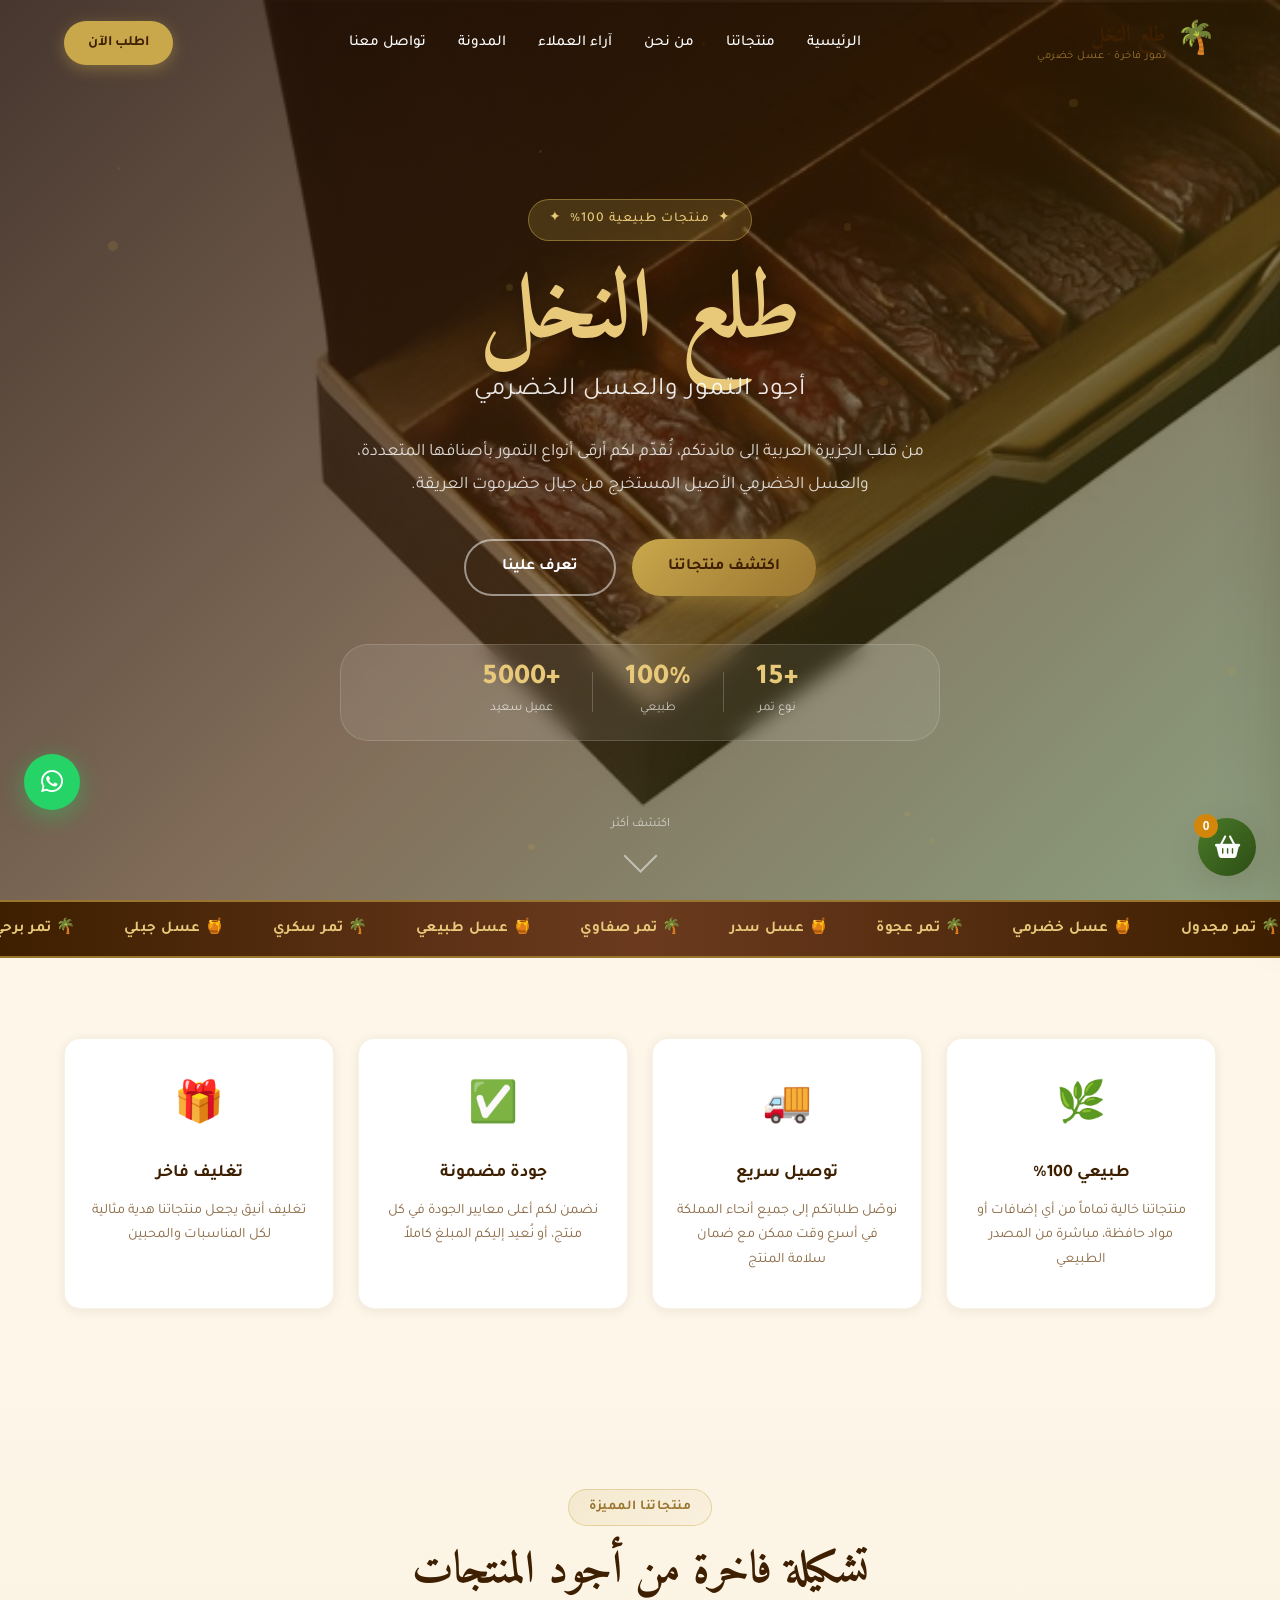
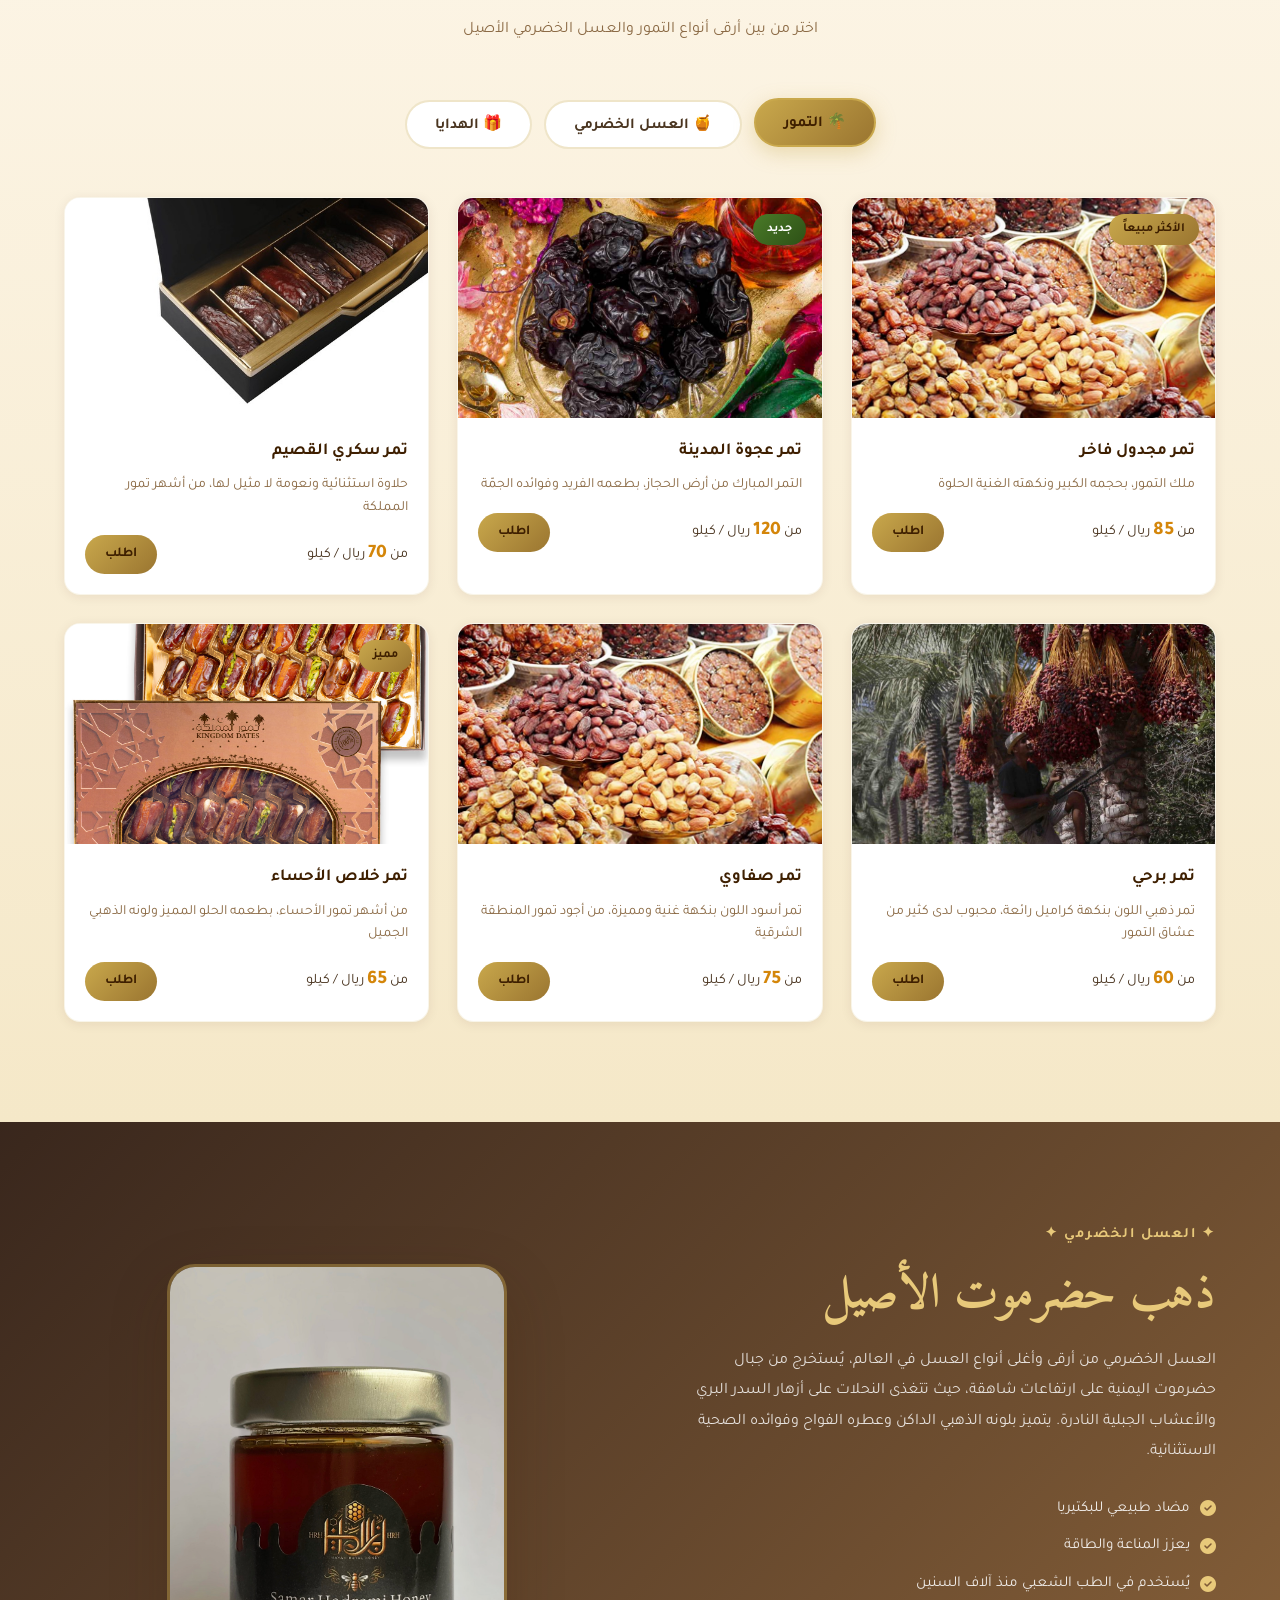
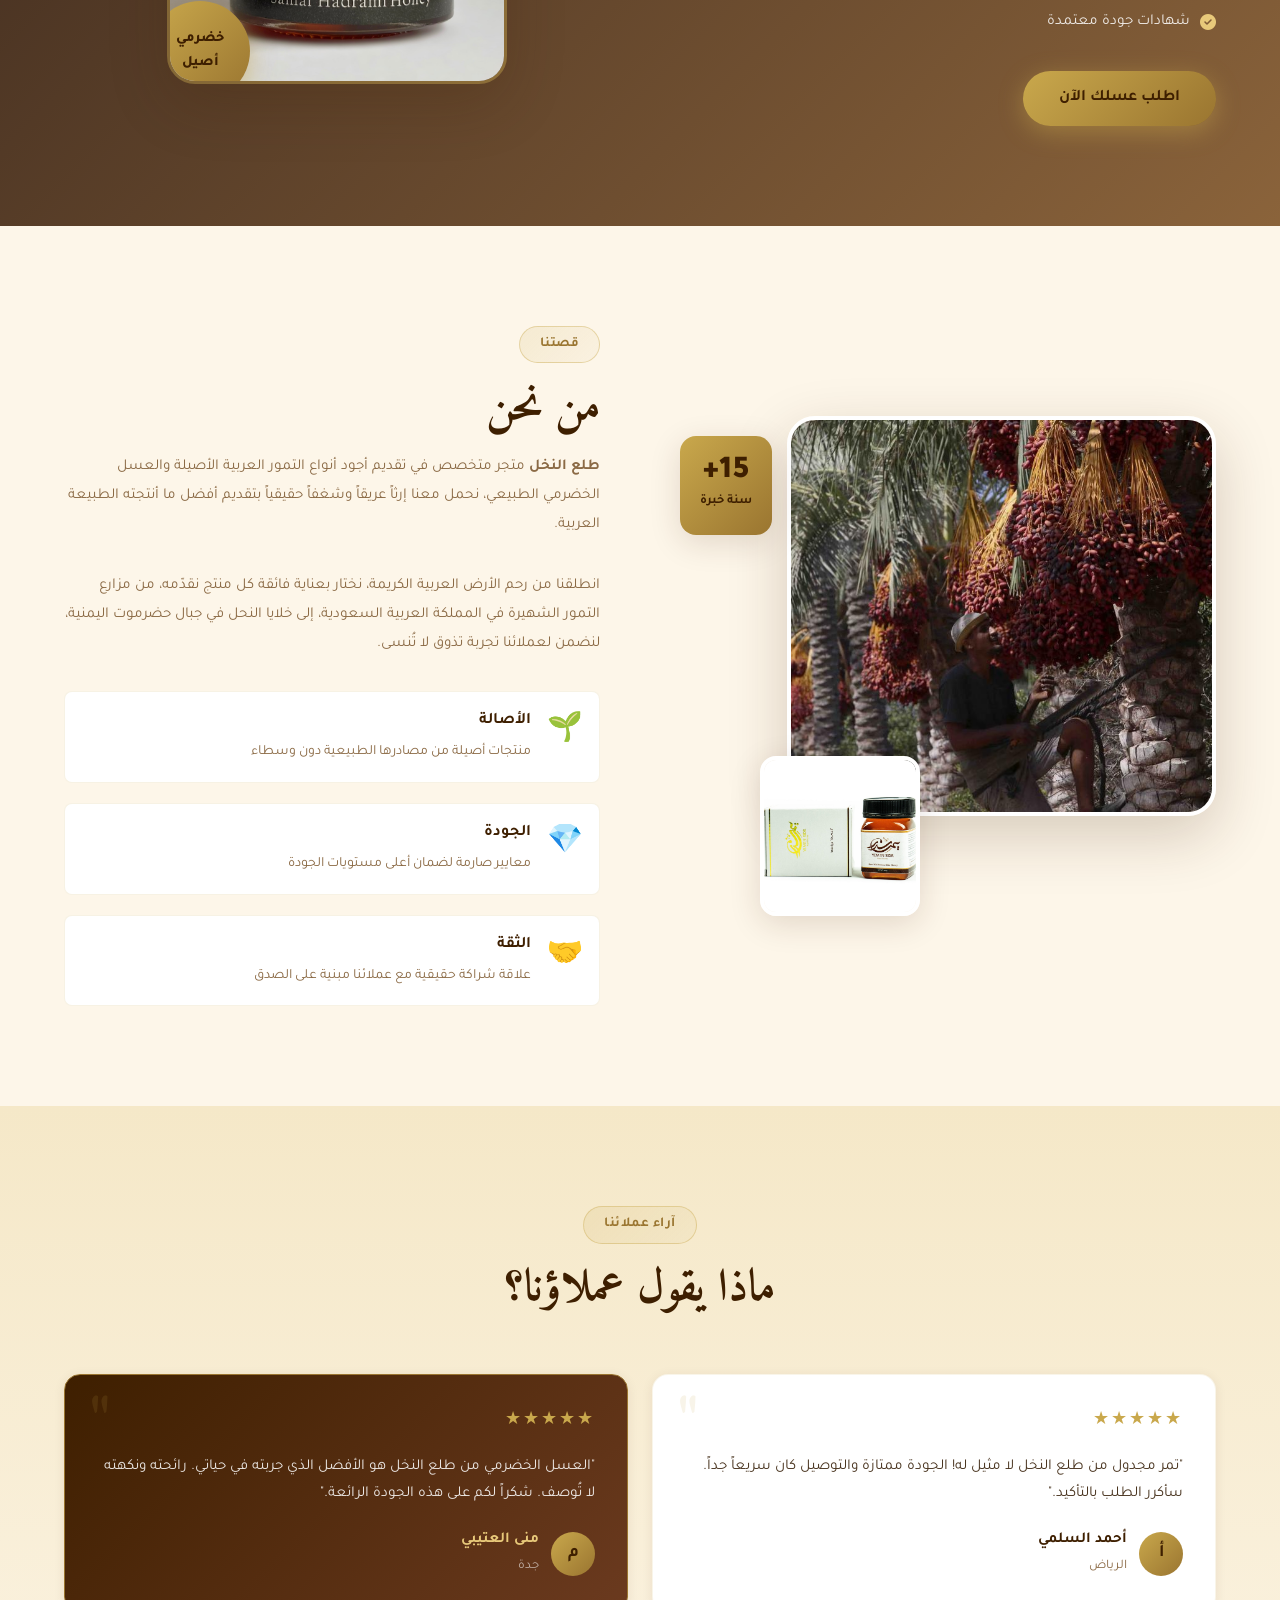
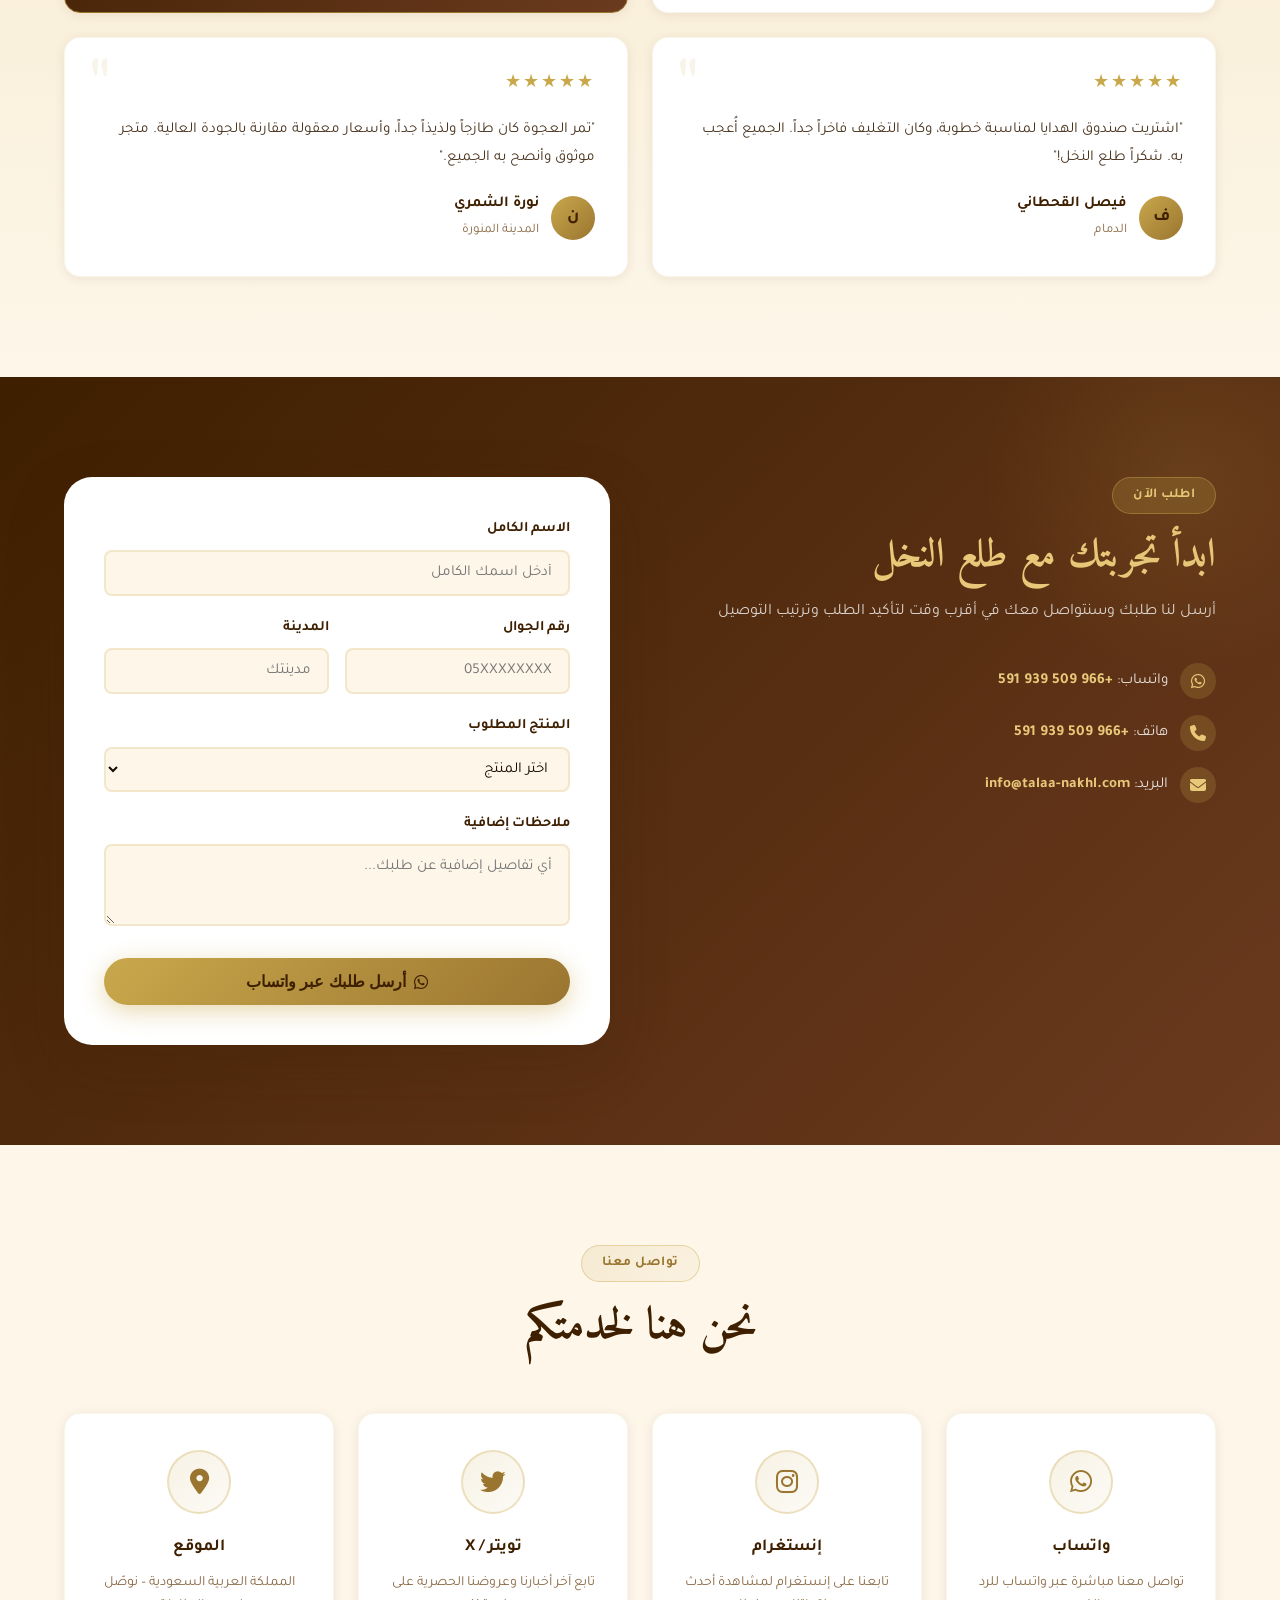
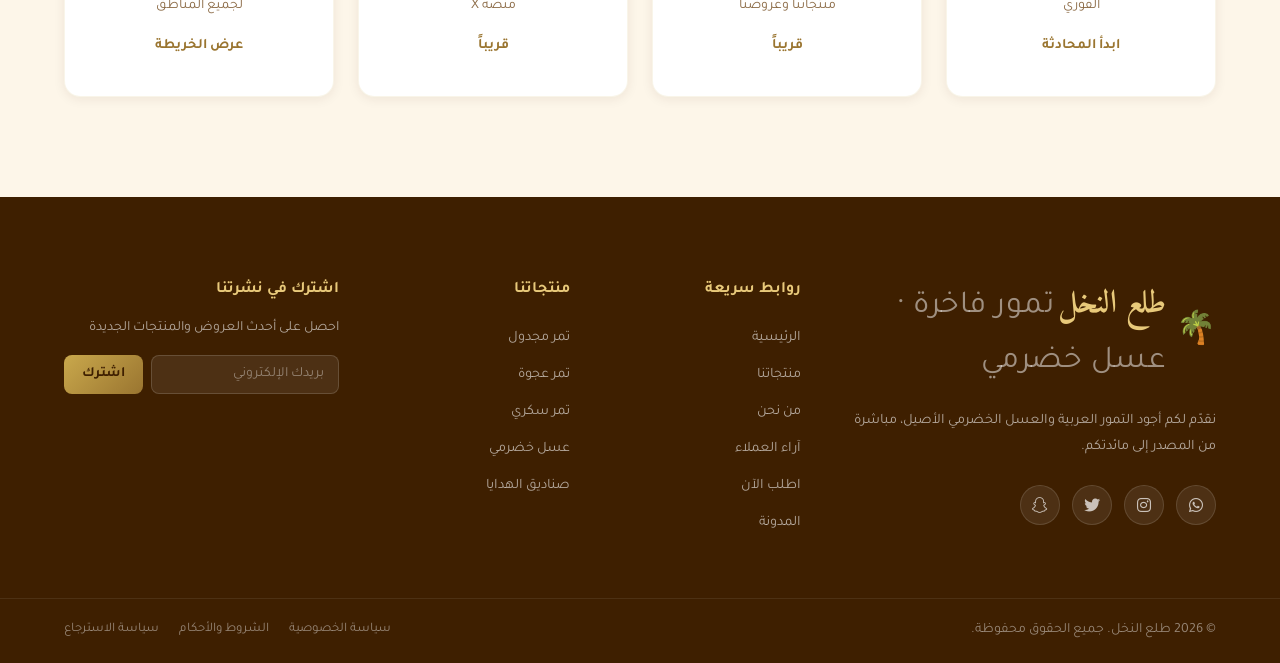
<file: index.html>
<!DOCTYPE html>
<html lang="ar" dir="rtl">
<head>
  <meta charset="UTF-8" />
  <meta name="viewport" content="width=device-width, initial-scale=1.0" />
  <title>طلع النخل | تمور فاخرة وعسل خضرمي أصيل</title>
  <meta name="description" content="متجر طلع النخل لبيع أجود التمور العربية الفاخرة (مجدول، عجوة، سكري، برحي، صفاوي، خلاص) والعسل الخضرمي الأصيل من جبال حضرموت. توصيل لجميع مناطق المملكة العربية السعودية." />
  <meta name="keywords" content="تمور، عسل خضرمي، تمر مجدول، تمر عجوة، تمر سكري، عسل سدر، تمور فاخرة، هدايا تمور، طلع النخل" />
  <meta name="robots" content="index, follow" />
  <link rel="canonical" href="https://zbawjeeh35-bot.github.io/talaa-nakhl/" />

  <!-- Open Graph -->
  <meta property="og:type" content="website" />
  <meta property="og:site_name" content="طلع النخل" />
  <meta property="og:title" content="طلع النخل | تمور فاخرة وعسل خضرمي أصيل" />
  <meta property="og:description" content="أجود التمور العربية والعسل الخضرمي الأصيل من قلب الجزيرة العربية إلى مائدتكم. توصيل لجميع مناطق المملكة." />
  <meta property="og:url" content="https://zbawjeeh35-bot.github.io/talaa-nakhl/" />
  <meta property="og:image" content="https://zbawjeeh35-bot.github.io/talaa-nakhl/images/dates-box.jpg" />
  <meta property="og:locale" content="ar_SA" />

  <!-- Twitter -->
  <meta name="twitter:card" content="summary_large_image" />
  <meta name="twitter:title" content="طلع النخل | تمور فاخرة وعسل خضرمي أصيل" />
  <meta name="twitter:description" content="أجود التمور العربية والعسل الخضرمي الأصيل. توصيل لجميع مناطق المملكة." />
  <meta name="twitter:image" content="https://zbawjeeh35-bot.github.io/talaa-nakhl/images/dates-box.jpg" />

  <!-- Favicon -->
  <link rel="icon" type="image/svg+xml" href="favicon.svg" />

  <link rel="preconnect" href="https://fonts.googleapis.com" />
  <link rel="preconnect" href="https://fonts.gstatic.com" crossorigin />
  <link href="https://fonts.googleapis.com/css2?family=Tajawal:wght@300;400;500;700;800;900&family=Amiri:ital,wght@0,400;0,700;1,400&display=swap" rel="stylesheet" />
  <link rel="stylesheet" href="https://cdnjs.cloudflare.com/ajax/libs/font-awesome/6.5.0/css/all.min.css" />
  <link rel="stylesheet" href="style.css" />

  <!-- JSON-LD: Store -->
  <script type="application/ld+json">
  {
    "@context": "https://schema.org",
    "@type": "Store",
    "name": "طلع النخل",
    "description": "متجر متخصص في بيع أجود التمور العربية الفاخرة والعسل الخضرمي الأصيل من جبال حضرموت.",
    "url": "https://zbawjeeh35-bot.github.io/talaa-nakhl/",
    "telephone": "+966531579987",
    "email": "info@talaa-nakhl.com",
    "address": { "@type": "PostalAddress", "addressCountry": "SA" },
    "priceRange": "60 - 500 SAR"
  }
  </script>

  <!-- JSON-LD: Product List -->
  <script type="application/ld+json">
  {
    "@context": "https://schema.org",
    "@type": "ItemList",
    "name": "منتجات طلع النخل",
    "itemListElement": [
      { "@type": "ListItem", "position": 1, "item": { "@type": "Product", "name": "تمر مجدول فاخر", "offers": { "@type": "Offer", "price": "85", "priceCurrency": "SAR" } } },
      { "@type": "ListItem", "position": 2, "item": { "@type": "Product", "name": "تمر عجوة المدينة", "offers": { "@type": "Offer", "price": "120", "priceCurrency": "SAR" } } },
      { "@type": "ListItem", "position": 3, "item": { "@type": "Product", "name": "تمر سكري القصيم", "offers": { "@type": "Offer", "price": "70", "priceCurrency": "SAR" } } },
      { "@type": "ListItem", "position": 4, "item": { "@type": "Product", "name": "تمر برحي", "offers": { "@type": "Offer", "price": "60", "priceCurrency": "SAR" } } },
      { "@type": "ListItem", "position": 5, "item": { "@type": "Product", "name": "تمر صفاوي", "offers": { "@type": "Offer", "price": "75", "priceCurrency": "SAR" } } },
      { "@type": "ListItem", "position": 6, "item": { "@type": "Product", "name": "تمر خلاص الأحساء", "offers": { "@type": "Offer", "price": "65", "priceCurrency": "SAR" } } },
      { "@type": "ListItem", "position": 7, "item": { "@type": "Product", "name": "عسل خضرمي أصيل", "offers": { "@type": "Offer", "price": "350", "priceCurrency": "SAR" } } },
      { "@type": "ListItem", "position": 8, "item": { "@type": "Product", "name": "عسل سدر خضرمي", "offers": { "@type": "Offer", "price": "500", "priceCurrency": "SAR" } } },
      { "@type": "ListItem", "position": 9, "item": { "@type": "Product", "name": "عسل جبلي طبيعي", "offers": { "@type": "Offer", "price": "280", "priceCurrency": "SAR" } } },
      { "@type": "ListItem", "position": 10, "item": { "@type": "Product", "name": "صندوق هدايا فاخر", "offers": { "@type": "Offer", "price": "250", "priceCurrency": "SAR" } } },
      { "@type": "ListItem", "position": 11, "item": { "@type": "Product", "name": "طقم رمضاني مميز", "offers": { "@type": "Offer", "price": "180", "priceCurrency": "SAR" } } },
      { "@type": "ListItem", "position": 12, "item": { "@type": "Product", "name": "طقم الأعراس الفاخر", "offers": { "@type": "Offer", "price": "400", "priceCurrency": "SAR" } } }
    ]
  }
  </script>
</head>
<body>

  <!-- ===== NAVBAR ===== -->
  <nav class="navbar" id="navbar">
    <div class="nav-container">
      <div class="nav-logo">
        <span class="logo-icon">🌴</span>
        <div class="logo-text">
          <span class="logo-main">طلع النخل</span>
          <span class="logo-sub">تمور فاخرة · عسل خضرمي</span>
        </div>
      </div>
      <ul class="nav-links">
        <li><a href="#hero">الرئيسية</a></li>
        <li><a href="#products">منتجاتنا</a></li>
        <li><a href="#about">من نحن</a></li>
        <li><a href="#testimonials">آراء العملاء</a></li>
        <li><a href="articles.html">المدونة</a></li>
        <li><a href="#contact">تواصل معنا</a></li>
      </ul>
      <a href="#order" class="nav-cta">اطلب الآن</a>
      <button class="hamburger" id="hamburger">
        <span></span><span></span><span></span>
      </button>
    </div>
  </nav>

  <!-- ===== HERO SECTION ===== -->
  <section class="hero" id="hero">
    <div class="hero-bg-overlay"></div>
    <div class="hero-particles" id="particles"></div>
    <div class="hero-content">
      <div class="hero-badge">
        <span>✦</span> منتجات طبيعية 100% <span>✦</span>
      </div>
      <h1 class="hero-title">
        <span class="title-line-1">طلع النخل</span>
        <span class="title-line-2">أجود التمور والعسل الخضرمي</span>
      </h1>
      <p class="hero-desc">
        من قلب الجزيرة العربية إلى مائدتكم، نُقدّم لكم أرقى أنواع التمور
        بأصنافها المتعددة، والعسل الخضرمي الأصيل المستخرج من جبال حضرموت العريقة.
      </p>
      <div class="hero-btns">
        <a href="#products" class="btn-primary">اكتشف منتجاتنا</a>
        <a href="#about" class="btn-secondary">تعرف علينا</a>
      </div>
      <div class="hero-stats">
        <div class="stat">
          <span class="stat-num">+15</span>
          <span class="stat-label">نوع تمر</span>
        </div>
        <div class="stat-divider"></div>
        <div class="stat">
          <span class="stat-num">100%</span>
          <span class="stat-label">طبيعي</span>
        </div>
        <div class="stat-divider"></div>
        <div class="stat">
          <span class="stat-num">+5000</span>
          <span class="stat-label">عميل سعيد</span>
        </div>
      </div>
    </div>
    <div class="hero-scroll">
      <span>اكتشف أكثر</span>
      <div class="scroll-arrow"></div>
    </div>
  </section>

  <!-- ===== MARQUEE STRIP ===== -->
  <div class="marquee-strip">
    <div class="marquee-track">
      <span>🌴 تمر مجدول</span>
      <span>🍯 عسل خضرمي</span>
      <span>🌴 تمر عجوة</span>
      <span>🍯 عسل سدر</span>
      <span>🌴 تمر صفاوي</span>
      <span>🍯 عسل طبيعي</span>
      <span>🌴 تمر سكري</span>
      <span>🍯 عسل جبلي</span>
      <span>🌴 تمر برحي</span>
      <span>🍯 عسل ملكي</span>
      <span>🌴 تمر مجدول</span>
      <span>🍯 عسل خضرمي</span>
      <span>🌴 تمر عجوة</span>
      <span>🍯 عسل سدر</span>
      <span>🌴 تمر صفاوي</span>
      <span>🍯 عسل طبيعي</span>
    </div>
  </div>

  <!-- ===== FEATURES SECTION ===== -->
  <section class="features">
    <div class="container">
      <div class="features-grid">
        <div class="feature-card" data-aos="fade-up">
          <div class="feature-icon">🌿</div>
          <h3>طبيعي 100%</h3>
          <p>منتجاتنا خالية تماماً من أي إضافات أو مواد حافظة، مباشرة من المصدر الطبيعي</p>
        </div>
        <div class="feature-card" data-aos="fade-up" data-aos-delay="100">
          <div class="feature-icon">🚚</div>
          <h3>توصيل سريع</h3>
          <p>نوصّل طلباتكم إلى جميع أنحاء المملكة في أسرع وقت ممكن مع ضمان سلامة المنتج</p>
        </div>
        <div class="feature-card" data-aos="fade-up" data-aos-delay="200">
          <div class="feature-icon">✅</div>
          <h3>جودة مضمونة</h3>
          <p>نضمن لكم أعلى معايير الجودة في كل منتج، أو نُعيد إليكم المبلغ كاملاً</p>
        </div>
        <div class="feature-card" data-aos="fade-up" data-aos-delay="300">
          <div class="feature-icon">🎁</div>
          <h3>تغليف فاخر</h3>
          <p>تغليف أنيق يجعل منتجاتنا هدية مثالية لكل المناسبات والمحبين</p>
        </div>
      </div>
    </div>
  </section>

  <!-- ===== PRODUCTS SECTION ===== -->
  <section class="products" id="products">
    <div class="container">
      <div class="section-header">
        <span class="section-tag">منتجاتنا المميزة</span>
        <h2 class="section-title">تشكيلة فاخرة من أجود المنتجات</h2>
        <p class="section-desc">اختر من بين أرقى أنواع التمور والعسل الخضرمي الأصيل</p>
      </div>

      <!-- Products Tabs -->
      <div class="products-tabs">
        <button class="tab-btn active" data-tab="dates">🌴 التمور</button>
        <button class="tab-btn" data-tab="honey">🍯 العسل الخضرمي</button>
        <button class="tab-btn" data-tab="gifts">🎁 الهدايا</button>
      </div>

      <!-- Dates Tab -->
      <div class="tab-content active" id="tab-dates">
        <div class="products-grid">

          <div class="product-card">
            <div class="product-badge">الأكثر مبيعاً</div>
            <div class="product-img-wrap">
              <img src="images/dates-variety.jpg" alt="تمر مجدول" loading="lazy" />
              <div class="product-overlay">
                <a href="#order" class="overlay-btn">اطلب الآن</a>
              </div>
            </div>
            <div class="product-info">
              <h3>تمر مجدول فاخر</h3>
              <p>ملك التمور، بحجمه الكبير ونكهته الغنية الحلوة</p>
              <div class="product-footer">
                <span class="product-price">من <strong>85</strong> ريال / كيلو</span>
                <a href="#order" class="product-btn">اطلب</a>
              </div>
            </div>
          </div>

          <div class="product-card">
            <div class="product-badge new">جديد</div>
            <div class="product-img-wrap">
              <img src="images/ajwa-dates.jpg" alt="تمر عجوة" loading="lazy" />
              <div class="product-overlay">
                <a href="#order" class="overlay-btn">اطلب الآن</a>
              </div>
            </div>
            <div class="product-info">
              <h3>تمر عجوة المدينة</h3>
              <p>التمر المبارك من أرض الحجاز، بطعمه الفريد وفوائده الجمّة</p>
              <div class="product-footer">
                <span class="product-price">من <strong>120</strong> ريال / كيلو</span>
                <a href="#order" class="product-btn">اطلب</a>
              </div>
            </div>
          </div>

          <div class="product-card">
            <div class="product-img-wrap">
              <img src="images/dates-hero.jpg" alt="تمر سكري" loading="lazy" />
              <div class="product-overlay">
                <a href="#order" class="overlay-btn">اطلب الآن</a>
              </div>
            </div>
            <div class="product-info">
              <h3>تمر سكري القصيم</h3>
              <p>حلاوة استثنائية ونعومة لا مثيل لها، من أشهر تمور المملكة</p>
              <div class="product-footer">
                <span class="product-price">من <strong>70</strong> ريال / كيلو</span>
                <a href="#order" class="product-btn">اطلب</a>
              </div>
            </div>
          </div>

          <div class="product-card">
            <div class="product-img-wrap">
              <img src="images/palm-tree.jpg" alt="تمر برحي" loading="lazy" />
              <div class="product-overlay">
                <a href="#order" class="overlay-btn">اطلب الآن</a>
              </div>
            </div>
            <div class="product-info">
              <h3>تمر برحي</h3>
              <p>تمر ذهبي اللون بنكهة كراميل رائعة، محبوب لدى كثير من عشاق التمور</p>
              <div class="product-footer">
                <span class="product-price">من <strong>60</strong> ريال / كيلو</span>
                <a href="#order" class="product-btn">اطلب</a>
              </div>
            </div>
          </div>

          <div class="product-card">
            <div class="product-img-wrap">
              <img src="images/dates-variety.jpg" alt="تمر صفاوي" loading="lazy" />
              <div class="product-overlay">
                <a href="#order" class="overlay-btn">اطلب الآن</a>
              </div>
            </div>
            <div class="product-info">
              <h3>تمر صفاوي</h3>
              <p>تمر أسود اللون بنكهة غنية ومميزة، من أجود تمور المنطقة الشرقية</p>
              <div class="product-footer">
                <span class="product-price">من <strong>75</strong> ريال / كيلو</span>
                <a href="#order" class="product-btn">اطلب</a>
              </div>
            </div>
          </div>

          <div class="product-card">
            <div class="product-badge">مميز</div>
            <div class="product-img-wrap">
              <img src="images/dates-box.jpg" alt="تمر خلاص" loading="lazy" />
              <div class="product-overlay">
                <a href="#order" class="overlay-btn">اطلب الآن</a>
              </div>
            </div>
            <div class="product-info">
              <h3>تمر خلاص الأحساء</h3>
              <p>من أشهر تمور الأحساء، بطعمه الحلو المميز ولونه الذهبي الجميل</p>
              <div class="product-footer">
                <span class="product-price">من <strong>65</strong> ريال / كيلو</span>
                <a href="#order" class="product-btn">اطلب</a>
              </div>
            </div>
          </div>

        </div>
      </div>

      <!-- Honey Tab -->
      <div class="tab-content" id="tab-honey">
        <div class="products-grid">

          <div class="product-card">
            <div class="product-badge">الأفضل</div>
            <div class="product-img-wrap">
              <img src="images/hadrami-honey.jpg" alt="عسل خضرمي" loading="lazy" />
              <div class="product-overlay">
                <a href="#order" class="overlay-btn">اطلب الآن</a>
              </div>
            </div>
            <div class="product-info">
              <h3>عسل خضرمي أصيل</h3>
              <p>من جبال حضرموت اليمنية العريقة، عسل طبيعي بنكهة لا تُنسى</p>
              <div class="product-footer">
                <span class="product-price">من <strong>350</strong> ريال / كيلو</span>
                <a href="#order" class="product-btn">اطلب</a>
              </div>
            </div>
          </div>

          <div class="product-card">
            <div class="product-badge new">نادر</div>
            <div class="product-img-wrap">
              <img src="images/honey.jpg" alt="عسل سدر" loading="lazy" />
              <div class="product-overlay">
                <a href="#order" class="overlay-btn">اطلب الآن</a>
              </div>
            </div>
            <div class="product-info">
              <h3>عسل سدر خضرمي</h3>
              <p>عسل السدر الخضرمي، من أغلى وأجود أنواع العسل في العالم</p>
              <div class="product-footer">
                <span class="product-price">من <strong>500</strong> ريال / كيلو</span>
                <a href="#order" class="product-btn">اطلب</a>
              </div>
            </div>
          </div>

          <div class="product-card">
            <div class="product-img-wrap">
              <img src="images/honey-bg.jpg" alt="عسل جبلي" loading="lazy" />
              <div class="product-overlay">
                <a href="#order" class="overlay-btn">اطلب الآن</a>
              </div>
            </div>
            <div class="product-info">
              <h3>عسل جبلي طبيعي</h3>
              <p>مجموع من أعالي الجبال، بنكهة زهور برية فريدة وفوائد صحية عديدة</p>
              <div class="product-footer">
                <span class="product-price">من <strong>280</strong> ريال / كيلو</span>
                <a href="#order" class="product-btn">اطلب</a>
              </div>
            </div>
          </div>

        </div>
      </div>

      <!-- Gifts Tab -->
      <div class="tab-content" id="tab-gifts">
        <div class="products-grid">

          <div class="product-card">
            <div class="product-badge">هدية مثالية</div>
            <div class="product-img-wrap">
              <img src="images/dates-box.jpg" alt="صندوق هدايا" loading="lazy" />
              <div class="product-overlay">
                <a href="#order" class="overlay-btn">اطلب الآن</a>
              </div>
            </div>
            <div class="product-info">
              <h3>صندوق هدايا فاخر</h3>
              <p>تشكيلة من أجود التمور مع عسل خضرمي في تغليف فاخر مناسب لكل المناسبات</p>
              <div class="product-footer">
                <span class="product-price">من <strong>250</strong> ريال</span>
                <a href="#order" class="product-btn">اطلب</a>
              </div>
            </div>
          </div>

          <div class="product-card">
            <div class="product-img-wrap">
              <img src="images/dates-variety.jpg" alt="طقم رمضاني" loading="lazy" />
              <div class="product-overlay">
                <a href="#order" class="overlay-btn">اطلب الآن</a>
              </div>
            </div>
            <div class="product-info">
              <h3>طقم رمضاني مميز</h3>
              <p>أجمل هدية في شهر رمضان المبارك، تمور متنوعة وعسل خضرمي أصيل</p>
              <div class="product-footer">
                <span class="product-price">من <strong>180</strong> ريال</span>
                <a href="#order" class="product-btn">اطلب</a>
              </div>
            </div>
          </div>

          <div class="product-card">
            <div class="product-badge new">جديد</div>
            <div class="product-img-wrap">
              <img src="images/hadrami-honey.jpg" alt="طقم العروس" loading="lazy" />
              <div class="product-overlay">
                <a href="#order" class="overlay-btn">اطلب الآن</a>
              </div>
            </div>
            <div class="product-info">
              <h3>طقم الأعراس الفاخر</h3>
              <p>هدية مميزة لمناسبات الأعراس والخطوبة، بتغليف ذهبي أنيق</p>
              <div class="product-footer">
                <span class="product-price">من <strong>400</strong> ريال</span>
                <a href="#order" class="product-btn">اطلب</a>
              </div>
            </div>
          </div>

        </div>
      </div>

    </div>
  </section>

  <!-- ===== HONEY BANNER ===== -->
  <section class="honey-banner">
    <div class="honey-banner-overlay"></div>
    <div class="container">
      <div class="honey-banner-content">
        <div class="honey-banner-text">
          <span class="honey-tag">✦ العسل الخضرمي ✦</span>
          <h2>ذهب حضرموت الأصيل</h2>
          <p>
            العسل الخضرمي من أرقى وأغلى أنواع العسل في العالم، يُستخرج من جبال
            حضرموت اليمنية على ارتفاعات شاهقة، حيث تتغذى النحلات على أزهار
            السدر البري والأعشاب الجبلية النادرة. يتميز بلونه الذهبي الداكن
            وعطره الفواح وفوائده الصحية الاستثنائية.
          </p>
          <ul class="honey-features">
            <li><i class="fas fa-check-circle"></i> مضاد طبيعي للبكتيريا</li>
            <li><i class="fas fa-check-circle"></i> يعزز المناعة والطاقة</li>
            <li><i class="fas fa-check-circle"></i> يُستخدم في الطب الشعبي منذ آلاف السنين</li>
            <li><i class="fas fa-check-circle"></i> شهادات جودة معتمدة</li>
          </ul>
          <a href="#order" class="btn-primary">اطلب عسلك الآن</a>
        </div>
        <div class="honey-banner-img">
          <div class="honey-img-frame">
            <img src="images/hadrami-honey.jpg" alt="عسل خضرمي" />
            <div class="honey-badge-circle">
              <span>خضرمي</span>
              <span>أصيل</span>
            </div>
          </div>
        </div>
      </div>
    </div>
  </section>

  <!-- ===== ABOUT SECTION ===== -->
  <section class="about" id="about">
    <div class="container">
      <div class="about-grid">
        <div class="about-img-side">
          <div class="about-img-main">
            <img src="images/palm-tree.jpg" alt="نخيل طلع النخل" />
          </div>
          <div class="about-img-badge">
            <span class="badge-num">15+</span>
            <span class="badge-text">سنة خبرة</span>
          </div>
          <div class="about-img-float">
            <img src="images/honey.jpg" alt="عسل طبيعي" />
          </div>
        </div>
        <div class="about-text-side">
          <span class="section-tag">قصتنا</span>
          <h2 class="section-title">من نحن</h2>
          <p class="about-lead">
            <strong>طلع النخل</strong> متجر متخصص في تقديم أجود أنواع التمور
            العربية الأصيلة والعسل الخضرمي الطبيعي، نحمل معنا إرثاً عريقاً
            وشغفاً حقيقياً بتقديم أفضل ما أنتجته الطبيعة العربية.
          </p>
          <p>
            انطلقنا من رحم الأرض العربية الكريمة، نختار بعناية فائقة كل منتج
            نقدّمه، من مزارع التمور الشهيرة في المملكة العربية السعودية، إلى
            خلايا النحل في جبال حضرموت اليمنية، لنضمن لعملائنا تجربة تذوق
            لا تُنسى.
          </p>
          <div class="about-values">
            <div class="value-item">
              <div class="value-icon">🌱</div>
              <div>
                <h4>الأصالة</h4>
                <p>منتجات أصيلة من مصادرها الطبيعية دون وسطاء</p>
              </div>
            </div>
            <div class="value-item">
              <div class="value-icon">💎</div>
              <div>
                <h4>الجودة</h4>
                <p>معايير صارمة لضمان أعلى مستويات الجودة</p>
              </div>
            </div>
            <div class="value-item">
              <div class="value-icon">🤝</div>
              <div>
                <h4>الثقة</h4>
                <p>علاقة شراكة حقيقية مع عملائنا مبنية على الصدق</p>
              </div>
            </div>
          </div>
        </div>
      </div>
    </div>
  </section>

  <!-- ===== TESTIMONIALS ===== -->
  <section class="testimonials" id="testimonials">
    <div class="container">
      <div class="section-header">
        <span class="section-tag">آراء عملائنا</span>
        <h2 class="section-title">ماذا يقول عملاؤنا؟</h2>
      </div>
      <div class="testimonials-grid">
        <div class="testimonial-card">
          <div class="stars">★★★★★</div>
          <p>"تمر مجدول من طلع النخل لا مثيل له! الجودة ممتازة والتوصيل كان سريعاً جداً. سأكرر الطلب بالتأكيد."</p>
          <div class="testimonial-author">
            <div class="author-avatar">أ</div>
            <div>
              <strong>أحمد السلمي</strong>
              <span>الرياض</span>
            </div>
          </div>
        </div>
        <div class="testimonial-card featured">
          <div class="stars">★★★★★</div>
          <p>"العسل الخضرمي من طلع النخل هو الأفضل الذي جربته في حياتي. رائحته ونكهته لا تُوصف. شكراً لكم على هذه الجودة الرائعة."</p>
          <div class="testimonial-author">
            <div class="author-avatar">م</div>
            <div>
              <strong>منى العتيبي</strong>
              <span>جدة</span>
            </div>
          </div>
        </div>
        <div class="testimonial-card">
          <div class="stars">★★★★★</div>
          <p>"اشتريت صندوق الهدايا لمناسبة خطوبة، وكان التغليف فاخراً جداً. الجميع أُعجب به. شكراً طلع النخل!"</p>
          <div class="testimonial-author">
            <div class="author-avatar">ف</div>
            <div>
              <strong>فيصل القحطاني</strong>
              <span>الدمام</span>
            </div>
          </div>
        </div>
        <div class="testimonial-card">
          <div class="stars">★★★★★</div>
          <p>"تمر العجوة كان طازجاً ولذيذاً جداً، وأسعار معقولة مقارنة بالجودة العالية. متجر موثوق وأنصح به الجميع."</p>
          <div class="testimonial-author">
            <div class="author-avatar">ن</div>
            <div>
              <strong>نورة الشمري</strong>
              <span>المدينة المنورة</span>
            </div>
          </div>
        </div>
      </div>
    </div>
  </section>

  <!-- ===== ORDER SECTION ===== -->
  <section class="order-section" id="order">
    <div class="container">
      <div class="order-wrapper">
        <div class="order-text">
          <span class="section-tag">اطلب الآن</span>
          <h2>ابدأ تجربتك مع طلع النخل</h2>
          <p>أرسل لنا طلبك وسنتواصل معك في أقرب وقت لتأكيد الطلب وترتيب التوصيل</p>
          <div class="order-contact-info">
            <div class="contact-item">
              <i class="fab fa-whatsapp"></i>
              <span>واتساب: <strong>+966 509 939 591</strong></span>
            </div>
            <div class="contact-item">
              <i class="fas fa-phone"></i>
              <span>هاتف: <strong>+966 509 939 591</strong></span>
            </div>
            <div class="contact-item">
              <i class="fas fa-envelope"></i>
              <span>البريد: <strong>info@talaa-nakhl.com</strong></span>
            </div>
          </div>
        </div>
        <form class="order-form" id="orderForm">
          <div class="form-group">
            <label>الاسم الكامل</label>
            <input type="text" placeholder="أدخل اسمك الكامل" required />
          </div>
          <div class="form-row">
            <div class="form-group">
              <label>رقم الجوال</label>
              <input type="tel" placeholder="05XXXXXXXX" required />
            </div>
            <div class="form-group">
              <label>المدينة</label>
              <input type="text" placeholder="مدينتك" required />
            </div>
          </div>
          <div class="form-group">
            <label>المنتج المطلوب</label>
            <select required>
              <option value="">اختر المنتج</option>
              <optgroup label="التمور">
                <option>تمر مجدول فاخر</option>
                <option>تمر عجوة المدينة</option>
                <option>تمر سكري القصيم</option>
                <option>تمر برحي</option>
                <option>تمر صفاوي</option>
                <option>تمر خلاص الأحساء</option>
              </optgroup>
              <optgroup label="العسل الخضرمي">
                <option>عسل خضرمي أصيل</option>
                <option>عسل سدر خضرمي</option>
                <option>عسل جبلي طبيعي</option>
              </optgroup>
              <optgroup label="الهدايا">
                <option>صندوق هدايا فاخر</option>
                <option>طقم رمضاني مميز</option>
                <option>طقم الأعراس الفاخر</option>
              </optgroup>
            </select>
          </div>
          <div class="form-group">
            <label>ملاحظات إضافية</label>
            <textarea placeholder="أي تفاصيل إضافية عن طلبك..." rows="3"></textarea>
          </div>
          <button type="submit" class="btn-primary full-width">
            <i class="fab fa-whatsapp"></i> أرسل طلبك عبر واتساب
          </button>
        </form>
      </div>
    </div>
  </section>

  <!-- ===== CONTACT SECTION ===== -->
  <section class="contact" id="contact">
    <div class="container">
      <div class="section-header">
        <span class="section-tag">تواصل معنا</span>
        <h2 class="section-title">نحن هنا لخدمتكم</h2>
      </div>
      <div class="contact-grid">
        <div class="contact-card">
          <div class="contact-icon"><i class="fab fa-whatsapp"></i></div>
          <h3>واتساب</h3>
          <p>تواصل معنا مباشرة عبر واتساب للرد الفوري</p>
          <a href="https://wa.me/966531579987" class="contact-link">ابدأ المحادثة</a>
        </div>
        <div class="contact-card">
          <div class="contact-icon"><i class="fab fa-instagram"></i></div>
          <h3>إنستغرام</h3>
          <p>تابعنا على إنستغرام لمشاهدة أحدث منتجاتنا وعروضنا</p>
          <a href="#" class="contact-link">قريباً</a>
        </div>
        <div class="contact-card">
          <div class="contact-icon"><i class="fab fa-twitter"></i></div>
          <h3>تويتر / X</h3>
          <p>تابع آخر أخبارنا وعروضنا الحصرية على منصة X</p>
          <a href="#" class="contact-link">قريباً</a>
        </div>
        <div class="contact-card">
          <div class="contact-icon"><i class="fas fa-map-marker-alt"></i></div>
          <h3>الموقع</h3>
          <p>المملكة العربية السعودية – نوصّل لجميع المناطق</p>
          <a href="https://share.google/MZjRqeio7hYA7Zbxk" target="_blank" class="contact-link">عرض الخريطة</a>
        </div>
      </div>
    </div>
  </section>

  <!-- ===== FOOTER ===== -->
  <footer class="footer">
    <div class="footer-top">
      <div class="container">
        <div class="footer-grid">
          <div class="footer-brand">
            <div class="footer-logo">
              <span>🌴</span>
              <div>
                <span class="logo-main">طلع النخل</span>
                <span class="logo-sub">تمور فاخرة · عسل خضرمي</span>
              </div>
            </div>
            <p>نقدّم لكم أجود التمور العربية والعسل الخضرمي الأصيل، مباشرة من المصدر إلى مائدتكم.</p>
            <div class="footer-social">
              <a href="https://wa.me/966531579987" target="_blank"><i class="fab fa-whatsapp"></i></a>
              <a href="#"><i class="fab fa-instagram"></i></a>
              <a href="#"><i class="fab fa-twitter"></i></a>
              <a href="#"><i class="fab fa-snapchat"></i></a>
            </div>
          </div>
          <div class="footer-links">
            <h4>روابط سريعة</h4>
            <ul>
              <li><a href="#hero">الرئيسية</a></li>
              <li><a href="#products">منتجاتنا</a></li>
              <li><a href="#about">من نحن</a></li>
              <li><a href="#testimonials">آراء العملاء</a></li>
              <li><a href="#order">اطلب الآن</a></li>
              <li><a href="articles.html">المدونة</a></li>
            </ul>
          </div>
          <div class="footer-links">
            <h4>منتجاتنا</h4>
            <ul>
              <li><a href="#products">تمر مجدول</a></li>
              <li><a href="#products">تمر عجوة</a></li>
              <li><a href="#products">تمر سكري</a></li>
              <li><a href="#products">عسل خضرمي</a></li>
              <li><a href="#products">صناديق الهدايا</a></li>
            </ul>
          </div>
          <div class="footer-newsletter">
            <h4>اشترك في نشرتنا</h4>
            <p>احصل على أحدث العروض والمنتجات الجديدة</p>
            <div class="newsletter-form">
              <input type="email" placeholder="بريدك الإلكتروني" />
              <button>اشترك</button>
            </div>
          </div>
        </div>
      </div>
    </div>
    <div class="footer-bottom">
      <div class="container">
        <p>© 2026 طلع النخل. جميع الحقوق محفوظة.</p>
        <div class="footer-bottom-links">
          <a href="privacy.html">سياسة الخصوصية</a>
          <a href="terms.html">الشروط والأحكام</a>
          <a href="return.html">سياسة الاسترجاع</a>
        </div>
      </div>
    </div>
  </footer>

  <!-- ===== WHATSAPP FLOAT ===== -->
  <a href="https://wa.me/966531579987" class="whatsapp-float" target="_blank">
    <i class="fab fa-whatsapp"></i>
    <span class="whatsapp-tooltip">تواصل معنا</span>
  </a>

  <!-- ===== BACK TO TOP ===== -->
  <button class="back-to-top" id="backToTop">
    <i class="fas fa-chevron-up"></i>
  </button>

  <!-- ===== CART FLOAT ===== -->
  <button class="cart-float" id="cartFloat" aria-label="سلة المشتريات">
    <i class="fas fa-shopping-basket"></i>
    <span class="cart-count" id="cartCount">0</span>
  </button>

  <!-- ===== CART DRAWER ===== -->
  <div class="cart-overlay" id="cartOverlay"></div>
  <aside class="cart-drawer" id="cartDrawer" aria-label="سلة المشتريات">
    <div class="cart-header">
      <h3><i class="fas fa-shopping-basket"></i> سلة المشتريات</h3>
      <button class="cart-close" id="cartClose" aria-label="إغلاق"><i class="fas fa-times"></i></button>
    </div>
    <div class="cart-body">
      <div class="cart-empty" id="cartEmpty">
        <span>🛒</span>
        <p>سلتك فارغة</p>
        <small>أضف منتجاتك المفضلة من قسم المنتجات</small>
      </div>
      <div class="cart-items" id="cartItems"></div>
      <div class="cart-checkout" id="cartCheckout">
        <div class="cart-form">
          <input type="text" id="cartName" placeholder="الاسم الكامل" />
          <input type="tel" id="cartPhone" placeholder="رقم الجوال (05XXXXXXXX)" />
          <input type="text" id="cartCity" placeholder="المدينة" />
        </div>
        <div class="cart-total">
          <span>الإجمالي التقريبي</span>
          <strong id="cartTotal">0 ريال</strong>
        </div>
        <button class="btn-primary full-width" id="checkoutBtn">
          <i class="fab fa-whatsapp"></i> إتمام الطلب عبر واتساب
        </button>
        <p class="cart-note">* الأسعار «تبدأ من»، ويتم تأكيد السعر النهائي عند التواصل.</p>
      </div>
    </div>
  </aside>

  <!-- ===== TOAST ===== -->
  <div class="toast" id="toast"></div>

  <script src="script.js"></script>
</body>
</html>
</file>
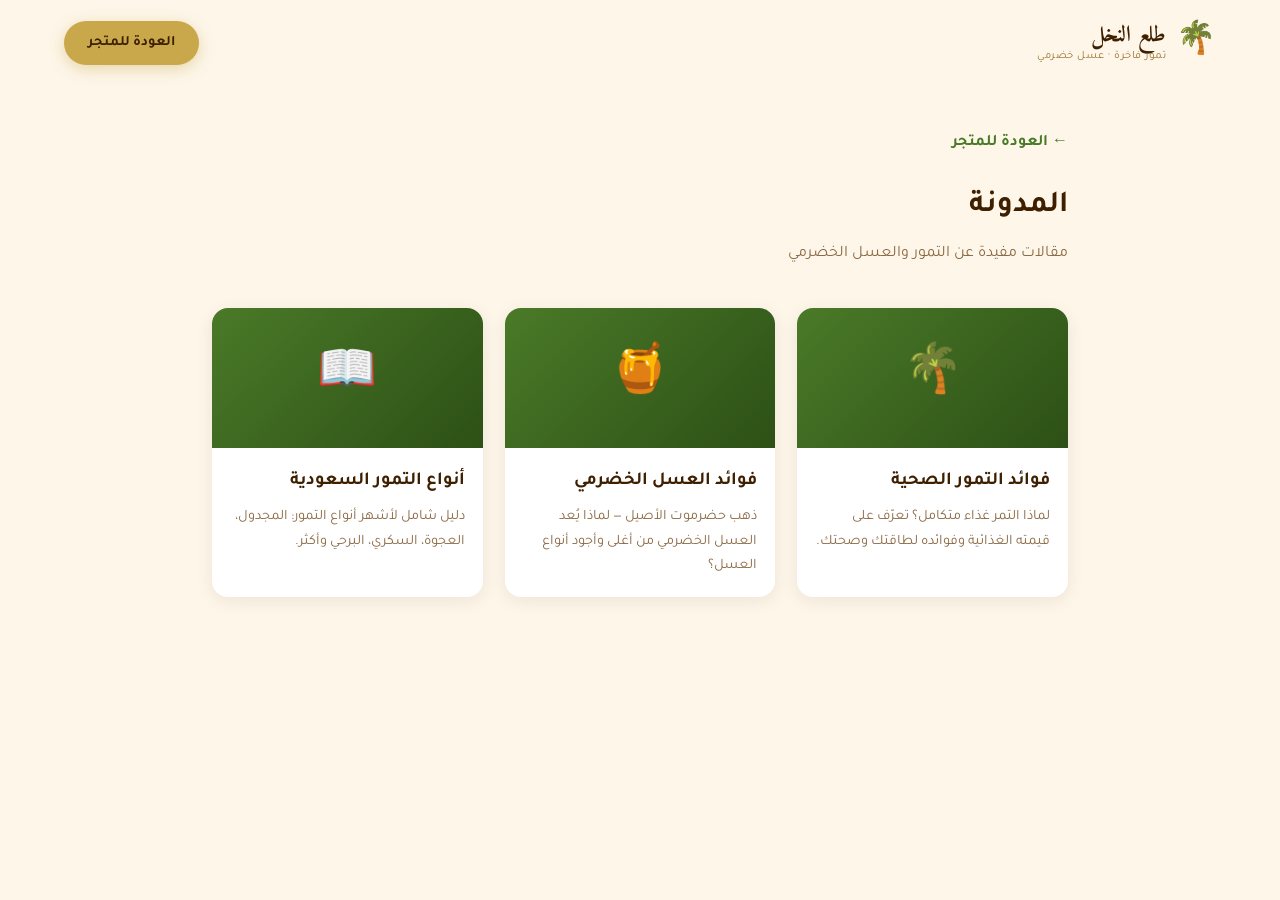
<file: articles.html>
<!DOCTYPE html>
<html lang="ar" dir="rtl">
<head>
  <meta charset="UTF-8" />
  <meta name="viewport" content="width=device-width, initial-scale=1.0" />
  <title>المدونة | طلع النخل — مقالات عن التمور والعسل</title>
  <meta name="description" content="مقالات عن فوائد التمور، أنواع التمور السعودية، وفوائد العسل الخضرمي الأصيل من متجر طلع النخل." />
  <meta name="robots" content="index, follow" />
  <link rel="canonical" href="https://zbawjeeh35-bot.github.io/talaa-nakhl/articles.html" />
  <link rel="icon" type="image/svg+xml" href="favicon.svg" />
  <link rel="preconnect" href="https://fonts.googleapis.com" />
  <link rel="preconnect" href="https://fonts.gstatic.com" crossorigin />
  <link href="https://fonts.googleapis.com/css2?family=Tajawal:wght@300;400;500;700;800;900&family=Amiri:ital,wght@0,400;0,700;1,400&display=swap" rel="stylesheet" />
  <link rel="stylesheet" href="https://cdnjs.cloudflare.com/ajax/libs/font-awesome/6.5.0/css/all.min.css" />
  <link rel="stylesheet" href="style.css" />
  <style>
    .page { max-width: 900px; margin: 0 auto; padding: 130px 22px 60px; }
    .page h1 { color: #3E1F00; font-size: 1.9rem; margin-bottom: 0.5rem; }
    .page .sub { color: #8B6A45; margin-bottom: 2.5rem; }
    .back-link { display: inline-block; margin-bottom: 1.5rem; color: #4A7A28; text-decoration: none; font-weight: 700; }
    .blog-grid { display: grid; grid-template-columns: repeat(auto-fit, minmax(260px, 1fr)); gap: 22px; }
    .blog-card { background: #fff; border-radius: 16px; overflow: hidden; box-shadow: 0 4px 18px rgba(62,31,0,0.08); transition: all .3s; text-decoration: none; display: block; }
    .blog-card:hover { transform: translateY(-4px); box-shadow: 0 12px 32px rgba(62,31,0,0.14); }
    .blog-card .thumb { height: 140px; background: linear-gradient(135deg, #4A7A28, #2D5016); display: flex; align-items: center; justify-content: center; font-size: 3rem; }
    .blog-card .body { padding: 18px; }
    .blog-card h3 { color: #3E1F00; font-size: 1.15rem; margin: 0 0 8px; }
    .blog-card p { color: #8B6A45; font-size: 0.9rem; line-height: 1.7; margin: 0; }
  </style>
</head>
<body>
  <nav class="navbar" id="navbar">
    <div class="nav-container">
      <div class="nav-logo">
        <span class="logo-icon">🌴</span>
        <div class="logo-text"><span class="logo-main">طلع النخل</span><span class="logo-sub">تمور فاخرة · عسل خضرمي</span></div>
      </div>
      <a href="index.html" class="nav-cta">العودة للمتجر</a>
    </div>
  </nav>

  <div class="page">
    <a href="index.html" class="back-link">← العودة للمتجر</a>
    <h1>المدونة</h1>
    <p class="sub">مقالات مفيدة عن التمور والعسل الخضرمي</p>

    <div class="blog-grid">
      <a href="articles/dates-benefits.html" class="blog-card">
        <div class="thumb">🌴</div>
        <div class="body">
          <h3>فوائد التمور الصحية</h3>
          <p>لماذا التمر غذاء متكامل؟ تعرّف على قيمته الغذائية وفوائده لطاقتك وصحتك.</p>
        </div>
      </a>
      <a href="articles/honey-benefits.html" class="blog-card">
        <div class="thumb">🍯</div>
        <div class="body">
          <h3>فوائد العسل الخضرمي</h3>
          <p>ذهب حضرموت الأصيل — لماذا يُعد العسل الخضرمي من أغلى وأجود أنواع العسل؟</p>
        </div>
      </a>
      <a href="articles/dates-types.html" class="blog-card">
        <div class="thumb">📖</div>
        <div class="body">
          <h3>أنواع التمور السعودية</h3>
          <p>دليل شامل لأشهر أنواع التمور: المجدول، العجوة، السكري، البرحي وأكثر.</p>
        </div>
      </a>
    </div>
  </div>
</body>
</html>
</file>
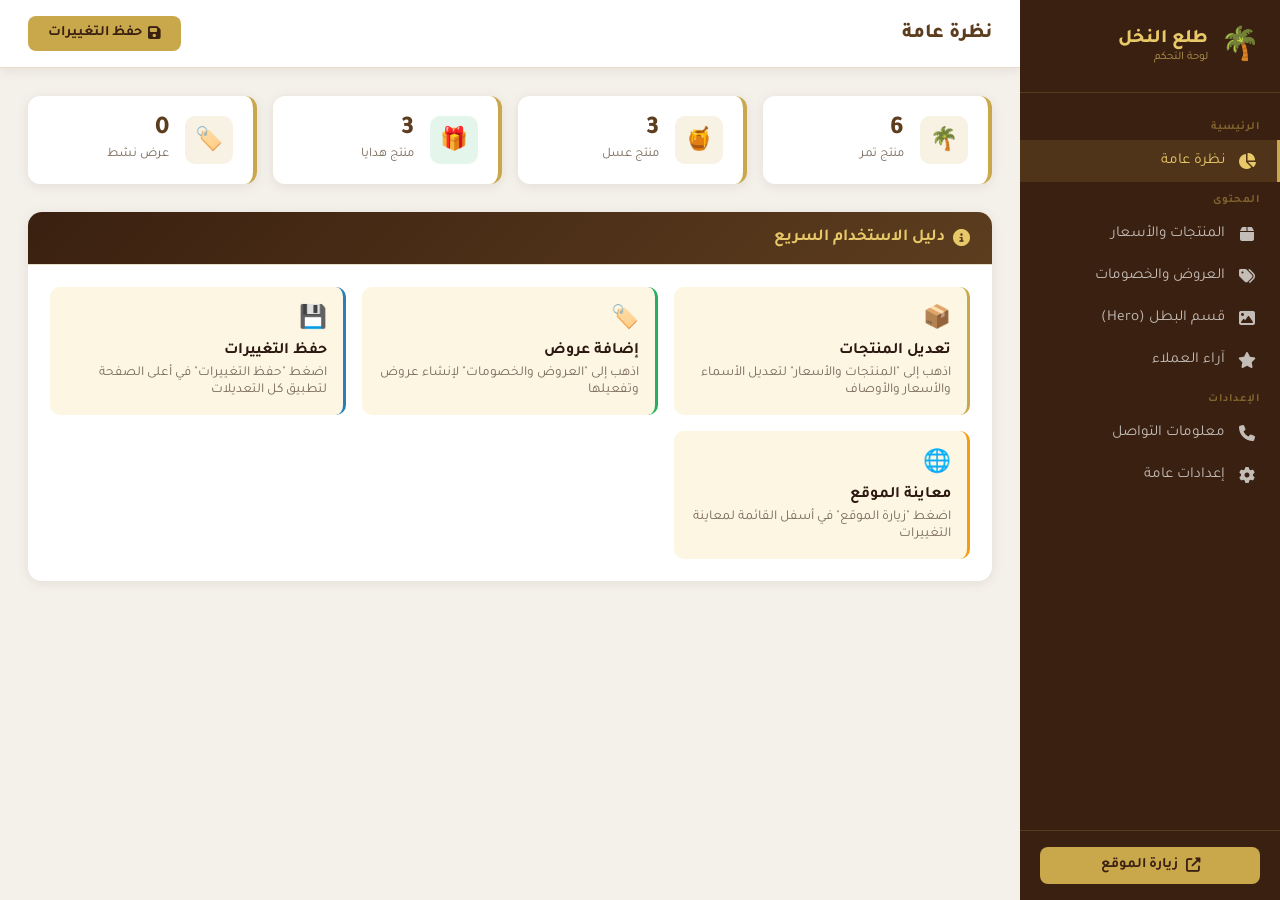
<file: dashboard.html>
<!DOCTYPE html>
<html lang="ar" dir="rtl">
<head>
  <meta charset="UTF-8" />
  <meta name="viewport" content="width=device-width, initial-scale=1.0" />
  <title>لوحة التحكم | طلع النخل</title>
  <link rel="preconnect" href="https://fonts.googleapis.com" />
  <link href="https://fonts.googleapis.com/css2?family=Tajawal:wght@300;400;500;700;800&display=swap" rel="stylesheet" />
  <link rel="stylesheet" href="https://cdnjs.cloudflare.com/ajax/libs/font-awesome/6.5.0/css/all.min.css" />
  <style>
    :root {
      --gold: #c9a84c;
      --gold-light: #e8c96a;
      --gold-dark: #a07830;
      --brown: #5c3d1e;
      --brown-dark: #3a2010;
      --cream: #fdf6e3;
      --white: #ffffff;
      --sidebar-w: 260px;
      --danger: #e74c3c;
      --success: #27ae60;
      --info: #2980b9;
      --warning: #f39c12;
      --bg: #f4f1eb;
      --card-bg: #ffffff;
      --text: #2c1810;
      --text-muted: #7a6a5a;
      --border: #e8dcc8;
      --shadow: 0 2px 12px rgba(92,61,30,0.10);
    }
    * { margin: 0; padding: 0; box-sizing: border-box; }
    body { font-family: 'Tajawal', sans-serif; background: var(--bg); color: var(--text); min-height: 100vh; display: flex; }

    /* ===== SIDEBAR ===== */
    .sidebar {
      width: var(--sidebar-w);
      background: var(--brown-dark);
      min-height: 100vh;
      position: fixed;
      top: 0; right: 0;
      display: flex; flex-direction: column;
      z-index: 100;
      transition: transform 0.3s;
    }
    .sidebar-logo {
      padding: 24px 20px;
      border-bottom: 1px solid rgba(201,168,76,0.2);
      display: flex; align-items: center; gap: 12px;
    }
    .sidebar-logo .logo-icon { font-size: 2rem; }
    .sidebar-logo .logo-text { color: var(--gold-light); }
    .sidebar-logo .logo-main { display: block; font-size: 1.2rem; font-weight: 800; }
    .sidebar-logo .logo-sub { display: block; font-size: 0.72rem; opacity: 0.7; }
    .sidebar-nav { flex: 1; padding: 16px 0; overflow-y: auto; }
    .nav-section-title {
      color: rgba(201,168,76,0.5);
      font-size: 0.7rem;
      font-weight: 700;
      letter-spacing: 1px;
      padding: 12px 20px 6px;
      text-transform: uppercase;
    }
    .nav-item {
      display: flex; align-items: center; gap: 12px;
      padding: 12px 20px;
      color: rgba(255,255,255,0.7);
      cursor: pointer;
      transition: all 0.2s;
      border-right: 3px solid transparent;
      font-size: 0.95rem;
    }
    .nav-item:hover { background: rgba(201,168,76,0.1); color: var(--gold-light); }
    .nav-item.active { background: rgba(201,168,76,0.15); color: var(--gold-light); border-right-color: var(--gold); }
    .nav-item i { width: 20px; text-align: center; font-size: 1rem; }
    .sidebar-footer {
      padding: 16px 20px;
      border-top: 1px solid rgba(201,168,76,0.2);
    }
    .visit-site-btn {
      display: flex; align-items: center; gap: 8px;
      background: var(--gold);
      color: var(--brown-dark);
      padding: 10px 16px;
      border-radius: 8px;
      text-decoration: none;
      font-weight: 700;
      font-size: 0.9rem;
      transition: background 0.2s;
      justify-content: center;
    }
    .visit-site-btn:hover { background: var(--gold-light); }

    /* ===== MAIN ===== */
    .main {
      margin-right: var(--sidebar-w);
      flex: 1;
      display: flex; flex-direction: column;
      min-height: 100vh;
    }
    .topbar {
      background: var(--white);
      padding: 16px 28px;
      display: flex; align-items: center; justify-content: space-between;
      border-bottom: 1px solid var(--border);
      box-shadow: var(--shadow);
      position: sticky; top: 0; z-index: 50;
    }
    .topbar-title { font-size: 1.25rem; font-weight: 800; color: var(--brown); }
    .topbar-actions { display: flex; align-items: center; gap: 12px; }
    .save-all-btn {
      background: var(--gold);
      color: var(--brown-dark);
      border: none;
      padding: 9px 20px;
      border-radius: 8px;
      font-family: 'Tajawal', sans-serif;
      font-weight: 700;
      font-size: 0.9rem;
      cursor: pointer;
      display: flex; align-items: center; gap: 6px;
      transition: background 0.2s;
    }
    .save-all-btn:hover { background: var(--gold-light); }
    .hamburger-btn {
      display: none;
      background: none; border: none;
      font-size: 1.4rem; cursor: pointer; color: var(--brown);
    }

    /* ===== CONTENT ===== */
    .content { padding: 28px; flex: 1; }
    .page { display: none; }
    .page.active { display: block; }

    /* ===== CARDS ===== */
    .stats-grid {
      display: grid;
      grid-template-columns: repeat(auto-fit, minmax(180px, 1fr));
      gap: 16px; margin-bottom: 28px;
    }
    .stat-card {
      background: var(--white);
      border-radius: 12px;
      padding: 20px;
      box-shadow: var(--shadow);
      display: flex; align-items: center; gap: 16px;
      border-right: 4px solid var(--gold);
    }
    .stat-icon {
      width: 48px; height: 48px;
      border-radius: 10px;
      display: flex; align-items: center; justify-content: center;
      font-size: 1.4rem;
    }
    .stat-icon.gold { background: rgba(201,168,76,0.15); }
    .stat-icon.brown { background: rgba(92,61,30,0.12); }
    .stat-icon.green { background: rgba(39,174,96,0.12); }
    .stat-icon.blue { background: rgba(41,128,185,0.12); }
    .stat-info .stat-val { font-size: 1.6rem; font-weight: 800; color: var(--brown); line-height: 1; }
    .stat-info .stat-lbl { font-size: 0.82rem; color: var(--text-muted); margin-top: 4px; }

    /* ===== SECTION CARD ===== */
    .section-card {
      background: var(--white);
      border-radius: 14px;
      box-shadow: var(--shadow);
      margin-bottom: 24px;
      overflow: hidden;
    }
    .section-card-header {
      padding: 16px 22px;
      border-bottom: 1px solid var(--border);
      display: flex; align-items: center; justify-content: space-between;
      background: linear-gradient(135deg, var(--brown-dark), var(--brown));
      color: var(--gold-light);
    }
    .section-card-header h3 { font-size: 1.05rem; font-weight: 700; display: flex; align-items: center; gap: 8px; }
    .section-card-body { padding: 22px; }

    /* ===== FORM ELEMENTS ===== */
    .form-row { display: grid; grid-template-columns: 1fr 1fr; gap: 16px; margin-bottom: 16px; }
    .form-row.three { grid-template-columns: 1fr 1fr 1fr; }
    .form-row.full { grid-template-columns: 1fr; }
    .form-group { display: flex; flex-direction: column; gap: 6px; }
    .form-group label { font-size: 0.85rem; font-weight: 600; color: var(--text-muted); }
    .form-group input, .form-group textarea, .form-group select {
      padding: 10px 14px;
      border: 1.5px solid var(--border);
      border-radius: 8px;
      font-family: 'Tajawal', sans-serif;
      font-size: 0.95rem;
      color: var(--text);
      background: var(--cream);
      transition: border-color 0.2s;
      outline: none;
    }
    .form-group input:focus, .form-group textarea:focus, .form-group select:focus {
      border-color: var(--gold);
      background: #fff;
    }
    .form-group textarea { resize: vertical; min-height: 80px; }

    /* ===== PRODUCTS TABLE ===== */
    .products-table { width: 100%; border-collapse: collapse; }
    .products-table th {
      background: var(--cream);
      padding: 12px 14px;
      text-align: right;
      font-size: 0.85rem;
      font-weight: 700;
      color: var(--text-muted);
      border-bottom: 2px solid var(--border);
    }
    .products-table td {
      padding: 12px 14px;
      border-bottom: 1px solid var(--border);
      font-size: 0.92rem;
      vertical-align: middle;
    }
    .products-table tr:hover td { background: rgba(201,168,76,0.05); }
    .badge {
      display: inline-block;
      padding: 3px 10px;
      border-radius: 20px;
      font-size: 0.75rem;
      font-weight: 700;
    }
    .badge-dates { background: rgba(92,61,30,0.12); color: var(--brown); }
    .badge-honey { background: rgba(201,168,76,0.2); color: var(--gold-dark); }
    .badge-gifts { background: rgba(39,174,96,0.12); color: var(--success); }
    .badge-offer { background: rgba(231,76,60,0.12); color: var(--danger); }
    .price-input {
      width: 90px;
      padding: 6px 10px;
      border: 1.5px solid var(--border);
      border-radius: 6px;
      font-family: 'Tajawal', sans-serif;
      font-size: 0.9rem;
      text-align: center;
      background: var(--cream);
    }
    .price-input:focus { border-color: var(--gold); outline: none; background: #fff; }
    .name-input {
      width: 100%;
      min-width: 140px;
      padding: 6px 10px;
      border: 1.5px solid var(--border);
      border-radius: 6px;
      font-family: 'Tajawal', sans-serif;
      font-size: 0.9rem;
      background: var(--cream);
    }
    .name-input:focus { border-color: var(--gold); outline: none; background: #fff; }
    .desc-input {
      width: 100%;
      min-width: 180px;
      padding: 6px 10px;
      border: 1.5px solid var(--border);
      border-radius: 6px;
      font-family: 'Tajawal', sans-serif;
      font-size: 0.85rem;
      background: var(--cream);
    }
    .desc-input:focus { border-color: var(--gold); outline: none; background: #fff; }

    /* ===== BUTTONS ===== */
    .btn { padding: 8px 16px; border-radius: 8px; border: none; font-family: 'Tajawal', sans-serif; font-weight: 600; font-size: 0.88rem; cursor: pointer; display: inline-flex; align-items: center; gap: 6px; transition: all 0.2s; }
    .btn-primary { background: var(--gold); color: var(--brown-dark); }
    .btn-primary:hover { background: var(--gold-light); }
    .btn-success { background: var(--success); color: #fff; }
    .btn-success:hover { background: #219a52; }
    .btn-danger { background: var(--danger); color: #fff; }
    .btn-danger:hover { background: #c0392b; }
    .btn-info { background: var(--info); color: #fff; }
    .btn-info:hover { background: #2471a3; }
    .btn-outline { background: transparent; border: 1.5px solid var(--gold); color: var(--gold-dark); }
    .btn-outline:hover { background: var(--gold); color: var(--brown-dark); }
    .btn-sm { padding: 5px 10px; font-size: 0.8rem; }

    /* ===== OFFERS ===== */
    .offers-grid { display: grid; grid-template-columns: repeat(auto-fill, minmax(280px, 1fr)); gap: 16px; }
    .offer-card {
      border: 1.5px solid var(--border);
      border-radius: 12px;
      padding: 18px;
      background: var(--cream);
      position: relative;
    }
    .offer-card.active-offer { border-color: var(--gold); background: rgba(201,168,76,0.07); }
    .offer-badge-status {
      position: absolute;
      top: 12px; left: 12px;
      padding: 3px 10px;
      border-radius: 20px;
      font-size: 0.72rem;
      font-weight: 700;
    }
    .offer-badge-status.on { background: rgba(39,174,96,0.15); color: var(--success); }
    .offer-badge-status.off { background: rgba(231,76,60,0.12); color: var(--danger); }
    .offer-title { font-size: 1.05rem; font-weight: 700; margin-bottom: 6px; color: var(--brown); }
    .offer-desc { font-size: 0.85rem; color: var(--text-muted); margin-bottom: 12px; }
    .offer-discount { font-size: 1.5rem; font-weight: 900; color: var(--gold-dark); }
    .offer-actions { display: flex; gap: 8px; margin-top: 12px; }
    .toggle-switch { position: relative; display: inline-block; width: 44px; height: 24px; }
    .toggle-switch input { opacity: 0; width: 0; height: 0; }
    .toggle-slider {
      position: absolute; cursor: pointer;
      top: 0; left: 0; right: 0; bottom: 0;
      background: #ccc; border-radius: 24px;
      transition: 0.3s;
    }
    .toggle-slider:before {
      position: absolute; content: "";
      height: 18px; width: 18px;
      left: 3px; bottom: 3px;
      background: white; border-radius: 50%;
      transition: 0.3s;
    }
    .toggle-switch input:checked + .toggle-slider { background: var(--success); }
    .toggle-switch input:checked + .toggle-slider:before { transform: translateX(20px); }

    /* ===== TESTIMONIALS ===== */
    .testimonials-list { display: flex; flex-direction: column; gap: 12px; }
    .testimonial-item {
      border: 1.5px solid var(--border);
      border-radius: 10px;
      padding: 16px;
      background: var(--cream);
      display: flex; gap: 14px; align-items: flex-start;
    }
    .testimonial-avatar {
      width: 42px; height: 42px; min-width: 42px;
      border-radius: 50%;
      background: var(--gold);
      color: var(--brown-dark);
      display: flex; align-items: center; justify-content: center;
      font-weight: 800; font-size: 1.1rem;
    }
    .testimonial-content { flex: 1; }
    .testimonial-meta { display: flex; gap: 10px; align-items: center; margin-bottom: 6px; }
    .testimonial-name { font-weight: 700; font-size: 0.95rem; }
    .testimonial-city { font-size: 0.8rem; color: var(--text-muted); }
    .testimonial-text { font-size: 0.88rem; color: var(--text); line-height: 1.6; }
    .stars-display { color: var(--gold); font-size: 0.9rem; }

    /* ===== SETTINGS ===== */
    .settings-grid { display: grid; grid-template-columns: 1fr 1fr; gap: 20px; }
    .color-picker-wrap { display: flex; align-items: center; gap: 10px; }
    .color-picker-wrap input[type="color"] { width: 40px; height: 36px; border: none; border-radius: 6px; cursor: pointer; padding: 2px; }

    /* ===== TOAST ===== */
    .toast-container { position: fixed; bottom: 24px; left: 24px; z-index: 9999; display: flex; flex-direction: column; gap: 8px; }
    .toast {
      background: var(--brown-dark);
      color: var(--gold-light);
      padding: 12px 20px;
      border-radius: 10px;
      font-size: 0.9rem;
      font-weight: 600;
      box-shadow: 0 4px 20px rgba(0,0,0,0.3);
      display: flex; align-items: center; gap: 10px;
      animation: slideIn 0.3s ease;
      min-width: 240px;
    }
    .toast.success { border-right: 4px solid var(--success); }
    .toast.error { border-right: 4px solid var(--danger); }
    @keyframes slideIn { from { transform: translateX(-100%); opacity: 0; } to { transform: translateX(0); opacity: 1; } }
    @keyframes slideOut { from { transform: translateX(0); opacity: 1; } to { transform: translateX(-100%); opacity: 0; } }

    /* ===== MODAL ===== */
    .modal-overlay {
      display: none; position: fixed; inset: 0;
      background: rgba(0,0,0,0.5); z-index: 500;
      align-items: center; justify-content: center;
    }
    .modal-overlay.open { display: flex; }
    .modal {
      background: var(--white);
      border-radius: 16px;
      padding: 28px;
      width: 90%; max-width: 520px;
      box-shadow: 0 20px 60px rgba(0,0,0,0.3);
      position: relative;
    }
    .modal-title { font-size: 1.2rem; font-weight: 800; color: var(--brown); margin-bottom: 20px; display: flex; align-items: center; gap: 8px; }
    .modal-close { position: absolute; top: 16px; left: 16px; background: none; border: none; font-size: 1.3rem; cursor: pointer; color: var(--text-muted); }

    /* ===== RESPONSIVE ===== */
    @media (max-width: 768px) {
      .sidebar { transform: translateX(100%); }
      .sidebar.open { transform: translateX(0); }
      .main { margin-right: 0; }
      .hamburger-btn { display: block; }
      .form-row { grid-template-columns: 1fr; }
      .form-row.three { grid-template-columns: 1fr; }
      .settings-grid { grid-template-columns: 1fr; }
      .stats-grid { grid-template-columns: 1fr 1fr; }
    }

    /* ===== OVERLAY ===== */
    .sidebar-overlay {
      display: none; position: fixed; inset: 0;
      background: rgba(0,0,0,0.5); z-index: 99;
    }
    .sidebar-overlay.open { display: block; }

    /* ===== TABLE WRAPPER ===== */
    .table-wrapper { overflow-x: auto; }

    /* ===== HERO EDIT ===== */
    .hero-preview {
      background: linear-gradient(135deg, var(--brown-dark), var(--brown));
      border-radius: 12px;
      padding: 24px;
      color: var(--gold-light);
      margin-bottom: 16px;
      text-align: center;
    }
    .hero-preview h2 { font-size: 1.5rem; font-weight: 900; margin-bottom: 8px; }
    .hero-preview p { font-size: 0.9rem; opacity: 0.8; }

    /* ===== ADD PRODUCT FORM ===== */
    .add-product-section { margin-top: 20px; border-top: 1px solid var(--border); padding-top: 20px; }
    .section-subtitle { font-size: 1rem; font-weight: 700; color: var(--brown); margin-bottom: 14px; display: flex; align-items: center; gap: 8px; }
  </style>
</head>
<body>

<!-- Sidebar Overlay -->
<div class="sidebar-overlay" id="sidebarOverlay" onclick="closeSidebar()"></div>

<!-- ===== SIDEBAR ===== -->
<aside class="sidebar" id="sidebar">
  <div class="sidebar-logo">
    <span class="logo-icon">🌴</span>
    <div class="logo-text">
      <span class="logo-main">طلع النخل</span>
      <span class="logo-sub">لوحة التحكم</span>
    </div>
  </div>
  <nav class="sidebar-nav">
    <div class="nav-section-title">الرئيسية</div>
    <div class="nav-item active" onclick="showPage('dashboard')">
      <i class="fas fa-chart-pie"></i> نظرة عامة
    </div>
    <div class="nav-section-title">المحتوى</div>
    <div class="nav-item" onclick="showPage('products')">
      <i class="fas fa-box"></i> المنتجات والأسعار
    </div>
    <div class="nav-item" onclick="showPage('offers')">
      <i class="fas fa-tags"></i> العروض والخصومات
    </div>
    <div class="nav-item" onclick="showPage('hero')">
      <i class="fas fa-image"></i> قسم البطل (Hero)
    </div>
    <div class="nav-item" onclick="showPage('testimonials')">
      <i class="fas fa-star"></i> آراء العملاء
    </div>
    <div class="nav-section-title">الإعدادات</div>
    <div class="nav-item" onclick="showPage('contact')">
      <i class="fas fa-phone"></i> معلومات التواصل
    </div>
    <div class="nav-item" onclick="showPage('settings')">
      <i class="fas fa-cog"></i> إعدادات عامة
    </div>
  </nav>
  <div class="sidebar-footer">
    <a href="index.html" target="_blank" class="visit-site-btn">
      <i class="fas fa-external-link-alt"></i> زيارة الموقع
    </a>
  </div>
</aside>

<!-- ===== MAIN ===== -->
<div class="main">
  <!-- Topbar -->
  <div class="topbar">
    <div style="display:flex;align-items:center;gap:12px;">
      <button class="hamburger-btn" onclick="toggleSidebar()"><i class="fas fa-bars"></i></button>
      <span class="topbar-title" id="pageTitle">نظرة عامة</span>
    </div>
    <div class="topbar-actions">
      <button class="save-all-btn" onclick="saveAllData()">
        <i class="fas fa-save"></i> حفظ التغييرات
      </button>
    </div>
  </div>

  <!-- Content -->
  <div class="content">

    <!-- ===== PAGE: DASHBOARD ===== -->
    <div class="page active" id="page-dashboard">
      <div class="stats-grid">
        <div class="stat-card">
          <div class="stat-icon gold">🌴</div>
          <div class="stat-info">
            <div class="stat-val" id="stat-dates">6</div>
            <div class="stat-lbl">منتج تمر</div>
          </div>
        </div>
        <div class="stat-card">
          <div class="stat-icon gold">🍯</div>
          <div class="stat-info">
            <div class="stat-val" id="stat-honey">3</div>
            <div class="stat-lbl">منتج عسل</div>
          </div>
        </div>
        <div class="stat-card">
          <div class="stat-icon green">🎁</div>
          <div class="stat-info">
            <div class="stat-val" id="stat-gifts">3</div>
            <div class="stat-lbl">منتج هدايا</div>
          </div>
        </div>
        <div class="stat-card">
          <div class="stat-icon gold">🏷️</div>
          <div class="stat-info">
            <div class="stat-val" id="stat-offers">0</div>
            <div class="stat-lbl">عرض نشط</div>
          </div>
        </div>
      </div>

      <div class="section-card">
        <div class="section-card-header">
          <h3><i class="fas fa-info-circle"></i> دليل الاستخدام السريع</h3>
        </div>
        <div class="section-card-body">
          <div style="display:grid;grid-template-columns:repeat(auto-fit,minmax(220px,1fr));gap:16px;">
            <div style="padding:16px;background:var(--cream);border-radius:10px;border-right:3px solid var(--gold);">
              <div style="font-size:1.4rem;margin-bottom:8px;">📦</div>
              <div style="font-weight:700;margin-bottom:4px;">تعديل المنتجات</div>
              <div style="font-size:0.85rem;color:var(--text-muted);">اذهب إلى "المنتجات والأسعار" لتعديل الأسماء والأسعار والأوصاف</div>
            </div>
            <div style="padding:16px;background:var(--cream);border-radius:10px;border-right:3px solid var(--success);">
              <div style="font-size:1.4rem;margin-bottom:8px;">🏷️</div>
              <div style="font-weight:700;margin-bottom:4px;">إضافة عروض</div>
              <div style="font-size:0.85rem;color:var(--text-muted);">اذهب إلى "العروض والخصومات" لإنشاء عروض وتفعيلها</div>
            </div>
            <div style="padding:16px;background:var(--cream);border-radius:10px;border-right:3px solid var(--info);">
              <div style="font-size:1.4rem;margin-bottom:8px;">💾</div>
              <div style="font-weight:700;margin-bottom:4px;">حفظ التغييرات</div>
              <div style="font-size:0.85rem;color:var(--text-muted);">اضغط "حفظ التغييرات" في أعلى الصفحة لتطبيق كل التعديلات</div>
            </div>
            <div style="padding:16px;background:var(--cream);border-radius:10px;border-right:3px solid var(--warning);">
              <div style="font-size:1.4rem;margin-bottom:8px;">🌐</div>
              <div style="font-weight:700;margin-bottom:4px;">معاينة الموقع</div>
              <div style="font-size:0.85rem;color:var(--text-muted);">اضغط "زيارة الموقع" في أسفل القائمة لمعاينة التغييرات</div>
            </div>
          </div>
        </div>
      </div>
    </div>

    <!-- ===== PAGE: PRODUCTS ===== -->
    <div class="page" id="page-products">
      <div class="section-card">
        <div class="section-card-header">
          <h3><i class="fas fa-seedling"></i> تمور</h3>
          <button class="btn btn-primary btn-sm" onclick="addProduct('dates')"><i class="fas fa-plus"></i> إضافة منتج</button>
        </div>
        <div class="section-card-body">
          <div class="table-wrapper">
            <table class="products-table" id="dates-table">
              <thead>
                <tr>
                  <th>#</th>
                  <th>اسم المنتج</th>
                  <th>الوصف</th>
                  <th>السعر (ريال)</th>
                  <th>الوحدة</th>
                  <th>الشارة</th>
                  <th>إجراء</th>
                </tr>
              </thead>
              <tbody id="dates-tbody"></tbody>
            </table>
          </div>
        </div>
      </div>

      <div class="section-card">
        <div class="section-card-header">
          <h3><i class="fas fa-jar"></i> عسل خضرمي</h3>
          <button class="btn btn-primary btn-sm" onclick="addProduct('honey')"><i class="fas fa-plus"></i> إضافة منتج</button>
        </div>
        <div class="section-card-body">
          <div class="table-wrapper">
            <table class="products-table" id="honey-table">
              <thead>
                <tr>
                  <th>#</th>
                  <th>اسم المنتج</th>
                  <th>الوصف</th>
                  <th>السعر (ريال)</th>
                  <th>الوحدة</th>
                  <th>الشارة</th>
                  <th>إجراء</th>
                </tr>
              </thead>
              <tbody id="honey-tbody"></tbody>
            </table>
          </div>
        </div>
      </div>

      <div class="section-card">
        <div class="section-card-header">
          <h3><i class="fas fa-gift"></i> هدايا</h3>
          <button class="btn btn-primary btn-sm" onclick="addProduct('gifts')"><i class="fas fa-plus"></i> إضافة منتج</button>
        </div>
        <div class="section-card-body">
          <div class="table-wrapper">
            <table class="products-table" id="gifts-table">
              <thead>
                <tr>
                  <th>#</th>
                  <th>اسم المنتج</th>
                  <th>الوصف</th>
                  <th>السعر (ريال)</th>
                  <th>الوحدة</th>
                  <th>الشارة</th>
                  <th>إجراء</th>
                </tr>
              </thead>
              <tbody id="gifts-tbody"></tbody>
            </table>
          </div>
        </div>
      </div>
    </div>

    <!-- ===== PAGE: OFFERS ===== -->
    <div class="page" id="page-offers">
      <div class="section-card">
        <div class="section-card-header">
          <h3><i class="fas fa-tags"></i> العروض والخصومات</h3>
          <button class="btn btn-primary btn-sm" onclick="openAddOfferModal()"><i class="fas fa-plus"></i> عرض جديد</button>
        </div>
        <div class="section-card-body">
          <div class="offers-grid" id="offers-grid">
            <!-- Offers rendered by JS -->
          </div>
          <div id="no-offers" style="text-align:center;padding:40px;color:var(--text-muted);display:none;">
            <div style="font-size:3rem;margin-bottom:12px;">🏷️</div>
            <div style="font-size:1rem;">لا توجد عروض حالياً. اضغط "عرض جديد" لإضافة عرض.</div>
          </div>
        </div>
      </div>

      <!-- Banner Offer -->
      <div class="section-card">
        <div class="section-card-header">
          <h3><i class="fas fa-bullhorn"></i> بانر العرض الرئيسي</h3>
        </div>
        <div class="section-card-body">
          <div class="form-row">
            <div class="form-group">
              <label>عنوان البانر</label>
              <input type="text" id="banner-title" placeholder="مثال: عرض رمضان الكريم" />
            </div>
            <div class="form-group">
              <label>نص الخصم</label>
              <input type="text" id="banner-discount" placeholder="مثال: خصم 20%" />
            </div>
          </div>
          <div class="form-row full">
            <div class="form-group">
              <label>وصف البانر</label>
              <input type="text" id="banner-desc" placeholder="مثال: احتفالاً بشهر رمضان المبارك، خصم على جميع المنتجات" />
            </div>
          </div>
          <div class="form-row">
            <div class="form-group">
              <label>نص الزر</label>
              <input type="text" id="banner-btn" placeholder="مثال: اطلب الآن" />
            </div>
            <div class="form-group">
              <label>تفعيل البانر</label>
              <div style="display:flex;align-items:center;gap:10px;margin-top:8px;">
                <label class="toggle-switch">
                  <input type="checkbox" id="banner-active" />
                  <span class="toggle-slider"></span>
                </label>
                <span style="font-size:0.9rem;color:var(--text-muted);">تفعيل / إيقاف</span>
              </div>
            </div>
          </div>
        </div>
      </div>
    </div>

    <!-- ===== PAGE: HERO ===== -->
    <div class="page" id="page-hero">
      <div class="section-card">
        <div class="section-card-header">
          <h3><i class="fas fa-image"></i> تعديل قسم البطل (Hero)</h3>
        </div>
        <div class="section-card-body">
          <div class="hero-preview" id="hero-preview-box">
            <h2 id="hero-preview-title">طلع النخل</h2>
            <p id="hero-preview-subtitle">أجود التمور والعسل الخضرمي</p>
          </div>
          <div class="form-row">
            <div class="form-group">
              <label>العنوان الرئيسي</label>
              <input type="text" id="hero-main-title" value="طلع النخل" oninput="updateHeroPreview()" />
            </div>
            <div class="form-group">
              <label>العنوان الفرعي</label>
              <input type="text" id="hero-subtitle" value="أجود التمور والعسل الخضرمي" oninput="updateHeroPreview()" />
            </div>
          </div>
          <div class="form-row full">
            <div class="form-group">
              <label>وصف القسم</label>
              <textarea id="hero-desc" rows="3">من قلب الجزيرة العربية إلى مائدتكم، نُقدّم لكم أرقى أنواع التمور بأصنافها المتعددة، والعسل الخضرمي الأصيل المستخرج من جبال حضرموت العريقة.</textarea>
            </div>
          </div>
          <div class="form-row three">
            <div class="form-group">
              <label>إحصائية 1 (عدد الأنواع)</label>
              <input type="text" id="stat1" value="+15" />
            </div>
            <div class="form-group">
              <label>إحصائية 2 (النسبة)</label>
              <input type="text" id="stat2" value="100%" />
            </div>
            <div class="form-group">
              <label>إحصائية 3 (العملاء)</label>
              <input type="text" id="stat3" value="+5000" />
            </div>
          </div>
          <div class="form-row">
            <div class="form-group">
              <label>نص زر "اكتشف منتجاتنا"</label>
              <input type="text" id="hero-btn1" value="اكتشف منتجاتنا" />
            </div>
            <div class="form-group">
              <label>نص زر "تعرف علينا"</label>
              <input type="text" id="hero-btn2" value="تعرف علينا" />
            </div>
          </div>
        </div>
      </div>

      <!-- About Section -->
      <div class="section-card">
        <div class="section-card-header">
          <h3><i class="fas fa-store"></i> قسم "من نحن"</h3>
        </div>
        <div class="section-card-body">
          <div class="form-row">
            <div class="form-group">
              <label>عنوان القسم</label>
              <input type="text" id="about-title" value="قصتنا مع التمور والعسل" />
            </div>
            <div class="form-group">
              <label>الشعار الفرعي</label>
              <input type="text" id="about-tag" value="من نحن" />
            </div>
          </div>
          <div class="form-row full">
            <div class="form-group">
              <label>نص "من نحن"</label>
              <textarea id="about-desc" rows="4">بدأت رحلتنا من شغف حقيقي بالتمور الأصيلة والعسل الطبيعي. نحرص على اختيار أجود المنتجات مباشرة من المزارعين والمناحل الموثوقة، لنوصلها إليكم بأعلى معايير الجودة والنقاء.</textarea>
            </div>
          </div>
        </div>
      </div>
    </div>

    <!-- ===== PAGE: TESTIMONIALS ===== -->
    <div class="page" id="page-testimonials">
      <div class="section-card">
        <div class="section-card-header">
          <h3><i class="fas fa-star"></i> آراء العملاء</h3>
          <button class="btn btn-primary btn-sm" onclick="openAddTestimonialModal()"><i class="fas fa-plus"></i> إضافة رأي</button>
        </div>
        <div class="section-card-body">
          <div class="testimonials-list" id="testimonials-list"></div>
        </div>
      </div>
    </div>

    <!-- ===== PAGE: CONTACT ===== -->
    <div class="page" id="page-contact">
      <div class="section-card">
        <div class="section-card-header">
          <h3><i class="fas fa-phone"></i> معلومات التواصل</h3>
        </div>
        <div class="section-card-body">
          <div class="form-row">
            <div class="form-group">
              <label><i class="fab fa-whatsapp" style="color:#25d366"></i> رقم الواتساب</label>
              <input type="text" id="contact-whatsapp" value="966531579987" placeholder="966XXXXXXXXX" />
            </div>
            <div class="form-group">
              <label><i class="fab fa-instagram" style="color:#e1306c"></i> حساب إنستغرام</label>
              <input type="text" id="contact-instagram" placeholder="@username" />
            </div>
          </div>
          <div class="form-row">
            <div class="form-group">
              <label><i class="fab fa-twitter" style="color:#1da1f2"></i> حساب تويتر / X</label>
              <input type="text" id="contact-twitter" placeholder="@username" />
            </div>
            <div class="form-group">
              <label><i class="fab fa-snapchat" style="color:#fffc00"></i> حساب سناب شات</label>
              <input type="text" id="contact-snapchat" placeholder="username" />
            </div>
          </div>
          <div class="form-row">
            <div class="form-group">
              <label><i class="fas fa-map-marker-alt" style="color:#ea4335"></i> رابط قوقل ماب</label>
              <input type="text" id="contact-maps" value="https://share.google/MZjRqeio7hYA7Zbxk" placeholder="https://maps.google.com/..." />
            </div>
            <div class="form-group">
              <label><i class="fas fa-globe" style="color:var(--info)"></i> الموقع الإلكتروني</label>
              <input type="text" id="contact-website" placeholder="https://..." />
            </div>
          </div>
          <div class="form-row full">
            <div class="form-group">
              <label><i class="fas fa-map-marker-alt"></i> العنوان النصي</label>
              <input type="text" id="contact-address" placeholder="المملكة العربية السعودية" />
            </div>
          </div>
        </div>
      </div>
    </div>

    <!-- ===== PAGE: SETTINGS ===== -->
    <div class="page" id="page-settings">
      <div class="section-card">
        <div class="section-card-header">
          <h3><i class="fas fa-cog"></i> إعدادات الموقع العامة</h3>
        </div>
        <div class="section-card-body">
          <div class="form-row">
            <div class="form-group">
              <label>اسم المتجر</label>
              <input type="text" id="store-name" value="طلع النخل" />
            </div>
            <div class="form-group">
              <label>الشعار الفرعي للمتجر</label>
              <input type="text" id="store-tagline" value="تمور فاخرة · عسل خضرمي" />
            </div>
          </div>
          <div class="form-row">
            <div class="form-group">
              <label>عنوان تبويب المتصفح</label>
              <input type="text" id="page-title-input" value="طلع النخل | تمور فاخرة وعسل خضرمي أصيل" />
            </div>
            <div class="form-group">
              <label>نص زر "اطلب الآن" في الناف بار</label>
              <input type="text" id="nav-cta" value="اطلب الآن" />
            </div>
          </div>
          <div class="form-row">
            <div class="form-group">
              <label>نص الشريط المتحرك (مفصول بـ |)</label>
              <input type="text" id="marquee-text" value="🌴 تمر مجدول|🍯 عسل خضرمي|🌴 تمر عجوة|🍯 عسل سدر|🌴 تمر صفاوي|🍯 عسل طبيعي|🌴 تمر سكري|🍯 عسل جبلي" />
            </div>
          </div>
        </div>
      </div>

      <div class="section-card">
        <div class="section-card-header">
          <h3><i class="fas fa-trash-alt"></i> إعادة ضبط البيانات</h3>
        </div>
        <div class="section-card-body">
          <p style="color:var(--text-muted);margin-bottom:16px;font-size:0.9rem;">تحذير: سيؤدي هذا إلى حذف جميع التعديلات المحفوظة والعودة للبيانات الافتراضية.</p>
          <button class="btn btn-danger" onclick="resetAllData()"><i class="fas fa-undo"></i> إعادة ضبط كل البيانات</button>
        </div>
      </div>
    </div>

  </div><!-- /content -->
</div><!-- /main -->

<!-- Toast Container -->
<div class="toast-container" id="toastContainer"></div>

<!-- Add Offer Modal -->
<div class="modal-overlay" id="offerModal">
  <div class="modal">
    <button class="modal-close" onclick="closeModal('offerModal')"><i class="fas fa-times"></i></button>
    <div class="modal-title"><i class="fas fa-tags"></i> إضافة عرض جديد</div>
    <div class="form-group" style="margin-bottom:12px;">
      <label>عنوان العرض</label>
      <input type="text" id="offer-title-input" placeholder="مثال: عرض رمضان" />
    </div>
    <div class="form-group" style="margin-bottom:12px;">
      <label>وصف العرض</label>
      <input type="text" id="offer-desc-input" placeholder="مثال: خصم على جميع التمور" />
    </div>
    <div class="form-row">
      <div class="form-group">
        <label>نسبة الخصم</label>
        <input type="text" id="offer-discount-input" placeholder="مثال: 20%" />
      </div>
      <div class="form-group">
        <label>ينتهي في</label>
        <input type="date" id="offer-expiry-input" />
      </div>
    </div>
    <div style="display:flex;justify-content:flex-end;gap:10px;margin-top:16px;">
      <button class="btn btn-outline" onclick="closeModal('offerModal')">إلغاء</button>
      <button class="btn btn-primary" onclick="saveOffer()"><i class="fas fa-save"></i> حفظ العرض</button>
    </div>
  </div>
</div>

<!-- Add Testimonial Modal -->
<div class="modal-overlay" id="testimonialModal">
  <div class="modal">
    <button class="modal-close" onclick="closeModal('testimonialModal')"><i class="fas fa-times"></i></button>
    <div class="modal-title"><i class="fas fa-star"></i> إضافة رأي عميل</div>
    <div class="form-row">
      <div class="form-group">
        <label>اسم العميل</label>
        <input type="text" id="t-name" placeholder="أحمد السلمي" />
      </div>
      <div class="form-group">
        <label>المدينة</label>
        <input type="text" id="t-city" placeholder="الرياض" />
      </div>
    </div>
    <div class="form-group" style="margin-bottom:12px;">
      <label>نص التقييم</label>
      <textarea id="t-text" rows="3" placeholder="اكتب رأي العميل هنا..."></textarea>
    </div>
    <div class="form-group" style="margin-bottom:12px;">
      <label>التقييم (نجوم)</label>
      <select id="t-stars">
        <option value="5">★★★★★ (5 نجوم)</option>
        <option value="4">★★★★☆ (4 نجوم)</option>
        <option value="3">★★★☆☆ (3 نجوم)</option>
      </select>
    </div>
    <div style="display:flex;justify-content:flex-end;gap:10px;margin-top:16px;">
      <button class="btn btn-outline" onclick="closeModal('testimonialModal')">إلغاء</button>
      <button class="btn btn-primary" onclick="saveTestimonial()"><i class="fas fa-save"></i> حفظ الرأي</button>
    </div>
  </div>
</div>

<script>
// ===== DEFAULT DATA =====
const DEFAULT_DATA = {
  products: {
    dates: [
      { id: 1, name: "تمر مجدول فاخر", desc: "أجود أنواع التمر المجدول، حجم كبير وطعم استثنائي", price: "85", unit: "كيلو", badge: "الأفضل" },
      { id: 2, name: "تمر عجوة المدينة", desc: "تمر العجوة الأصيل من المدينة المنورة المباركة", price: "120", unit: "كيلو", badge: "مميز" },
      { id: 3, name: "تمر صفاوي", desc: "تمر صفاوي طازج بنكهة حلوة ومميزة", price: "70", unit: "كيلو", badge: "" },
      { id: 4, name: "تمر سكري", desc: "التمر السكري الذهبي اللون والحلو الطعم", price: "60", unit: "كيلو", badge: "" },
      { id: 5, name: "تمر برحي", desc: "تمر برحي طري وعسلي الطعم", price: "75", unit: "كيلو", badge: "" },
      { id: 6, name: "تمر خلاص", desc: "تمر الخلاص الأحساوي الشهير بجودته العالية", price: "65", unit: "كيلو", badge: "" }
    ],
    honey: [
      { id: 1, name: "عسل خضرمي أصيل", desc: "من جبال حضرموت اليمنية العريقة، عسل طبيعي بنكهة لا تُنسى", price: "350", unit: "كيلو", badge: "الأفضل" },
      { id: 2, name: "عسل سدر خضرمي", desc: "عسل السدر الخضرمي، من أغلى وأجود أنواع العسل في العالم", price: "500", unit: "كيلو", badge: "نادر" },
      { id: 3, name: "عسل جبلي طبيعي", desc: "مجموع من أعالي الجبال، بنكهة زهور برية فريدة وفوائد صحية عديدة", price: "280", unit: "كيلو", badge: "" }
    ],
    gifts: [
      { id: 1, name: "صندوق هدايا فاخر", desc: "تشكيلة من أجود التمور مع عسل خضرمي في تغليف فاخر مناسب لكل المناسبات", price: "250", unit: "طقم", badge: "هدية مثالية" },
      { id: 2, name: "طقم رمضاني مميز", desc: "أجمل هدية في شهر رمضان المبارك، تمور متنوعة وعسل خضرمي أصيل", price: "180", unit: "طقم", badge: "" },
      { id: 3, name: "طقم الأعراس الفاخر", desc: "هدية مميزة لمناسبات الأعراس والخطوبة، بتغليف ذهبي أنيق", price: "400", unit: "طقم", badge: "جديد" }
    ]
  },
  offers: [],
  hero: {
    mainTitle: "طلع النخل",
    subtitle: "أجود التمور والعسل الخضرمي",
    desc: "من قلب الجزيرة العربية إلى مائدتكم، نُقدّم لكم أرقى أنواع التمور بأصنافها المتعددة، والعسل الخضرمي الأصيل المستخرج من جبال حضرموت العريقة.",
    stat1: "+15", stat2: "100%", stat3: "+5000",
    btn1: "اكتشف منتجاتنا", btn2: "تعرف علينا"
  },
  about: {
    title: "قصتنا مع التمور والعسل",
    tag: "من نحن",
    desc: "بدأت رحلتنا من شغف حقيقي بالتمور الأصيلة والعسل الطبيعي. نحرص على اختيار أجود المنتجات مباشرة من المزارعين والمناحل الموثوقة، لنوصلها إليكم بأعلى معايير الجودة والنقاء."
  },
  testimonials: [
    { id: 1, name: "أحمد السلمي", city: "الرياض", text: "تمر مجدول من طلع النخل لا مثيل له! الجودة ممتازة والتوصيل كان سريعاً جداً. سأكرر الطلب بالتأكيد.", stars: 5 },
    { id: 2, name: "منى العتيبي", city: "جدة", text: "العسل الخضرمي من طلع النخل هو الأفضل الذي جربته في حياتي. رائحته ونكهته لا تُوصف. شكراً لكم على هذه الجودة الرائعة.", stars: 5 },
    { id: 3, name: "فيصل القحطاني", city: "الدمام", text: "اشتريت صندوق الهدايا لمناسبة خطوبة، وكان التغليف فاخراً جداً. الجميع أُعجب به. شكراً طلع النخل!", stars: 5 },
    { id: 4, name: "نورة الشمري", city: "المدينة المنورة", text: "تمر العجوة كان طازجاً ولذيذاً جداً، وأسعار معقولة مقارنة بالجودة العالية. متجر موثوق وأنصح به الجميع.", stars: 5 }
  ],
  contact: {
    whatsapp: "966531579987",
    instagram: "",
    twitter: "",
    snapchat: "",
    maps: "https://share.google/MZjRqeio7hYA7Zbxk",
    website: "",
    address: ""
  },
  settings: {
    storeName: "طلع النخل",
    tagline: "تمور فاخرة · عسل خضرمي",
    pageTitle: "طلع النخل | تمور فاخرة وعسل خضرمي أصيل",
    navCta: "اطلب الآن",
    marquee: "🌴 تمر مجدول|🍯 عسل خضرمي|🌴 تمر عجوة|🍯 عسل سدر|🌴 تمر صفاوي|🍯 عسل طبيعي|🌴 تمر سكري|🍯 عسل جبلي"
  },
  banner: {
    title: "",
    discount: "",
    desc: "",
    btn: "اطلب الآن",
    active: false
  }
};

let appData = {};

// ===== INIT =====
function init() {
  const saved = localStorage.getItem('talaa_nakhl_data');
  if (saved) {
    try { appData = JSON.parse(saved); } catch(e) { appData = JSON.parse(JSON.stringify(DEFAULT_DATA)); }
  } else {
    appData = JSON.parse(JSON.stringify(DEFAULT_DATA));
  }
  renderAll();
}

function renderAll() {
  renderProductsTable('dates');
  renderProductsTable('honey');
  renderProductsTable('gifts');
  renderOffers();
  renderTestimonials();
  loadFormValues();
  updateStats();
}

// ===== NAVIGATION =====
const pageTitles = {
  dashboard: 'نظرة عامة',
  products: 'المنتجات والأسعار',
  offers: 'العروض والخصومات',
  hero: 'قسم البطل (Hero)',
  testimonials: 'آراء العملاء',
  contact: 'معلومات التواصل',
  settings: 'إعدادات عامة'
};

function showPage(name) {
  document.querySelectorAll('.page').forEach(p => p.classList.remove('active'));
  document.querySelectorAll('.nav-item').forEach(n => n.classList.remove('active'));
  document.getElementById('page-' + name).classList.add('active');
  document.querySelectorAll('.nav-item').forEach(n => {
    if (n.getAttribute('onclick') && n.getAttribute('onclick').includes("'" + name + "'")) {
      n.classList.add('active');
    }
  });
  document.getElementById('pageTitle').textContent = pageTitles[name] || name;
  closeSidebar();
}

function toggleSidebar() {
  document.getElementById('sidebar').classList.toggle('open');
  document.getElementById('sidebarOverlay').classList.toggle('open');
}
function closeSidebar() {
  document.getElementById('sidebar').classList.remove('open');
  document.getElementById('sidebarOverlay').classList.remove('open');
}

// ===== PRODUCTS TABLE =====
const categoryLabels = { dates: 'تمر', honey: 'عسل', gifts: 'هدايا' };
const categoryBadgeClass = { dates: 'badge-dates', honey: 'badge-honey', gifts: 'badge-gifts' };

function renderProductsTable(cat) {
  const tbody = document.getElementById(cat + '-tbody');
  const products = appData.products[cat];
  tbody.innerHTML = '';
  products.forEach((p, i) => {
    const tr = document.createElement('tr');
    tr.innerHTML = `
      <td>${i + 1}</td>
      <td><input class="name-input" value="${escHtml(p.name)}" onchange="updateProduct('${cat}',${i},'name',this.value)" /></td>
      <td><input class="desc-input" value="${escHtml(p.desc)}" onchange="updateProduct('${cat}',${i},'desc',this.value)" /></td>
      <td><input class="price-input" type="number" value="${p.price}" onchange="updateProduct('${cat}',${i},'price',this.value)" /></td>
      <td><input class="price-input" style="width:80px" value="${escHtml(p.unit)}" onchange="updateProduct('${cat}',${i},'unit',this.value)" /></td>
      <td><input class="name-input" style="width:100px" value="${escHtml(p.badge)}" onchange="updateProduct('${cat}',${i},'badge',this.value)" placeholder="اختياري" /></td>
      <td><button class="btn btn-danger btn-sm" onclick="deleteProduct('${cat}',${i})"><i class="fas fa-trash"></i></button></td>
    `;
    tbody.appendChild(tr);
  });
}

function updateProduct(cat, idx, field, val) {
  appData.products[cat][idx][field] = val;
}

function deleteProduct(cat, idx) {
  if (!confirm('هل تريد حذف هذا المنتج؟')) return;
  appData.products[cat].splice(idx, 1);
  renderProductsTable(cat);
  updateStats();
  showToast('تم حذف المنتج', 'success');
}

function addProduct(cat) {
  const newId = Date.now();
  appData.products[cat].push({ id: newId, name: 'منتج جديد', desc: 'وصف المنتج', price: '0', unit: cat === 'gifts' ? 'طقم' : 'كيلو', badge: '' });
  renderProductsTable(cat);
  updateStats();
  showToast('تمت إضافة المنتج، قم بتعديل بياناته', 'success');
}

// ===== OFFERS =====
function renderOffers() {
  const grid = document.getElementById('offers-grid');
  const noOffers = document.getElementById('no-offers');
  const offers = appData.offers || [];
  if (offers.length === 0) {
    grid.innerHTML = '';
    noOffers.style.display = 'block';
    return;
  }
  noOffers.style.display = 'none';
  grid.innerHTML = '';
  offers.forEach((o, i) => {
    const card = document.createElement('div');
    card.className = 'offer-card' + (o.active ? ' active-offer' : '');
    card.innerHTML = `
      <span class="offer-badge-status ${o.active ? 'on' : 'off'}">${o.active ? 'نشط' : 'متوقف'}</span>
      <div class="offer-discount">${escHtml(o.discount)}</div>
      <div class="offer-title">${escHtml(o.title)}</div>
      <div class="offer-desc">${escHtml(o.desc)}</div>
      ${o.expiry ? `<div style="font-size:0.78rem;color:var(--text-muted);margin-top:4px;"><i class="fas fa-calendar"></i> ينتهي: ${o.expiry}</div>` : ''}
      <div class="offer-actions">
        <label class="toggle-switch" title="${o.active ? 'إيقاف' : 'تفعيل'}">
          <input type="checkbox" ${o.active ? 'checked' : ''} onchange="toggleOffer(${i}, this.checked)" />
          <span class="toggle-slider"></span>
        </label>
        <button class="btn btn-danger btn-sm" onclick="deleteOffer(${i})"><i class="fas fa-trash"></i></button>
      </div>
    `;
    grid.appendChild(card);
  });
}

function openAddOfferModal() {
  document.getElementById('offer-title-input').value = '';
  document.getElementById('offer-desc-input').value = '';
  document.getElementById('offer-discount-input').value = '';
  document.getElementById('offer-expiry-input').value = '';
  document.getElementById('offerModal').classList.add('open');
}

function saveOffer() {
  const title = document.getElementById('offer-title-input').value.trim();
  const desc = document.getElementById('offer-desc-input').value.trim();
  const discount = document.getElementById('offer-discount-input').value.trim();
  const expiry = document.getElementById('offer-expiry-input').value;
  if (!title || !discount) { showToast('يرجى إدخال العنوان والخصم', 'error'); return; }
  if (!appData.offers) appData.offers = [];
  appData.offers.push({ title, desc, discount, expiry, active: true });
  renderOffers();
  updateStats();
  closeModal('offerModal');
  showToast('تمت إضافة العرض بنجاح', 'success');
}

function toggleOffer(idx, val) {
  appData.offers[idx].active = val;
  renderOffers();
  updateStats();
}

function deleteOffer(idx) {
  if (!confirm('هل تريد حذف هذا العرض؟')) return;
  appData.offers.splice(idx, 1);
  renderOffers();
  updateStats();
  showToast('تم حذف العرض', 'success');
}

// ===== TESTIMONIALS =====
function renderTestimonials() {
  const list = document.getElementById('testimonials-list');
  list.innerHTML = '';
  (appData.testimonials || []).forEach((t, i) => {
    const stars = '★'.repeat(t.stars) + '☆'.repeat(5 - t.stars);
    const div = document.createElement('div');
    div.className = 'testimonial-item';
    div.innerHTML = `
      <div class="testimonial-avatar">${t.name.charAt(0)}</div>
      <div class="testimonial-content">
        <div class="testimonial-meta">
          <span class="testimonial-name">${escHtml(t.name)}</span>
          <span class="testimonial-city">${escHtml(t.city)}</span>
          <span class="stars-display">${stars}</span>
        </div>
        <div class="testimonial-text">"${escHtml(t.text)}"</div>
      </div>
      <button class="btn btn-danger btn-sm" onclick="deleteTestimonial(${i})" style="margin-right:auto"><i class="fas fa-trash"></i></button>
    `;
    list.appendChild(div);
  });
}

function openAddTestimonialModal() {
  document.getElementById('t-name').value = '';
  document.getElementById('t-city').value = '';
  document.getElementById('t-text').value = '';
  document.getElementById('t-stars').value = '5';
  document.getElementById('testimonialModal').classList.add('open');
}

function saveTestimonial() {
  const name = document.getElementById('t-name').value.trim();
  const city = document.getElementById('t-city').value.trim();
  const text = document.getElementById('t-text').value.trim();
  const stars = parseInt(document.getElementById('t-stars').value);
  if (!name || !text) { showToast('يرجى إدخال الاسم والنص', 'error'); return; }
  if (!appData.testimonials) appData.testimonials = [];
  appData.testimonials.push({ id: Date.now(), name, city, text, stars });
  renderTestimonials();
  closeModal('testimonialModal');
  showToast('تمت إضافة الرأي بنجاح', 'success');
}

function deleteTestimonial(idx) {
  if (!confirm('هل تريد حذف هذا الرأي؟')) return;
  appData.testimonials.splice(idx, 1);
  renderTestimonials();
  showToast('تم حذف الرأي', 'success');
}

// ===== HERO PREVIEW =====
function updateHeroPreview() {
  document.getElementById('hero-preview-title').textContent = document.getElementById('hero-main-title').value;
  document.getElementById('hero-preview-subtitle').textContent = document.getElementById('hero-subtitle').value;
}

// ===== LOAD FORM VALUES =====
function loadFormValues() {
  const h = appData.hero || {};
  const a = appData.about || {};
  const c = appData.contact || {};
  const s = appData.settings || {};
  const b = appData.banner || {};

  if (h.mainTitle) document.getElementById('hero-main-title').value = h.mainTitle;
  if (h.subtitle) document.getElementById('hero-subtitle').value = h.subtitle;
  if (h.desc) document.getElementById('hero-desc').value = h.desc;
  if (h.stat1) document.getElementById('stat1').value = h.stat1;
  if (h.stat2) document.getElementById('stat2').value = h.stat2;
  if (h.stat3) document.getElementById('stat3').value = h.stat3;
  if (h.btn1) document.getElementById('hero-btn1').value = h.btn1;
  if (h.btn2) document.getElementById('hero-btn2').value = h.btn2;

  if (a.title) document.getElementById('about-title').value = a.title;
  if (a.tag) document.getElementById('about-tag').value = a.tag;
  if (a.desc) document.getElementById('about-desc').value = a.desc;

  document.getElementById('contact-whatsapp').value = c.whatsapp || '966531579987';
  document.getElementById('contact-instagram').value = c.instagram || '';
  document.getElementById('contact-twitter').value = c.twitter || '';
  document.getElementById('contact-snapchat').value = c.snapchat || '';
  document.getElementById('contact-maps').value = c.maps || 'https://share.google/MZjRqeio7hYA7Zbxk';
  document.getElementById('contact-website').value = c.website || '';
  document.getElementById('contact-address').value = c.address || '';

  document.getElementById('store-name').value = s.storeName || 'طلع النخل';
  document.getElementById('store-tagline').value = s.tagline || 'تمور فاخرة · عسل خضرمي';
  document.getElementById('page-title-input').value = s.pageTitle || 'طلع النخل | تمور فاخرة وعسل خضرمي أصيل';
  document.getElementById('nav-cta').value = s.navCta || 'اطلب الآن';
  document.getElementById('marquee-text').value = s.marquee || '';

  document.getElementById('banner-title').value = b.title || '';
  document.getElementById('banner-discount').value = b.discount || '';
  document.getElementById('banner-desc').value = b.desc || '';
  document.getElementById('banner-btn').value = b.btn || 'اطلب الآن';
  document.getElementById('banner-active').checked = b.active || false;

  updateHeroPreview();
}

// ===== COLLECT FORM VALUES =====
function collectFormValues() {
  appData.hero = {
    mainTitle: document.getElementById('hero-main-title').value,
    subtitle: document.getElementById('hero-subtitle').value,
    desc: document.getElementById('hero-desc').value,
    stat1: document.getElementById('stat1').value,
    stat2: document.getElementById('stat2').value,
    stat3: document.getElementById('stat3').value,
    btn1: document.getElementById('hero-btn1').value,
    btn2: document.getElementById('hero-btn2').value
  };
  appData.about = {
    title: document.getElementById('about-title').value,
    tag: document.getElementById('about-tag').value,
    desc: document.getElementById('about-desc').value
  };
  appData.contact = {
    whatsapp: document.getElementById('contact-whatsapp').value,
    instagram: document.getElementById('contact-instagram').value,
    twitter: document.getElementById('contact-twitter').value,
    snapchat: document.getElementById('contact-snapchat').value,
    maps: document.getElementById('contact-maps').value,
    website: document.getElementById('contact-website').value,
    address: document.getElementById('contact-address').value
  };
  appData.settings = {
    storeName: document.getElementById('store-name').value,
    tagline: document.getElementById('store-tagline').value,
    pageTitle: document.getElementById('page-title-input').value,
    navCta: document.getElementById('nav-cta').value,
    marquee: document.getElementById('marquee-text').value
  };
  appData.banner = {
    title: document.getElementById('banner-title').value,
    discount: document.getElementById('banner-discount').value,
    desc: document.getElementById('banner-desc').value,
    btn: document.getElementById('banner-btn').value,
    active: document.getElementById('banner-active').checked
  };
}

// ===== SAVE ALL =====
function saveAllData() {
  collectFormValues();
  localStorage.setItem('talaa_nakhl_data', JSON.stringify(appData));
  showToast('✅ تم حفظ جميع التغييرات بنجاح!', 'success');
  updateStats();
}

// ===== RESET =====
function resetAllData() {
  if (!confirm('هل أنت متأكد من إعادة ضبط جميع البيانات؟ لا يمكن التراجع عن هذا الإجراء.')) return;
  localStorage.removeItem('talaa_nakhl_data');
  appData = JSON.parse(JSON.stringify(DEFAULT_DATA));
  renderAll();
  showToast('تمت إعادة ضبط البيانات', 'success');
}

// ===== STATS =====
function updateStats() {
  document.getElementById('stat-dates').textContent = (appData.products.dates || []).length;
  document.getElementById('stat-honey').textContent = (appData.products.honey || []).length;
  document.getElementById('stat-gifts').textContent = (appData.products.gifts || []).length;
  const activeOffers = (appData.offers || []).filter(o => o.active).length;
  document.getElementById('stat-offers').textContent = activeOffers;
}

// ===== MODAL =====
function openModal(id) { document.getElementById(id).classList.add('open'); }
function closeModal(id) { document.getElementById(id).classList.remove('open'); }
document.querySelectorAll('.modal-overlay').forEach(m => {
  m.addEventListener('click', e => { if (e.target === m) m.classList.remove('open'); });
});

// ===== TOAST =====
function showToast(msg, type = 'success') {
  const container = document.getElementById('toastContainer');
  const toast = document.createElement('div');
  toast.className = `toast ${type}`;
  toast.innerHTML = `<i class="fas fa-${type === 'success' ? 'check-circle' : 'exclamation-circle'}"></i> ${msg}`;
  container.appendChild(toast);
  setTimeout(() => {
    toast.style.animation = 'slideOut 0.3s ease forwards';
    setTimeout(() => toast.remove(), 300);
  }, 3000);
}

// ===== UTILS =====
function escHtml(str) {
  if (!str) return '';
  return String(str).replace(/&/g,'&amp;').replace(/</g,'&lt;').replace(/>/g,'&gt;').replace(/"/g,'&quot;');
}

// ===== START =====
init();
</script>
</body>
</html>
</file>
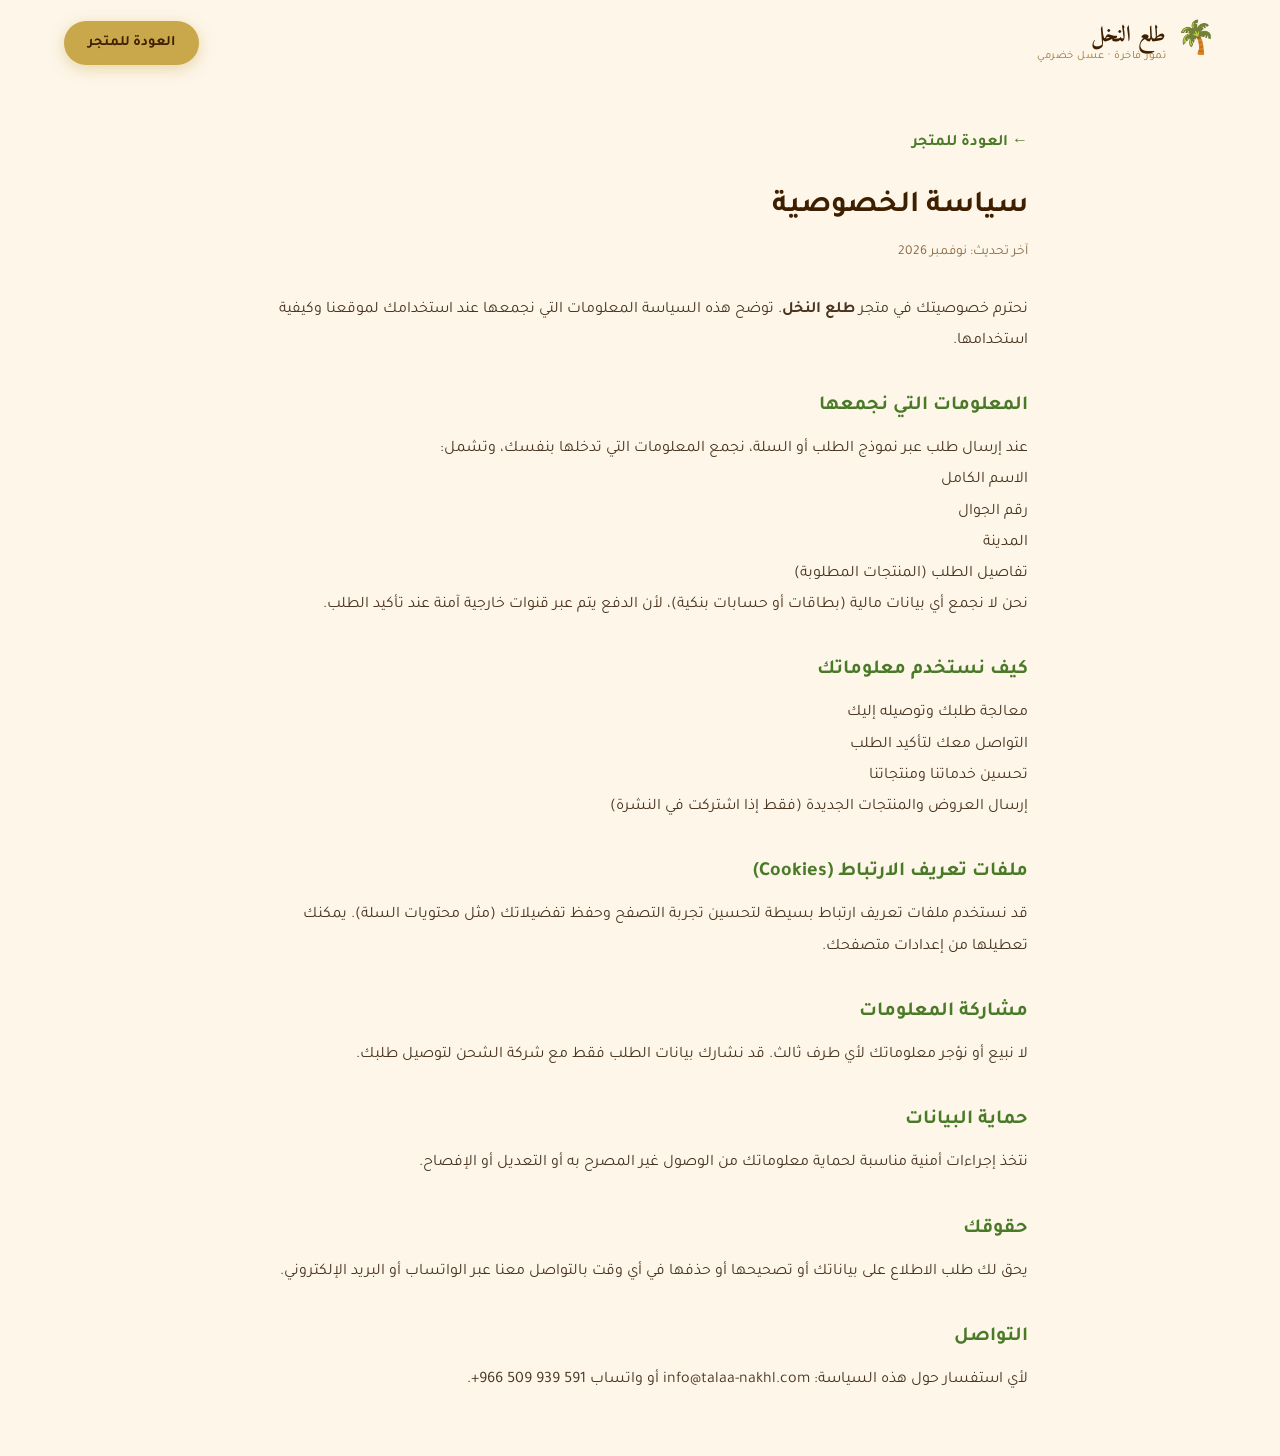
<file: privacy.html>
<!DOCTYPE html>
<html lang="ar" dir="rtl">
<head>
  <meta charset="UTF-8" />
  <meta name="viewport" content="width=device-width, initial-scale=1.0" />
  <title>سياسة الخصوصية | طلع النخل</title>
  <meta name="description" content="سياسة الخصوصية لمتجر طلع النخل للتمور الفاخرة والعسل الخضرمي. كيف نجمع ونستخدم بياناتك." />
  <meta name="robots" content="index, follow" />
  <link rel="canonical" href="https://zbawjeeh35-bot.github.io/talaa-nakhl/privacy.html" />
  <link rel="icon" type="image/svg+xml" href="favicon.svg" />
  <link rel="preconnect" href="https://fonts.googleapis.com" />
  <link rel="preconnect" href="https://fonts.gstatic.com" crossorigin />
  <link href="https://fonts.googleapis.com/css2?family=Tajawal:wght@300;400;500;700;800;900&family=Amiri:ital,wght@0,400;0,700;1,400&display=swap" rel="stylesheet" />
  <link rel="stylesheet" href="https://cdnjs.cloudflare.com/ajax/libs/font-awesome/6.5.0/css/all.min.css" />
  <link rel="stylesheet" href="style.css" />
  <style>
    .page { max-width: 820px; margin: 0 auto; padding: 130px 22px 60px; }
    .page h1 { color: #3E1F00; font-size: 1.9rem; margin-bottom: 0.4rem; }
    .page h2 { color: #4A7A28; font-size: 1.25rem; margin: 2rem 0 0.7rem; }
    .page p, .page li { color: #4A3520; line-height: 1.95; font-size: 1rem; }
    .page .updated { color: #8B6A45; font-size: 0.85rem; margin-bottom: 1.8rem; }
    .back-link { display: inline-block; margin-bottom: 1.5rem; color: #4A7A28; text-decoration: none; font-weight: 700; }
  </style>
</head>
<body>
  <nav class="navbar" id="navbar">
    <div class="nav-container">
      <div class="nav-logo">
        <span class="logo-icon">🌴</span>
        <div class="logo-text"><span class="logo-main">طلع النخل</span><span class="logo-sub">تمور فاخرة · عسل خضرمي</span></div>
      </div>
      <a href="index.html" class="nav-cta">العودة للمتجر</a>
    </div>
  </nav>

  <div class="page">
    <a href="index.html" class="back-link">← العودة للمتجر</a>
    <h1>سياسة الخصوصية</h1>
    <p class="updated">آخر تحديث: نوفمبر 2026</p>

    <p>نحترم خصوصيتك في متجر <strong>طلع النخل</strong>. توضح هذه السياسة المعلومات التي نجمعها عند استخدامك لموقعنا وكيفية استخدامها.</p>

    <h2>المعلومات التي نجمعها</h2>
    <p>عند إرسال طلب عبر نموذج الطلب أو السلة، نجمع المعلومات التي تدخلها بنفسك، وتشمل:</p>
    <ul>
      <li>الاسم الكامل</li>
      <li>رقم الجوال</li>
      <li>المدينة</li>
      <li>تفاصيل الطلب (المنتجات المطلوبة)</li>
    </ul>
    <p>نحن لا نجمع أي بيانات مالية (بطاقات أو حسابات بنكية)، لأن الدفع يتم عبر قنوات خارجية آمنة عند تأكيد الطلب.</p>

    <h2>كيف نستخدم معلوماتك</h2>
    <ul>
      <li>معالجة طلبك وتوصيله إليك</li>
      <li>التواصل معك لتأكيد الطلب</li>
      <li>تحسين خدماتنا ومنتجاتنا</li>
      <li>إرسال العروض والمنتجات الجديدة (فقط إذا اشتركت في النشرة)</li>
    </ul>

    <h2>ملفات تعريف الارتباط (Cookies)</h2>
    <p>قد نستخدم ملفات تعريف ارتباط بسيطة لتحسين تجربة التصفح وحفظ تفضيلاتك (مثل محتويات السلة). يمكنك تعطيلها من إعدادات متصفحك.</p>

    <h2>مشاركة المعلومات</h2>
    <p>لا نبيع أو نؤجر معلوماتك لأي طرف ثالث. قد نشارك بيانات الطلب فقط مع شركة الشحن لتوصيل طلبك.</p>

    <h2>حماية البيانات</h2>
    <p>نتخذ إجراءات أمنية مناسبة لحماية معلوماتك من الوصول غير المصرح به أو التعديل أو الإفصاح.</p>

    <h2>حقوقك</h2>
    <p>يحق لك طلب الاطلاع على بياناتك أو تصحيحها أو حذفها في أي وقت بالتواصل معنا عبر الواتساب أو البريد الإلكتروني.</p>

    <h2>التواصل</h2>
    <p>لأي استفسار حول هذه السياسة: <a href="mailto:info@talaa-nakhl.com">info@talaa-nakhl.com</a> أو واتساب <span dir="ltr">+966 509 939 591</span>.</p>
  </div>
</body>
</html>
</file>
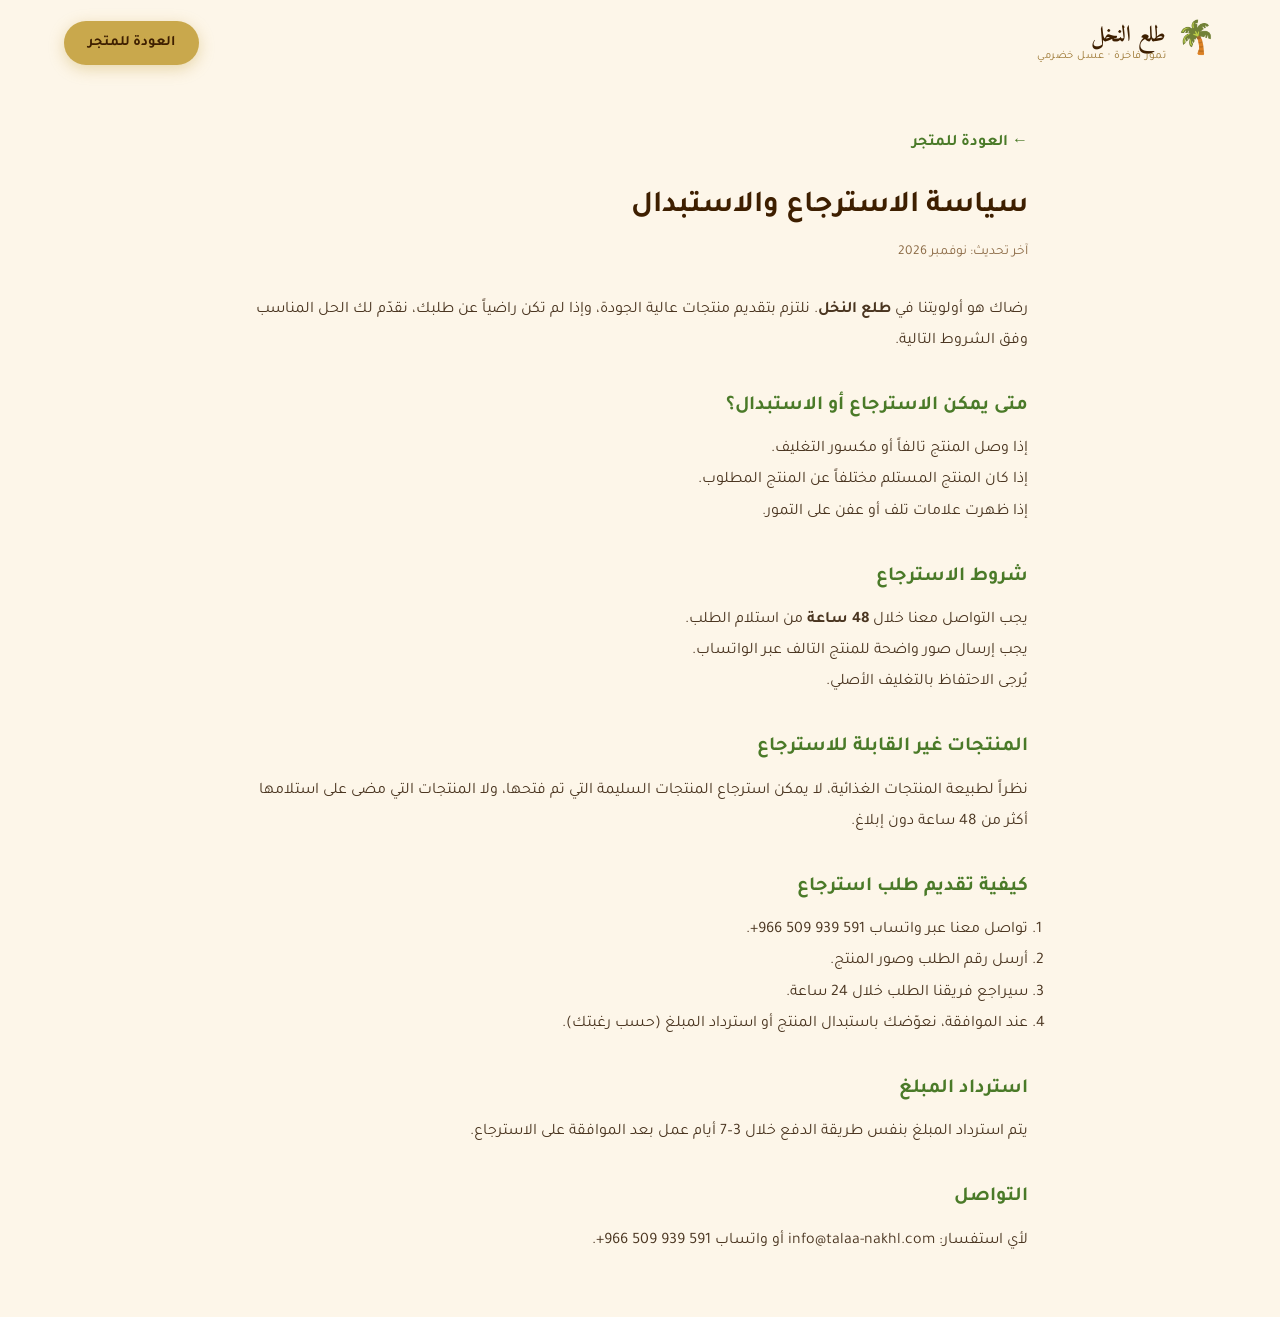
<file: return.html>
<!DOCTYPE html>
<html lang="ar" dir="rtl">
<head>
  <meta charset="UTF-8" />
  <meta name="viewport" content="width=device-width, initial-scale=1.0" />
  <title>سياسة الاسترجاع | طلع النخل</title>
  <meta name="description" content="سياسة الاسترجاع والاستبدال لمتجر طلع النخل للتمور الفاخرة والعسل الخضرمي." />
  <meta name="robots" content="index, follow" />
  <link rel="canonical" href="https://zbawjeeh35-bot.github.io/talaa-nakhl/return.html" />
  <link rel="icon" type="image/svg+xml" href="favicon.svg" />
  <link rel="preconnect" href="https://fonts.googleapis.com" />
  <link rel="preconnect" href="https://fonts.gstatic.com" crossorigin />
  <link href="https://fonts.googleapis.com/css2?family=Tajawal:wght@300;400;500;700;800;900&family=Amiri:ital,wght@0,400;0,700;1,400&display=swap" rel="stylesheet" />
  <link rel="stylesheet" href="https://cdnjs.cloudflare.com/ajax/libs/font-awesome/6.5.0/css/all.min.css" />
  <link rel="stylesheet" href="style.css" />
  <style>
    .page { max-width: 820px; margin: 0 auto; padding: 130px 22px 60px; }
    .page h1 { color: #3E1F00; font-size: 1.9rem; margin-bottom: 0.4rem; }
    .page h2 { color: #4A7A28; font-size: 1.25rem; margin: 2rem 0 0.7rem; }
    .page p, .page li { color: #4A3520; line-height: 1.95; font-size: 1rem; }
    .page .updated { color: #8B6A45; font-size: 0.85rem; margin-bottom: 1.8rem; }
    .back-link { display: inline-block; margin-bottom: 1.5rem; color: #4A7A28; text-decoration: none; font-weight: 700; }
  </style>
</head>
<body>
  <nav class="navbar" id="navbar">
    <div class="nav-container">
      <div class="nav-logo">
        <span class="logo-icon">🌴</span>
        <div class="logo-text"><span class="logo-main">طلع النخل</span><span class="logo-sub">تمور فاخرة · عسل خضرمي</span></div>
      </div>
      <a href="index.html" class="nav-cta">العودة للمتجر</a>
    </div>
  </nav>

  <div class="page">
    <a href="index.html" class="back-link">← العودة للمتجر</a>
    <h1>سياسة الاسترجاع والاستبدال</h1>
    <p class="updated">آخر تحديث: نوفمبر 2026</p>

    <p>رضاك هو أولويتنا في <strong>طلع النخل</strong>. نلتزم بتقديم منتجات عالية الجودة، وإذا لم تكن راضياً عن طلبك، نقدّم لك الحل المناسب وفق الشروط التالية.</p>

    <h2>متى يمكن الاسترجاع أو الاستبدال؟</h2>
    <ul>
      <li>إذا وصل المنتج تالفاً أو مكسور التغليف.</li>
      <li>إذا كان المنتج المستلم مختلفاً عن المنتج المطلوب.</li>
      <li>إذا ظهرت علامات تلف أو عفن على التمور.</li>
    </ul>

    <h2>شروط الاسترجاع</h2>
    <ul>
      <li>يجب التواصل معنا خلال <strong>48 ساعة</strong> من استلام الطلب.</li>
      <li>يجب إرسال صور واضحة للمنتج التالف عبر الواتساب.</li>
      <li>يُرجى الاحتفاظ بالتغليف الأصلي.</li>
    </ul>

    <h2>المنتجات غير القابلة للاسترجاع</h2>
    <p>نظراً لطبيعة المنتجات الغذائية، لا يمكن استرجاع المنتجات السليمة التي تم فتحها، ولا المنتجات التي مضى على استلامها أكثر من 48 ساعة دون إبلاغ.</p>

    <h2>كيفية تقديم طلب استرجاع</h2>
    <ol>
      <li>تواصل معنا عبر واتساب <span dir="ltr">+966 509 939 591</span>.</li>
      <li>أرسل رقم الطلب وصور المنتج.</li>
      <li>سيراجع فريقنا الطلب خلال 24 ساعة.</li>
      <li>عند الموافقة، نعوّضك باستبدال المنتج أو استرداد المبلغ (حسب رغبتك).</li>
    </ol>

    <h2>استرداد المبلغ</h2>
    <p>يتم استرداد المبلغ بنفس طريقة الدفع خلال 3–7 أيام عمل بعد الموافقة على الاسترجاع.</p>

    <h2>التواصل</h2>
    <p>لأي استفسار: <a href="mailto:info@talaa-nakhl.com">info@talaa-nakhl.com</a> أو واتساب <span dir="ltr">+966 509 939 591</span>.</p>
  </div>
</body>
</html>
</file>
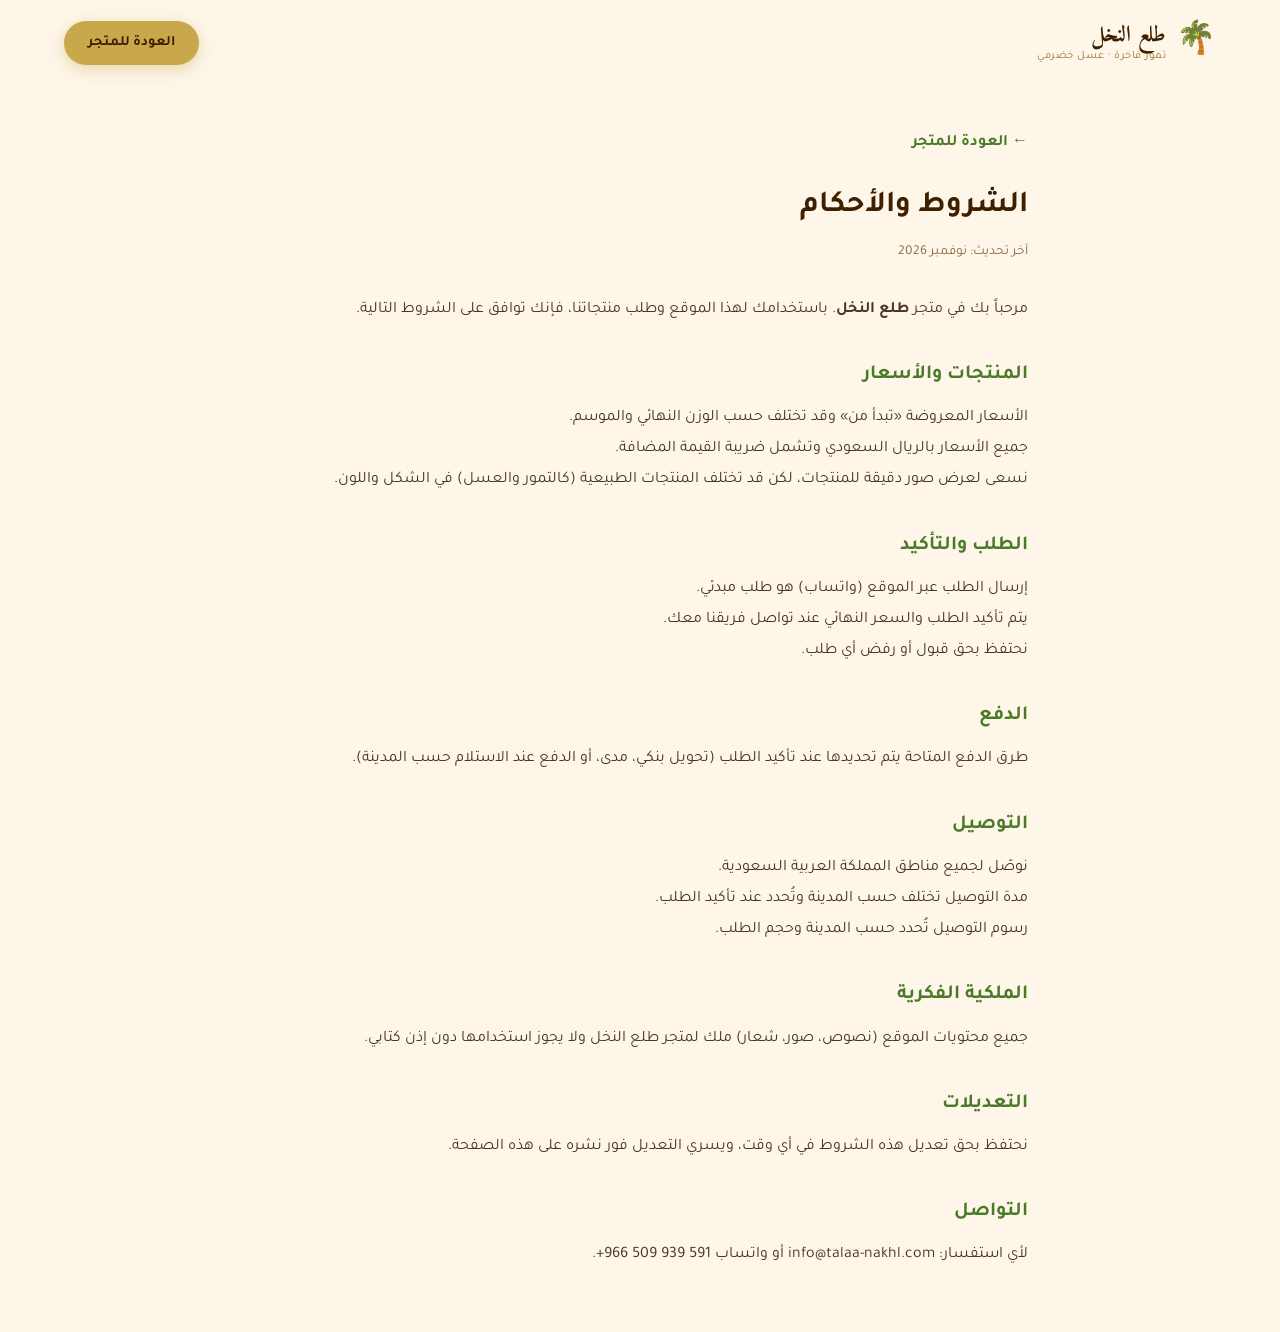
<file: terms.html>
<!DOCTYPE html>
<html lang="ar" dir="rtl">
<head>
  <meta charset="UTF-8" />
  <meta name="viewport" content="width=device-width, initial-scale=1.0" />
  <title>الشروط والأحكام | طلع النخل</title>
  <meta name="description" content="الشروط والأحكام لمتجر طلع النخل للتمور الفاخرة والعسل الخضرمي." />
  <meta name="robots" content="index, follow" />
  <link rel="canonical" href="https://zbawjeeh35-bot.github.io/talaa-nakhl/terms.html" />
  <link rel="icon" type="image/svg+xml" href="favicon.svg" />
  <link rel="preconnect" href="https://fonts.googleapis.com" />
  <link rel="preconnect" href="https://fonts.gstatic.com" crossorigin />
  <link href="https://fonts.googleapis.com/css2?family=Tajawal:wght@300;400;500;700;800;900&family=Amiri:ital,wght@0,400;0,700;1,400&display=swap" rel="stylesheet" />
  <link rel="stylesheet" href="https://cdnjs.cloudflare.com/ajax/libs/font-awesome/6.5.0/css/all.min.css" />
  <link rel="stylesheet" href="style.css" />
  <style>
    .page { max-width: 820px; margin: 0 auto; padding: 130px 22px 60px; }
    .page h1 { color: #3E1F00; font-size: 1.9rem; margin-bottom: 0.4rem; }
    .page h2 { color: #4A7A28; font-size: 1.25rem; margin: 2rem 0 0.7rem; }
    .page p, .page li { color: #4A3520; line-height: 1.95; font-size: 1rem; }
    .page .updated { color: #8B6A45; font-size: 0.85rem; margin-bottom: 1.8rem; }
    .back-link { display: inline-block; margin-bottom: 1.5rem; color: #4A7A28; text-decoration: none; font-weight: 700; }
  </style>
</head>
<body>
  <nav class="navbar" id="navbar">
    <div class="nav-container">
      <div class="nav-logo">
        <span class="logo-icon">🌴</span>
        <div class="logo-text"><span class="logo-main">طلع النخل</span><span class="logo-sub">تمور فاخرة · عسل خضرمي</span></div>
      </div>
      <a href="index.html" class="nav-cta">العودة للمتجر</a>
    </div>
  </nav>

  <div class="page">
    <a href="index.html" class="back-link">← العودة للمتجر</a>
    <h1>الشروط والأحكام</h1>
    <p class="updated">آخر تحديث: نوفمبر 2026</p>

    <p>مرحباً بك في متجر <strong>طلع النخل</strong>. باستخدامك لهذا الموقع وطلب منتجاتنا، فإنك توافق على الشروط التالية.</p>

    <h2>المنتجات والأسعار</h2>
    <ul>
      <li>الأسعار المعروضة «تبدأ من» وقد تختلف حسب الوزن النهائي والموسم.</li>
      <li>جميع الأسعار بالريال السعودي وتشمل ضريبة القيمة المضافة.</li>
      <li>نسعى لعرض صور دقيقة للمنتجات، لكن قد تختلف المنتجات الطبيعية (كالتمور والعسل) في الشكل واللون.</li>
    </ul>

    <h2>الطلب والتأكيد</h2>
    <ul>
      <li>إرسال الطلب عبر الموقع (واتساب) هو طلب مبدئي.</li>
      <li>يتم تأكيد الطلب والسعر النهائي عند تواصل فريقنا معك.</li>
      <li>نحتفظ بحق قبول أو رفض أي طلب.</li>
    </ul>

    <h2>الدفع</h2>
    <p>طرق الدفع المتاحة يتم تحديدها عند تأكيد الطلب (تحويل بنكي، مدى، أو الدفع عند الاستلام حسب المدينة).</p>

    <h2>التوصيل</h2>
    <ul>
      <li>نوصّل لجميع مناطق المملكة العربية السعودية.</li>
      <li>مدة التوصيل تختلف حسب المدينة وتُحدد عند تأكيد الطلب.</li>
      <li>رسوم التوصيل تُحدد حسب المدينة وحجم الطلب.</li>
    </ul>

    <h2>الملكية الفكرية</h2>
    <p>جميع محتويات الموقع (نصوص، صور، شعار) ملك لمتجر طلع النخل ولا يجوز استخدامها دون إذن كتابي.</p>

    <h2>التعديلات</h2>
    <p>نحتفظ بحق تعديل هذه الشروط في أي وقت، ويسري التعديل فور نشره على هذه الصفحة.</p>

    <h2>التواصل</h2>
    <p>لأي استفسار: <a href="mailto:info@talaa-nakhl.com">info@talaa-nakhl.com</a> أو واتساب <span dir="ltr">+966 509 939 591</span>.</p>
  </div>
</body>
</html>
</file>
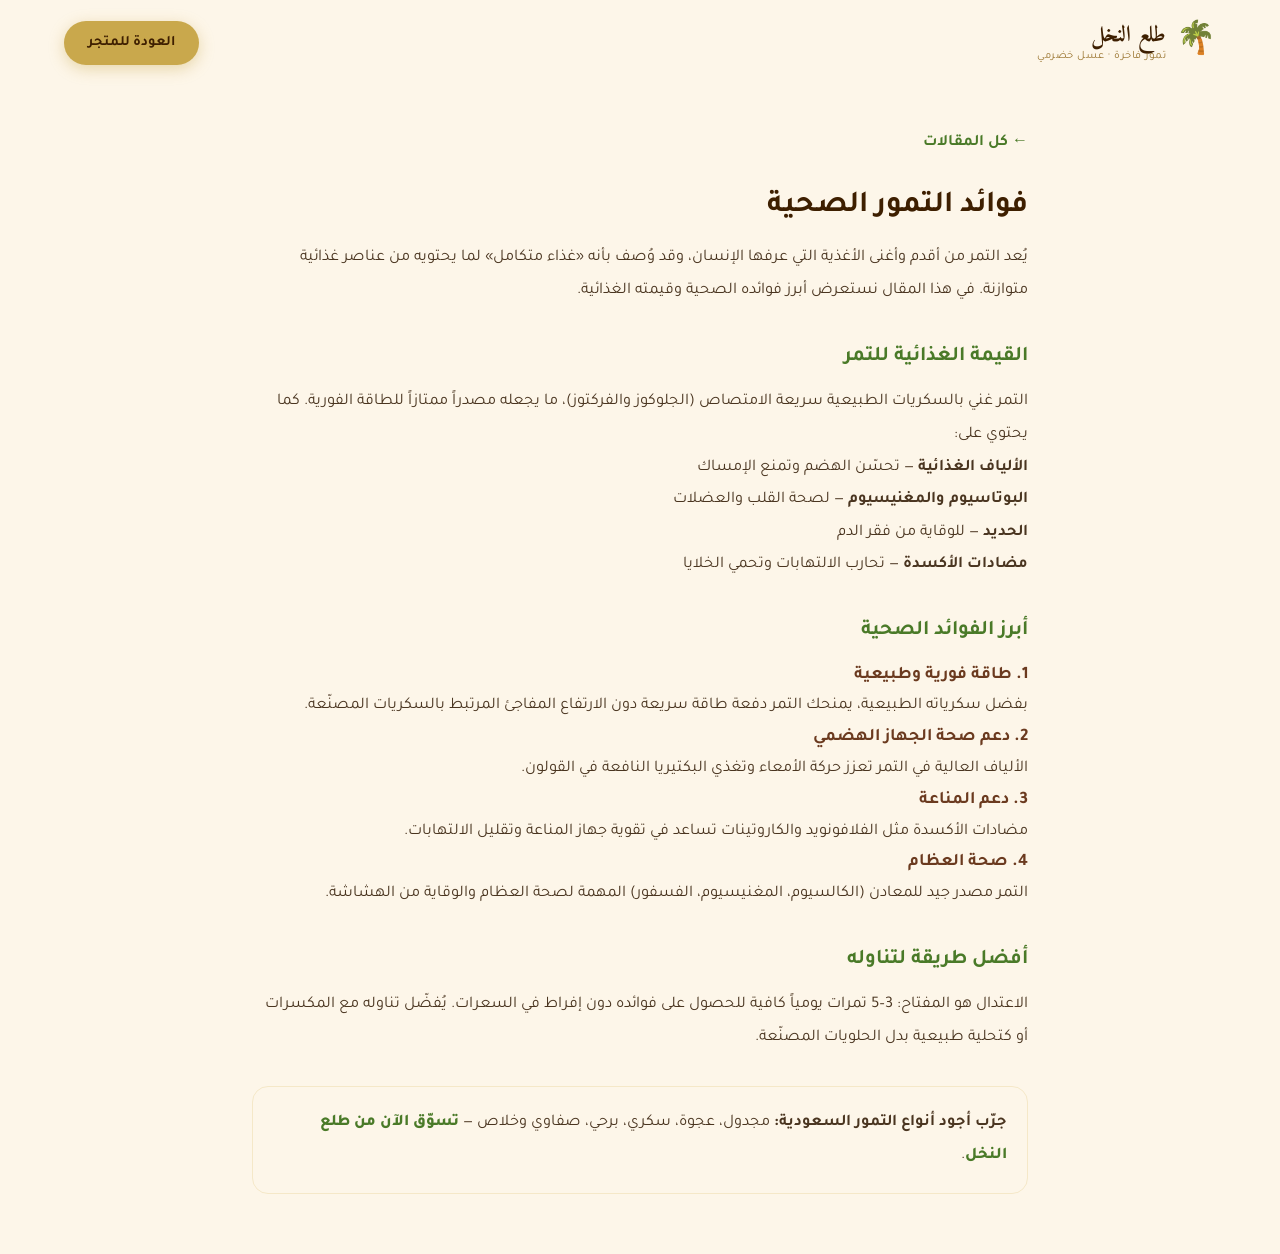
<file: articles/dates-benefits.html>
<!DOCTYPE html>
<html lang="ar" dir="rtl">
<head>
  <meta charset="UTF-8" />
  <meta name="viewport" content="width=device-width, initial-scale=1.0" />
  <title>فوائد التمور الصحية | طلع النخل</title>
  <meta name="description" content="تعرف على فوائد التمور الصحية: القيمة الغذائية للتمر، فوائده للطاقة والهضم والمناعة، وأفضل طريقة لتناوله يومياً." />
  <meta name="robots" content="index, follow" />
  <link rel="canonical" href="https://zbawjeeh35-bot.github.io/talaa-nakhl/articles/dates-benefits.html" />
  <link rel="icon" type="image/svg+xml" href="../favicon.svg" />
  <link rel="preconnect" href="https://fonts.googleapis.com" />
  <link rel="preconnect" href="https://fonts.gstatic.com" crossorigin />
  <link href="https://fonts.googleapis.com/css2?family=Tajawal:wght@300;400;500;700;800;900&family=Amiri:ital,wght@0,400;0,700;1,400&display=swap" rel="stylesheet" />
  <link rel="stylesheet" href="https://cdnjs.cloudflare.com/ajax/libs/font-awesome/6.5.0/css/all.min.css" />
  <link rel="stylesheet" href="../style.css" />
  <style>
    .page { max-width: 820px; margin: 0 auto; padding: 130px 22px 60px; }
    .page h1 { color: #3E1F00; font-size: 1.9rem; margin-bottom: 0.6rem; }
    .page h2 { color: #4A7A28; font-size: 1.3rem; margin: 2rem 0 0.7rem; }
    .page p, .page li { color: #4A3520; line-height: 2; font-size: 1.02rem; }
    .back-link { display: inline-block; margin-bottom: 1.5rem; color: #4A7A28; text-decoration: none; font-weight: 700; }
    .cta-box { background: #FDF6E9; border: 1px solid #F5E8C8; border-radius: 16px; padding: 20px; margin-top: 2rem; }
    .cta-box a { color: #4A7A28; font-weight: 800; text-decoration: none; }
  </style>
</head>
<body>
  <nav class="navbar" id="navbar">
    <div class="nav-container">
      <div class="nav-logo">
        <span class="logo-icon">🌴</span>
        <div class="logo-text"><span class="logo-main">طلع النخل</span><span class="logo-sub">تمور فاخرة · عسل خضرمي</span></div>
      </div>
      <a href="../index.html" class="nav-cta">العودة للمتجر</a>
    </div>
  </nav>

  <div class="page">
    <a href="../articles.html" class="back-link">← كل المقالات</a>
    <h1>فوائد التمور الصحية</h1>

    <p>يُعد التمر من أقدم وأغنى الأغذية التي عرفها الإنسان، وقد وُصف بأنه «غذاء متكامل» لما يحتويه من عناصر غذائية متوازنة. في هذا المقال نستعرض أبرز فوائده الصحية وقيمته الغذائية.</p>

    <h2>القيمة الغذائية للتمر</h2>
    <p>التمر غني بالسكريات الطبيعية سريعة الامتصاص (الجلوكوز والفركتوز)، ما يجعله مصدراً ممتازاً للطاقة الفورية. كما يحتوي على:</p>
    <ul>
      <li><strong>الألياف الغذائية</strong> — تحسّن الهضم وتمنع الإمساك</li>
      <li><strong>البوتاسيوم والمغنيسيوم</strong> — لصحة القلب والعضلات</li>
      <li><strong>الحديد</strong> — للوقاية من فقر الدم</li>
      <li><strong>مضادات الأكسدة</strong> — تحارب الالتهابات وتحمي الخلايا</li>
    </ul>

    <h2>أبرز الفوائد الصحية</h2>
    <h3 style="color:#6B3A1F;font-size:1.1rem;">1. طاقة فورية وطبيعية</h3>
    <p>بفضل سكرياته الطبيعية، يمنحك التمر دفعة طاقة سريعة دون الارتفاع المفاجئ المرتبط بالسكريات المصنّعة.</p>

    <h3 style="color:#6B3A1F;font-size:1.1rem;">2. دعم صحة الجهاز الهضمي</h3>
    <p>الألياف العالية في التمر تعزز حركة الأمعاء وتغذي البكتيريا النافعة في القولون.</p>

    <h3 style="color:#6B3A1F;font-size:1.1rem;">3. دعم المناعة</h3>
    <p>مضادات الأكسدة مثل الفلافونويد والكاروتينات تساعد في تقوية جهاز المناعة وتقليل الالتهابات.</p>

    <h3 style="color:#6B3A1F;font-size:1.1rem;">4. صحة العظام</h3>
    <p>التمر مصدر جيد للمعادن (الكالسيوم، المغنيسيوم، الفسفور) المهمة لصحة العظام والوقاية من الهشاشة.</p>

    <h2>أفضل طريقة لتناوله</h2>
    <p>الاعتدال هو المفتاح: 3–5 تمرات يومياً كافية للحصول على فوائده دون إفراط في السعرات. يُفضّل تناوله مع المكسرات أو كتحلية طبيعية بدل الحلويات المصنّعة.</p>

    <div class="cta-box">
      <p><strong>جرّب أجود أنواع التمور السعودية:</strong> مجدول، عجوة، سكري، برحي، صفاوي وخلاص — <a href="../index.html#products">تسوّق الآن من طلع النخل</a>.</p>
    </div>
  </div>
</body>
</html>
</file>
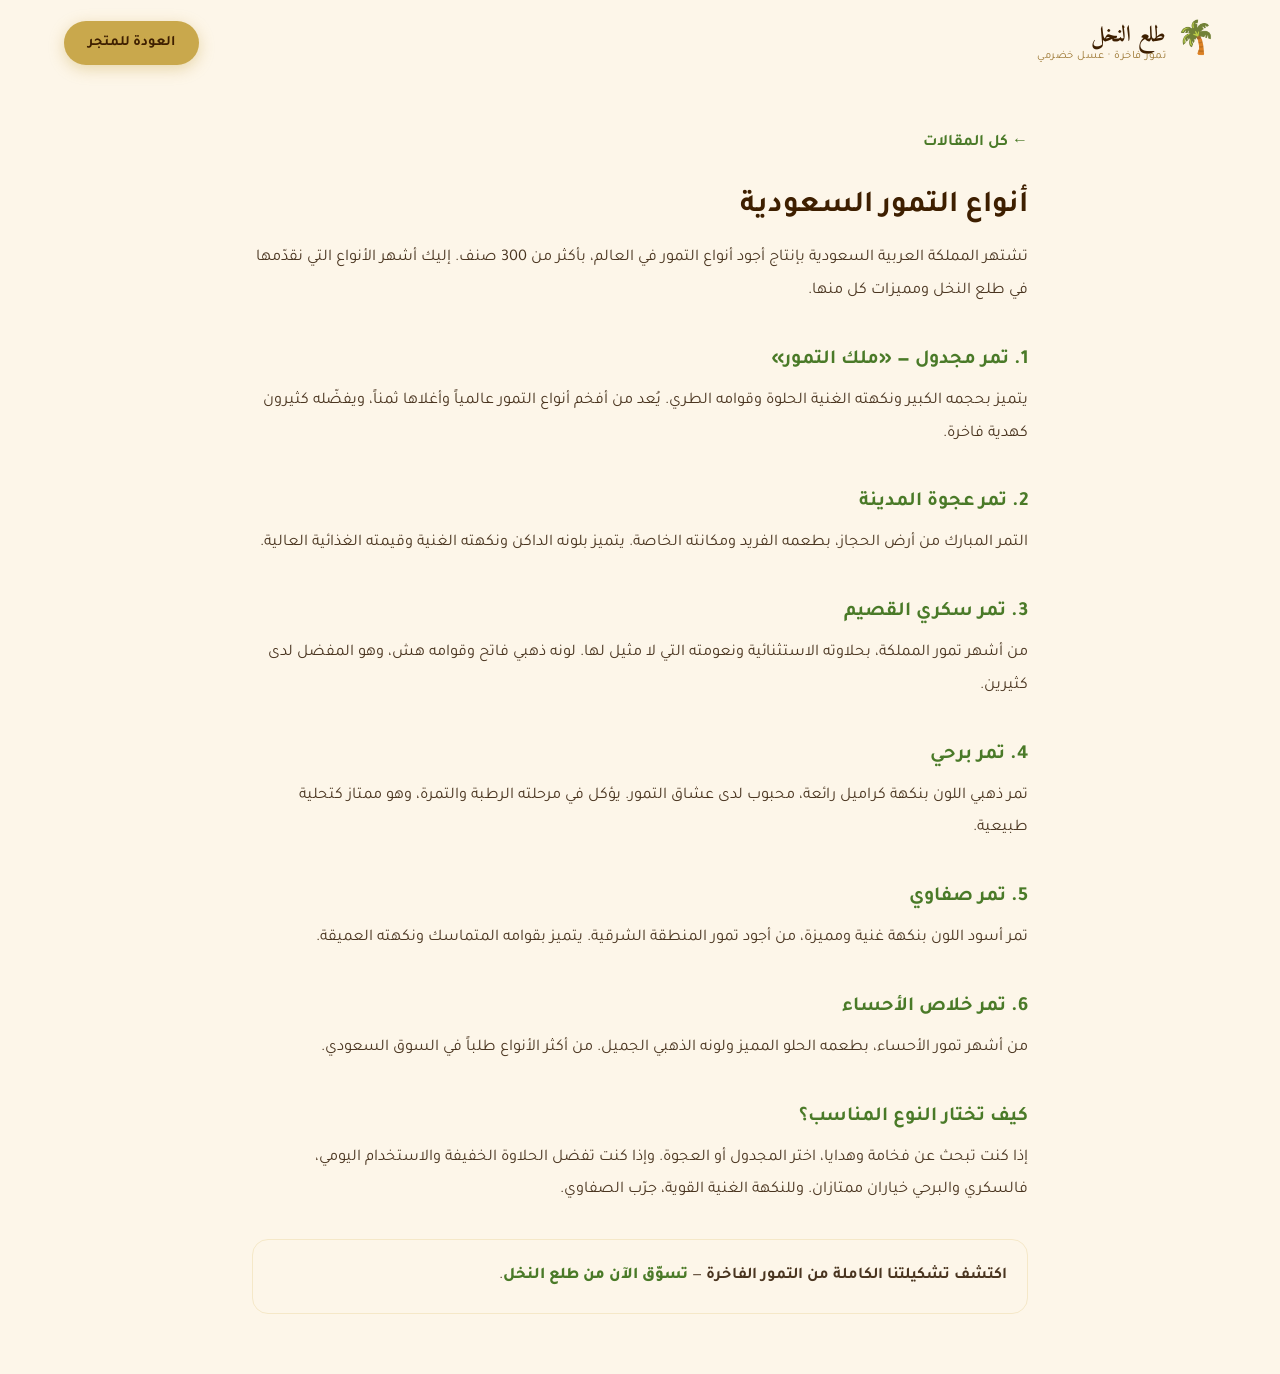
<file: articles/dates-types.html>
<!DOCTYPE html>
<html lang="ar" dir="rtl">
<head>
  <meta charset="UTF-8" />
  <meta name="viewport" content="width=device-width, initial-scale=1.0" />
  <title>أنواع التمور السعودية | طلع النخل</title>
  <meta name="description" content="دليل شامل لأشهر أنواع التمور السعودية: تمر مجدول، عجوة المدينة، سكري القصيم، برحي، صفاوي وخلاص الأحساء — مميزات كل نوع." />
  <meta name="robots" content="index, follow" />
  <link rel="canonical" href="https://zbawjeeh35-bot.github.io/talaa-nakhl/articles/dates-types.html" />
  <link rel="icon" type="image/svg+xml" href="../favicon.svg" />
  <link rel="preconnect" href="https://fonts.googleapis.com" />
  <link rel="preconnect" href="https://fonts.gstatic.com" crossorigin />
  <link href="https://fonts.googleapis.com/css2?family=Tajawal:wght@300;400;500;700;800;900&family=Amiri:ital,wght@0,400;0,700;1,400&display=swap" rel="stylesheet" />
  <link rel="stylesheet" href="https://cdnjs.cloudflare.com/ajax/libs/font-awesome/6.5.0/css/all.min.css" />
  <link rel="stylesheet" href="../style.css" />
  <style>
    .page { max-width: 820px; margin: 0 auto; padding: 130px 22px 60px; }
    .page h1 { color: #3E1F00; font-size: 1.9rem; margin-bottom: 0.6rem; }
    .page h2 { color: #4A7A28; font-size: 1.25rem; margin: 2.2rem 0 0.5rem; }
    .page p, .page li { color: #4A3520; line-height: 2; font-size: 1.02rem; }
    .back-link { display: inline-block; margin-bottom: 1.5rem; color: #4A7A28; text-decoration: none; font-weight: 700; }
    .cta-box { background: #FDF6E9; border: 1px solid #F5E8C8; border-radius: 16px; padding: 20px; margin-top: 2rem; }
    .cta-box a { color: #4A7A28; font-weight: 800; text-decoration: none; }
  </style>
</head>
<body>
  <nav class="navbar" id="navbar">
    <div class="nav-container">
      <div class="nav-logo">
        <span class="logo-icon">🌴</span>
        <div class="logo-text"><span class="logo-main">طلع النخل</span><span class="logo-sub">تمور فاخرة · عسل خضرمي</span></div>
      </div>
      <a href="../index.html" class="nav-cta">العودة للمتجر</a>
    </div>
  </nav>

  <div class="page">
    <a href="../articles.html" class="back-link">← كل المقالات</a>
    <h1>أنواع التمور السعودية</h1>

    <p>تشتهر المملكة العربية السعودية بإنتاج أجود أنواع التمور في العالم، بأكثر من 300 صنف. إليك أشهر الأنواع التي نقدّمها في طلع النخل ومميزات كل منها.</p>

    <h2>1. تمر مجدول — «ملك التمور»</h2>
    <p>يتميز بحجمه الكبير ونكهته الغنية الحلوة وقوامه الطري. يُعد من أفخم أنواع التمور عالمياً وأغلاها ثمناً، ويفضّله كثيرون كهدية فاخرة.</p>

    <h2>2. تمر عجوة المدينة</h2>
    <p>التمر المبارك من أرض الحجاز، بطعمه الفريد ومكانته الخاصة. يتميز بلونه الداكن ونكهته الغنية وقيمته الغذائية العالية.</p>

    <h2>3. تمر سكري القصيم</h2>
    <p>من أشهر تمور المملكة، بحلاوته الاستثنائية ونعومته التي لا مثيل لها. لونه ذهبي فاتح وقوامه هش، وهو المفضل لدى كثيرين.</p>

    <h2>4. تمر برحي</h2>
    <p>تمر ذهبي اللون بنكهة كراميل رائعة، محبوب لدى عشاق التمور. يؤكل في مرحلته الرطبة والتمرة، وهو ممتاز كتحلية طبيعية.</p>

    <h2>5. تمر صفاوي</h2>
    <p>تمر أسود اللون بنكهة غنية ومميزة، من أجود تمور المنطقة الشرقية. يتميز بقوامه المتماسك ونكهته العميقة.</p>

    <h2>6. تمر خلاص الأحساء</h2>
    <p>من أشهر تمور الأحساء، بطعمه الحلو المميز ولونه الذهبي الجميل. من أكثر الأنواع طلباً في السوق السعودي.</p>

    <h2>كيف تختار النوع المناسب؟</h2>
    <p>إذا كنت تبحث عن فخامة وهدايا، اختر المجدول أو العجوة. وإذا كنت تفضل الحلاوة الخفيفة والاستخدام اليومي، فالسكري والبرحي خياران ممتازان. وللنكهة الغنية القوية، جرّب الصفاوي.</p>

    <div class="cta-box">
      <p><strong>اكتشف تشكيلتنا الكاملة من التمور الفاخرة</strong> — <a href="../index.html#products">تسوّق الآن من طلع النخل</a>.</p>
    </div>
  </div>
</body>
</html>
</file>
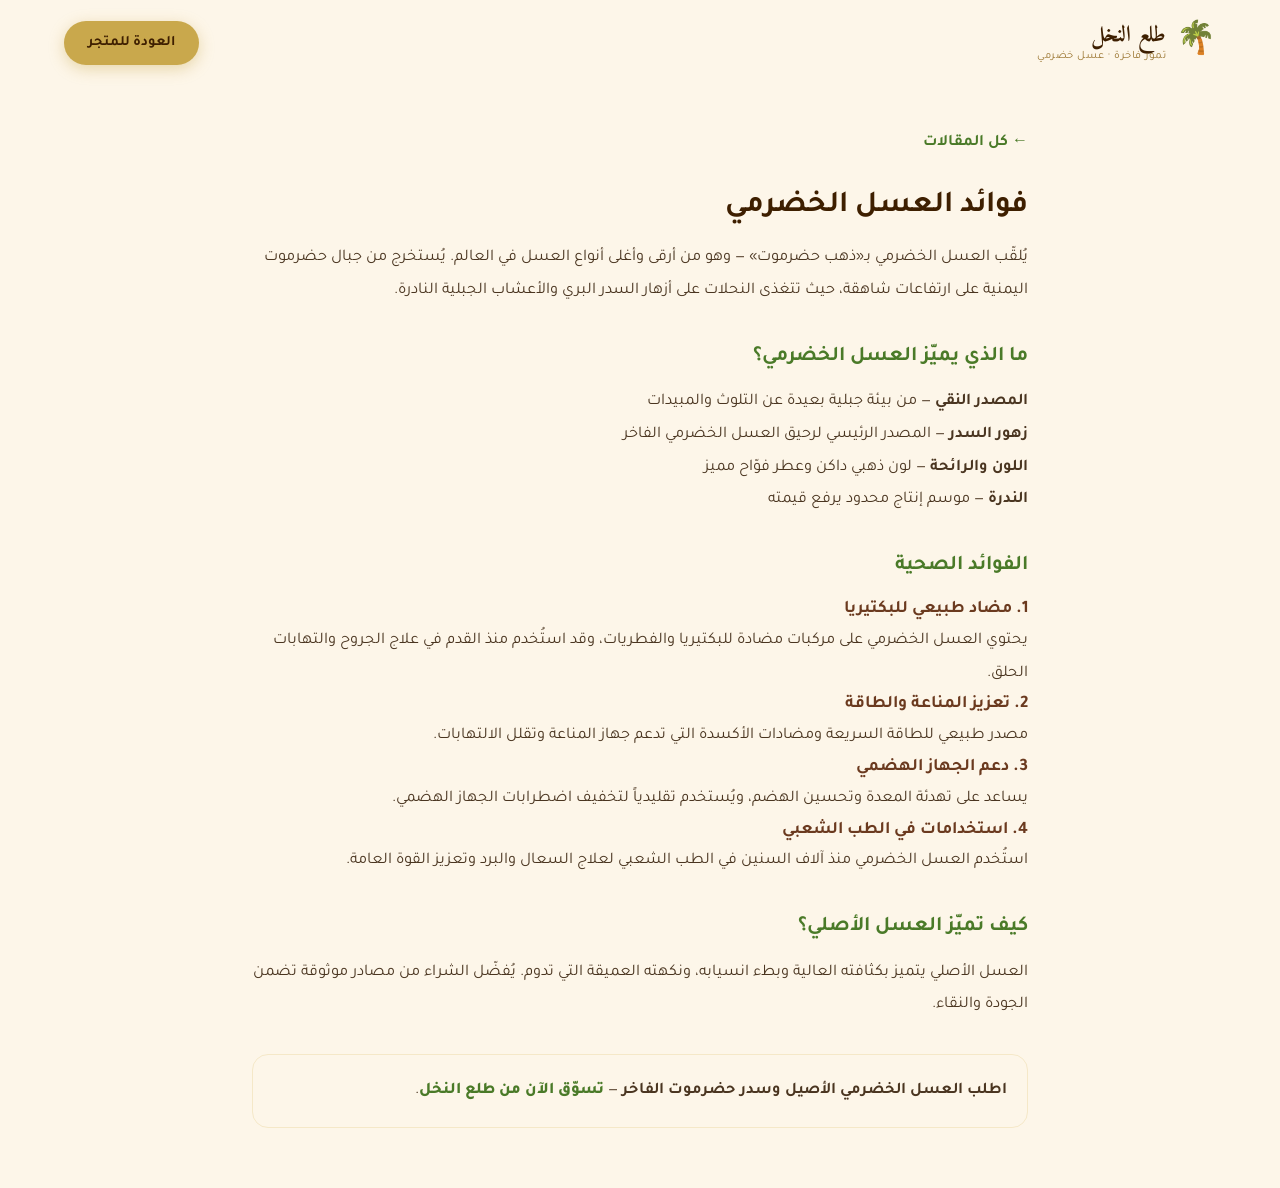
<file: articles/honey-benefits.html>
<!DOCTYPE html>
<html lang="ar" dir="rtl">
<head>
  <meta charset="UTF-8" />
  <meta name="viewport" content="width=device-width, initial-scale=1.0" />
  <title>فوائد العسل الخضرمي | طلع النخل</title>
  <meta name="description" content="تعرّف على العسل الخضرمي الأصيل من جبال حضرموت: مميزاته، فوائده الصحية، ولماذا يُعد من أغلى وأجود أنواع العسل في العالم." />
  <meta name="robots" content="index, follow" />
  <link rel="canonical" href="https://zbawjeeh35-bot.github.io/talaa-nakhl/articles/honey-benefits.html" />
  <link rel="icon" type="image/svg+xml" href="../favicon.svg" />
  <link rel="preconnect" href="https://fonts.googleapis.com" />
  <link rel="preconnect" href="https://fonts.gstatic.com" crossorigin />
  <link href="https://fonts.googleapis.com/css2?family=Tajawal:wght@300;400;500;700;800;900&family=Amiri:ital,wght@0,400;0,700;1,400&display=swap" rel="stylesheet" />
  <link rel="stylesheet" href="https://cdnjs.cloudflare.com/ajax/libs/font-awesome/6.5.0/css/all.min.css" />
  <link rel="stylesheet" href="../style.css" />
  <style>
    .page { max-width: 820px; margin: 0 auto; padding: 130px 22px 60px; }
    .page h1 { color: #3E1F00; font-size: 1.9rem; margin-bottom: 0.6rem; }
    .page h2 { color: #4A7A28; font-size: 1.3rem; margin: 2rem 0 0.7rem; }
    .page p, .page li { color: #4A3520; line-height: 2; font-size: 1.02rem; }
    .back-link { display: inline-block; margin-bottom: 1.5rem; color: #4A7A28; text-decoration: none; font-weight: 700; }
    .cta-box { background: #FDF6E9; border: 1px solid #F5E8C8; border-radius: 16px; padding: 20px; margin-top: 2rem; }
    .cta-box a { color: #4A7A28; font-weight: 800; text-decoration: none; }
  </style>
</head>
<body>
  <nav class="navbar" id="navbar">
    <div class="nav-container">
      <div class="nav-logo">
        <span class="logo-icon">🌴</span>
        <div class="logo-text"><span class="logo-main">طلع النخل</span><span class="logo-sub">تمور فاخرة · عسل خضرمي</span></div>
      </div>
      <a href="../index.html" class="nav-cta">العودة للمتجر</a>
    </div>
  </nav>

  <div class="page">
    <a href="../articles.html" class="back-link">← كل المقالات</a>
    <h1>فوائد العسل الخضرمي</h1>

    <p>يُلقّب العسل الخضرمي بـ«ذهب حضرموت» — وهو من أرقى وأغلى أنواع العسل في العالم. يُستخرج من جبال حضرموت اليمنية على ارتفاعات شاهقة، حيث تتغذى النحلات على أزهار السدر البري والأعشاب الجبلية النادرة.</p>

    <h2>ما الذي يميّز العسل الخضرمي؟</h2>
    <ul>
      <li><strong>المصدر النقي</strong> — من بيئة جبلية بعيدة عن التلوث والمبيدات</li>
      <li><strong>زهور السدر</strong> — المصدر الرئيسي لرحيق العسل الخضرمي الفاخر</li>
      <li><strong>اللون والرائحة</strong> — لون ذهبي داكن وعطر فوّاح مميز</li>
      <li><strong>الندرة</strong> — موسم إنتاج محدود يرفع قيمته</li>
    </ul>

    <h2>الفوائد الصحية</h2>
    <h3 style="color:#6B3A1F;font-size:1.1rem;">1. مضاد طبيعي للبكتيريا</h3>
    <p>يحتوي العسل الخضرمي على مركبات مضادة للبكتيريا والفطريات، وقد استُخدم منذ القدم في علاج الجروح والتهابات الحلق.</p>

    <h3 style="color:#6B3A1F;font-size:1.1rem;">2. تعزيز المناعة والطاقة</h3>
    <p>مصدر طبيعي للطاقة السريعة ومضادات الأكسدة التي تدعم جهاز المناعة وتقلل الالتهابات.</p>

    <h3 style="color:#6B3A1F;font-size:1.1rem;">3. دعم الجهاز الهضمي</h3>
    <p>يساعد على تهدئة المعدة وتحسين الهضم، ويُستخدم تقليدياً لتخفيف اضطرابات الجهاز الهضمي.</p>

    <h3 style="color:#6B3A1F;font-size:1.1rem;">4. استخدامات في الطب الشعبي</h3>
    <p>استُخدم العسل الخضرمي منذ آلاف السنين في الطب الشعبي لعلاج السعال والبرد وتعزيز القوة العامة.</p>

    <h2>كيف تميّز العسل الأصلي؟</h2>
    <p>العسل الأصلي يتميز بكثافته العالية وبطء انسيابه، ونكهته العميقة التي تدوم. يُفضّل الشراء من مصادر موثوقة تضمن الجودة والنقاء.</p>

    <div class="cta-box">
      <p><strong>اطلب العسل الخضرمي الأصيل وسدر حضرموت الفاخر</strong> — <a href="../index.html#products">تسوّق الآن من طلع النخل</a>.</p>
    </div>
  </div>
</body>
</html>
</file>
<file: style.css>
/* ============================================
   TALAA NAKHL - LANDING PAGE STYLES
   طلع النخل - تمور فاخرة وعسل خضرمي
   ============================================ */

/* ---- VARIABLES ---- */
:root {
  --gold:       #C9A84C;
  --gold-light: #E8C97A;
  --gold-dark:  #9A7530;
  --brown:      #3E1F00;
  --brown-mid:  #6B3A1F;
  --cream:      #FDF6E9;
  --cream-dark: #F5E8C8;
  --green:      #2D5016;
  --green-mid:  #4A7A28;
  --honey:      #D4860A;
  --honey-light:#F0A830;
  --text-dark:  #1A0A00;
  --text-mid:   #4A3520;
  --text-light: #8B6A45;
  --white:      #FFFFFF;
  --shadow-sm:  0 2px 12px rgba(62,31,0,0.08);
  --shadow-md:  0 8px 32px rgba(62,31,0,0.14);
  --shadow-lg:  0 20px 60px rgba(62,31,0,0.20);
  --radius-sm:  8px;
  --radius-md:  16px;
  --radius-lg:  28px;
  --radius-xl:  40px;
  --transition: all 0.35s cubic-bezier(0.4, 0, 0.2, 1);
}

/* ---- RESET & BASE ---- */
*, *::before, *::after { box-sizing: border-box; margin: 0; padding: 0; }

html {
  scroll-behavior: smooth;
  font-size: 16px;
}

body {
  font-family: 'Tajawal', sans-serif;
  background: var(--cream);
  color: var(--text-dark);
  direction: rtl;
  overflow-x: hidden;
  line-height: 1.7;
}

img { max-width: 100%; display: block; }
a  { text-decoration: none; color: inherit; }
ul { list-style: none; }

.container {
  max-width: 1200px;
  margin: 0 auto;
  padding: 0 24px;
}

/* ---- SCROLLBAR ---- */
::-webkit-scrollbar { width: 6px; }
::-webkit-scrollbar-track { background: var(--cream); }
::-webkit-scrollbar-thumb { background: var(--gold); border-radius: 3px; }

/* ============================================
   NAVBAR
   ============================================ */
.navbar {
  position: fixed;
  top: 0; left: 0; right: 0;
  z-index: 1000;
  padding: 16px 0;
  transition: var(--transition);
  background: transparent;
}

.navbar.scrolled {
  background: rgba(253,246,233,0.97);
  backdrop-filter: blur(12px);
  box-shadow: var(--shadow-sm);
  padding: 10px 0;
}

.nav-container {
  max-width: 1200px;
  margin: 0 auto;
  padding: 0 24px;
  display: flex;
  align-items: center;
  justify-content: space-between;
  gap: 24px;
}

.nav-logo {
  display: flex;
  align-items: center;
  gap: 10px;
}

.logo-icon { font-size: 2rem; }

.logo-text {
  display: flex;
  flex-direction: column;
  line-height: 1.2;
}

.logo-main {
  font-family: 'Amiri', serif;
  font-size: 1.4rem;
  font-weight: 700;
  color: var(--brown);
}

.logo-sub {
  font-size: 0.7rem;
  color: var(--gold-dark);
  letter-spacing: 0.5px;
}

.nav-links {
  display: flex;
  align-items: center;
  gap: 32px;
}

.nav-links a {
  font-size: 0.95rem;
  font-weight: 500;
  color: var(--white);
  transition: var(--transition);
  position: relative;
}

.navbar.scrolled .nav-links a { color: var(--text-dark); }

.nav-links a::after {
  content: '';
  position: absolute;
  bottom: -3px; right: 0;
  width: 0; height: 2px;
  background: var(--gold);
  transition: var(--transition);
}

.nav-links a:hover::after { width: 100%; }

.nav-cta {
  background: var(--gold);
  color: var(--brown) !important;
  padding: 10px 24px;
  border-radius: 50px;
  font-weight: 700;
  font-size: 0.9rem;
  transition: var(--transition);
  box-shadow: 0 4px 15px rgba(201,168,76,0.4);
}

.nav-cta:hover {
  background: var(--gold-dark);
  transform: translateY(-2px);
  box-shadow: 0 6px 20px rgba(201,168,76,0.5);
}

.hamburger {
  display: none;
  flex-direction: column;
  gap: 5px;
  background: none;
  border: none;
  cursor: pointer;
  padding: 4px;
}

.hamburger span {
  width: 24px; height: 2px;
  background: var(--white);
  border-radius: 2px;
  transition: var(--transition);
  display: block;
}

.navbar.scrolled .hamburger span { background: var(--brown); }

/* ============================================
   HERO SECTION
   ============================================ */
.hero {
  min-height: 100vh;
  position: relative;
  display: flex;
  align-items: center;
  justify-content: center;
  overflow: hidden;
  background:
    url('images/dates-hero.jpg') center/cover no-repeat;
}

.hero-bg-overlay {
  position: absolute;
  inset: 0;
  background: linear-gradient(
    135deg,
    rgba(30,10,0,0.82) 0%,
    rgba(62,31,0,0.65) 50%,
    rgba(45,80,22,0.55) 100%
  );
}

.hero-particles {
  position: absolute;
  inset: 0;
  pointer-events: none;
}

.hero-content {
  position: relative;
  z-index: 2;
  text-align: center;
  color: var(--white);
  padding: 120px 24px 80px;
  max-width: 800px;
  margin: 0 auto;
}

.hero-badge {
  display: inline-flex;
  align-items: center;
  gap: 8px;
  background: rgba(201,168,76,0.2);
  border: 1px solid rgba(201,168,76,0.5);
  color: var(--gold-light);
  padding: 8px 20px;
  border-radius: 50px;
  font-size: 0.85rem;
  font-weight: 500;
  margin-bottom: 24px;
  letter-spacing: 1px;
  animation: fadeInDown 0.8s ease;
}

.hero-title {
  display: flex;
  flex-direction: column;
  gap: 8px;
  margin-bottom: 24px;
  animation: fadeInUp 0.9s ease;
}

.title-line-1 {
  font-family: 'Amiri', serif;
  font-size: clamp(3.5rem, 8vw, 6rem);
  font-weight: 700;
  color: var(--gold-light);
  line-height: 1;
  text-shadow: 0 4px 20px rgba(0,0,0,0.4);
}

.title-line-2 {
  font-size: clamp(1.1rem, 3vw, 1.6rem);
  font-weight: 400;
  color: rgba(255,255,255,0.9);
  letter-spacing: 1px;
}

.hero-desc {
  font-size: clamp(0.95rem, 2vw, 1.1rem);
  color: rgba(255,255,255,0.82);
  max-width: 600px;
  margin: 0 auto 36px;
  line-height: 1.9;
  animation: fadeInUp 1s ease;
}

.hero-btns {
  display: flex;
  gap: 16px;
  justify-content: center;
  flex-wrap: wrap;
  margin-bottom: 48px;
  animation: fadeInUp 1.1s ease;
}

.btn-primary {
  background: linear-gradient(135deg, var(--gold), var(--gold-dark));
  color: var(--brown);
  padding: 14px 36px;
  border-radius: 50px;
  font-weight: 700;
  font-size: 1rem;
  transition: var(--transition);
  box-shadow: 0 6px 24px rgba(201,168,76,0.45);
  display: inline-flex;
  align-items: center;
  gap: 8px;
  border: none;
  cursor: pointer;
}

.btn-primary:hover {
  transform: translateY(-3px);
  box-shadow: 0 10px 32px rgba(201,168,76,0.6);
  background: linear-gradient(135deg, var(--gold-light), var(--gold));
}

.btn-secondary {
  background: transparent;
  color: var(--white);
  padding: 13px 36px;
  border-radius: 50px;
  font-weight: 600;
  font-size: 1rem;
  border: 2px solid rgba(255,255,255,0.5);
  transition: var(--transition);
  display: inline-flex;
  align-items: center;
  gap: 8px;
}

.btn-secondary:hover {
  background: rgba(255,255,255,0.12);
  border-color: var(--white);
  transform: translateY(-3px);
}

.hero-stats {
  display: flex;
  align-items: center;
  justify-content: center;
  gap: 32px;
  background: rgba(255,255,255,0.08);
  backdrop-filter: blur(10px);
  border: 1px solid rgba(255,255,255,0.15);
  border-radius: var(--radius-lg);
  padding: 20px 40px;
  animation: fadeInUp 1.2s ease;
}

.stat {
  display: flex;
  flex-direction: column;
  align-items: center;
  gap: 4px;
}

.stat-num {
  font-size: 1.8rem;
  font-weight: 800;
  color: var(--gold-light);
  line-height: 1;
}

.stat-label {
  font-size: 0.8rem;
  color: rgba(255,255,255,0.7);
}

.stat-divider {
  width: 1px;
  height: 40px;
  background: rgba(255,255,255,0.2);
}

.hero-scroll {
  position: absolute;
  bottom: 32px;
  left: 50%;
  transform: translateX(-50%);
  display: flex;
  flex-direction: column;
  align-items: center;
  gap: 8px;
  color: rgba(255,255,255,0.6);
  font-size: 0.8rem;
  animation: bounce 2s infinite;
}

.scroll-arrow {
  width: 24px; height: 24px;
  border-right: 2px solid rgba(255,255,255,0.5);
  border-bottom: 2px solid rgba(255,255,255,0.5);
  transform: rotate(45deg);
}

/* ============================================
   MARQUEE STRIP
   ============================================ */
.marquee-strip {
  background: linear-gradient(90deg, var(--brown) 0%, var(--brown-mid) 50%, var(--brown) 100%);
  padding: 14px 0;
  overflow: hidden;
  border-top: 2px solid var(--gold-dark);
  border-bottom: 2px solid var(--gold-dark);
}

.marquee-track {
  display: flex;
  gap: 48px;
  width: max-content;
  animation: marquee 30s linear infinite;
}

.marquee-track span {
  color: var(--gold-light);
  font-size: 0.95rem;
  font-weight: 600;
  white-space: nowrap;
  letter-spacing: 0.5px;
}

/* ============================================
   FEATURES
   ============================================ */
.features {
  padding: 80px 0;
  background: var(--cream);
}

.features-grid {
  display: grid;
  grid-template-columns: repeat(4, 1fr);
  gap: 24px;
}

.feature-card {
  background: var(--white);
  border-radius: var(--radius-md);
  padding: 36px 24px;
  text-align: center;
  box-shadow: var(--shadow-sm);
  border: 1px solid rgba(201,168,76,0.15);
  transition: var(--transition);
  position: relative;
  overflow: hidden;
}

.feature-card::before {
  content: '';
  position: absolute;
  top: 0; left: 0; right: 0;
  height: 3px;
  background: linear-gradient(90deg, var(--gold), var(--honey));
  transform: scaleX(0);
  transition: var(--transition);
}

.feature-card:hover {
  transform: translateY(-6px);
  box-shadow: var(--shadow-md);
}

.feature-card:hover::before { transform: scaleX(1); }

.feature-icon {
  font-size: 2.5rem;
  margin-bottom: 16px;
}

.feature-card h3 {
  font-size: 1.1rem;
  font-weight: 700;
  color: var(--brown);
  margin-bottom: 10px;
}

.feature-card p {
  font-size: 0.9rem;
  color: var(--text-light);
  line-height: 1.7;
}

/* ============================================
   SECTION HEADER
   ============================================ */
.section-header {
  text-align: center;
  margin-bottom: 56px;
}

.section-tag {
  display: inline-block;
  background: linear-gradient(135deg, rgba(201,168,76,0.15), rgba(201,168,76,0.05));
  border: 1px solid rgba(201,168,76,0.4);
  color: var(--gold-dark);
  padding: 6px 20px;
  border-radius: 50px;
  font-size: 0.85rem;
  font-weight: 600;
  margin-bottom: 16px;
  letter-spacing: 0.5px;
}

.section-title {
  font-family: 'Amiri', serif;
  font-size: clamp(1.8rem, 4vw, 2.8rem);
  font-weight: 700;
  color: var(--brown);
  margin-bottom: 16px;
  line-height: 1.3;
}

.section-desc {
  font-size: 1rem;
  color: var(--text-light);
  max-width: 500px;
  margin: 0 auto;
}

/* ============================================
   PRODUCTS SECTION
   ============================================ */
.products {
  padding: 100px 0;
  background: linear-gradient(180deg, var(--cream) 0%, var(--cream-dark) 100%);
}

.products-tabs {
  display: flex;
  gap: 12px;
  justify-content: center;
  margin-bottom: 48px;
  flex-wrap: wrap;
}

.tab-btn {
  background: var(--white);
  border: 2px solid rgba(201,168,76,0.3);
  color: var(--text-mid);
  padding: 12px 28px;
  border-radius: 50px;
  font-size: 0.95rem;
  font-weight: 600;
  cursor: pointer;
  transition: var(--transition);
  font-family: 'Tajawal', sans-serif;
}

.tab-btn:hover,
.tab-btn.active {
  background: linear-gradient(135deg, var(--gold), var(--gold-dark));
  border-color: var(--gold);
  color: var(--brown);
  box-shadow: 0 6px 20px rgba(201,168,76,0.35);
  transform: translateY(-2px);
}

.tab-content { display: none; }
.tab-content.active { display: block; }

.products-grid {
  display: grid;
  grid-template-columns: repeat(3, 1fr);
  gap: 28px;
}

.product-card {
  background: var(--white);
  border-radius: var(--radius-md);
  overflow: hidden;
  box-shadow: var(--shadow-sm);
  transition: var(--transition);
  position: relative;
  border: 1px solid rgba(201,168,76,0.12);
}

.product-card:hover {
  transform: translateY(-8px);
  box-shadow: var(--shadow-lg);
}

.product-badge {
  position: absolute;
  top: 16px;
  right: 16px;
  z-index: 3;
  background: linear-gradient(135deg, var(--gold), var(--gold-dark));
  color: var(--brown);
  padding: 5px 14px;
  border-radius: 50px;
  font-size: 0.78rem;
  font-weight: 700;
}

.product-badge.new {
  background: linear-gradient(135deg, var(--green-mid), var(--green));
  color: var(--white);
}

.product-img-wrap {
  position: relative;
  height: 220px;
  overflow: hidden;
}

.product-img-wrap img {
  width: 100%;
  height: 100%;
  object-fit: cover;
  transition: transform 0.5s ease;
}

.product-card:hover .product-img-wrap img {
  transform: scale(1.08);
}

.product-overlay {
  position: absolute;
  inset: 0;
  background: rgba(30,10,0,0.55);
  display: flex;
  align-items: center;
  justify-content: center;
  opacity: 0;
  transition: var(--transition);
}

.product-card:hover .product-overlay { opacity: 1; }

.overlay-btn {
  background: var(--gold);
  color: var(--brown);
  padding: 10px 24px;
  border-radius: 50px;
  font-weight: 700;
  font-size: 0.9rem;
  transform: translateY(10px);
  transition: var(--transition);
}

.product-card:hover .overlay-btn { transform: translateY(0); }

.product-info {
  padding: 20px;
}

.product-info h3 {
  font-size: 1.05rem;
  font-weight: 700;
  color: var(--brown);
  margin-bottom: 8px;
}

.product-info p {
  font-size: 0.88rem;
  color: var(--text-light);
  margin-bottom: 16px;
  line-height: 1.6;
}

.product-footer {
  display: flex;
  align-items: center;
  justify-content: space-between;
}

.product-price {
  font-size: 0.9rem;
  color: var(--text-mid);
}

.product-price strong {
  font-size: 1.2rem;
  color: var(--honey);
  font-weight: 800;
}

.product-btn {
  background: linear-gradient(135deg, var(--gold), var(--gold-dark));
  color: var(--brown);
  padding: 8px 20px;
  border-radius: 50px;
  font-size: 0.85rem;
  font-weight: 700;
  transition: var(--transition);
}

.product-btn:hover {
  transform: translateY(-2px);
  box-shadow: 0 4px 14px rgba(201,168,76,0.4);
}

/* ============================================
   HONEY BANNER
   ============================================ */
.honey-banner {
  position: relative;
  padding: 100px 0;
  background: url('images/honey-bg.jpg') center/cover no-repeat fixed;
  overflow: hidden;
}

.honey-banner-overlay {
  position: absolute;
  inset: 0;
  background: linear-gradient(135deg, rgba(30,10,0,0.88) 0%, rgba(100,50,0,0.75) 100%);
}

.honey-banner-content {
  position: relative;
  z-index: 2;
  display: grid;
  grid-template-columns: 1fr 1fr;
  gap: 60px;
  align-items: center;
}

.honey-banner-text { color: var(--white); }

.honey-tag {
  display: inline-block;
  color: var(--gold-light);
  font-size: 0.9rem;
  font-weight: 600;
  letter-spacing: 2px;
  margin-bottom: 16px;
}

.honey-banner-text h2 {
  font-family: 'Amiri', serif;
  font-size: clamp(2rem, 4vw, 3rem);
  font-weight: 700;
  color: var(--gold-light);
  margin-bottom: 20px;
  line-height: 1.3;
}

.honey-banner-text p {
  font-size: 1rem;
  color: rgba(255,255,255,0.82);
  line-height: 1.9;
  margin-bottom: 28px;
}

.honey-features {
  display: flex;
  flex-direction: column;
  gap: 12px;
  margin-bottom: 36px;
}

.honey-features li {
  display: flex;
  align-items: center;
  gap: 10px;
  font-size: 0.95rem;
  color: rgba(255,255,255,0.88);
}

.honey-features li i {
  color: var(--gold-light);
  font-size: 1rem;
}

.honey-banner-img {
  display: flex;
  justify-content: center;
}

.honey-img-frame {
  position: relative;
  width: 340px;
  height: 420px;
  border-radius: var(--radius-lg);
  overflow: hidden;
  border: 3px solid rgba(201,168,76,0.4);
  box-shadow: var(--shadow-lg);
}

.honey-img-frame img {
  width: 100%;
  height: 100%;
  object-fit: cover;
}

.honey-badge-circle {
  position: absolute;
  bottom: -20px;
  left: -20px;
  width: 100px;
  height: 100px;
  background: linear-gradient(135deg, var(--gold), var(--gold-dark));
  border-radius: 50%;
  display: flex;
  flex-direction: column;
  align-items: center;
  justify-content: center;
  color: var(--brown);
  font-weight: 800;
  font-size: 0.9rem;
  box-shadow: 0 8px 24px rgba(201,168,76,0.5);
  animation: spin-slow 8s linear infinite;
}

/* ============================================
   ABOUT SECTION
   ============================================ */
.about {
  padding: 100px 0;
  background: var(--cream);
}

.about-grid {
  display: grid;
  grid-template-columns: 1fr 1fr;
  gap: 80px;
  align-items: center;
}

.about-img-side {
  position: relative;
  height: 500px;
}

.about-img-main {
  width: 80%;
  height: 400px;
  border-radius: var(--radius-lg);
  overflow: hidden;
  box-shadow: var(--shadow-lg);
  border: 4px solid var(--white);
}

.about-img-main img {
  width: 100%;
  height: 100%;
  object-fit: cover;
}

.about-img-badge {
  position: absolute;
  top: 20px;
  left: 0;
  background: linear-gradient(135deg, var(--gold), var(--gold-dark));
  color: var(--brown);
  padding: 20px;
  border-radius: var(--radius-md);
  text-align: center;
  box-shadow: var(--shadow-md);
}

.badge-num {
  display: block;
  font-size: 2rem;
  font-weight: 900;
  line-height: 1;
}

.badge-text {
  font-size: 0.8rem;
  font-weight: 600;
}

.about-img-float {
  position: absolute;
  bottom: 0;
  left: 15%;
  width: 160px;
  height: 160px;
  border-radius: var(--radius-md);
  overflow: hidden;
  border: 4px solid var(--white);
  box-shadow: var(--shadow-md);
}

.about-img-float img {
  width: 100%;
  height: 100%;
  object-fit: cover;
}

.about-lead {
  font-size: 1.1rem;
  color: var(--text-mid);
  margin-bottom: 16px;
  line-height: 1.8;
}

.about-text-side p {
  font-size: 0.95rem;
  color: var(--text-light);
  margin-bottom: 32px;
  line-height: 1.9;
}

.about-values {
  display: flex;
  flex-direction: column;
  gap: 20px;
}

.value-item {
  display: flex;
  align-items: flex-start;
  gap: 16px;
  padding: 16px;
  background: var(--white);
  border-radius: var(--radius-sm);
  border: 1px solid rgba(201,168,76,0.15);
  transition: var(--transition);
}

.value-item:hover {
  box-shadow: var(--shadow-sm);
  border-color: rgba(201,168,76,0.4);
}

.value-icon {
  font-size: 1.8rem;
  flex-shrink: 0;
}

.value-item h4 {
  font-size: 1rem;
  font-weight: 700;
  color: var(--brown);
  margin-bottom: 4px;
}

.value-item p {
  font-size: 0.88rem;
  color: var(--text-light);
  margin: 0;
}

/* ============================================
   TESTIMONIALS
   ============================================ */
.testimonials {
  padding: 100px 0;
  background: linear-gradient(180deg, var(--cream-dark) 0%, var(--cream) 100%);
}

.testimonials-grid {
  display: grid;
  grid-template-columns: repeat(2, 1fr);
  gap: 24px;
}

.testimonial-card {
  background: var(--white);
  border-radius: var(--radius-md);
  padding: 32px;
  box-shadow: var(--shadow-sm);
  border: 1px solid rgba(201,168,76,0.12);
  transition: var(--transition);
  position: relative;
}

.testimonial-card::before {
  content: '"';
  position: absolute;
  top: 16px;
  left: 24px;
  font-family: 'Amiri', serif;
  font-size: 5rem;
  color: rgba(201,168,76,0.12);
  line-height: 1;
}

.testimonial-card.featured {
  background: linear-gradient(135deg, var(--brown) 0%, var(--brown-mid) 100%);
  border-color: var(--gold-dark);
}

.testimonial-card.featured p { color: rgba(255,255,255,0.88); }
.testimonial-card.featured .testimonial-author strong { color: var(--gold-light); }
.testimonial-card.featured .testimonial-author span { color: rgba(255,255,255,0.6); }

.testimonial-card:hover {
  transform: translateY(-4px);
  box-shadow: var(--shadow-md);
}

.stars {
  color: var(--gold);
  font-size: 1.1rem;
  margin-bottom: 16px;
  letter-spacing: 2px;
}

.testimonial-card p {
  font-size: 0.95rem;
  color: var(--text-mid);
  line-height: 1.8;
  margin-bottom: 20px;
  position: relative;
  z-index: 1;
}

.testimonial-author {
  display: flex;
  align-items: center;
  gap: 12px;
}

.author-avatar {
  width: 44px; height: 44px;
  background: linear-gradient(135deg, var(--gold), var(--gold-dark));
  border-radius: 50%;
  display: flex;
  align-items: center;
  justify-content: center;
  font-size: 1.1rem;
  font-weight: 700;
  color: var(--brown);
  flex-shrink: 0;
}

.testimonial-author strong {
  display: block;
  font-size: 0.95rem;
  color: var(--brown);
  font-weight: 700;
}

.testimonial-author span {
  font-size: 0.82rem;
  color: var(--text-light);
}

/* ============================================
   ORDER SECTION
   ============================================ */
.order-section {
  padding: 100px 0;
  background: linear-gradient(135deg, var(--brown) 0%, var(--brown-mid) 100%);
  position: relative;
  overflow: hidden;
}

.order-section::before {
  content: '';
  position: absolute;
  top: -100px; right: -100px;
  width: 400px; height: 400px;
  background: radial-gradient(circle, rgba(201,168,76,0.12) 0%, transparent 70%);
  border-radius: 50%;
}

.order-wrapper {
  display: grid;
  grid-template-columns: 1fr 1fr;
  gap: 60px;
  align-items: start;
}

.order-text { color: var(--white); }

.order-text .section-tag {
  background: rgba(201,168,76,0.2);
  border-color: rgba(201,168,76,0.4);
  color: var(--gold-light);
}

.order-text h2 {
  font-family: 'Amiri', serif;
  font-size: clamp(1.8rem, 3.5vw, 2.5rem);
  font-weight: 700;
  color: var(--gold-light);
  margin-bottom: 16px;
  line-height: 1.3;
}

.order-text p {
  font-size: 1rem;
  color: rgba(255,255,255,0.78);
  margin-bottom: 36px;
  line-height: 1.8;
}

.order-contact-info {
  display: flex;
  flex-direction: column;
  gap: 16px;
}

.contact-item {
  display: flex;
  align-items: center;
  gap: 12px;
  color: rgba(255,255,255,0.85);
  font-size: 0.95rem;
}

.contact-item i {
  width: 36px; height: 36px;
  background: rgba(201,168,76,0.2);
  border-radius: 50%;
  display: flex;
  align-items: center;
  justify-content: center;
  color: var(--gold-light);
  font-size: 1rem;
  flex-shrink: 0;
}

.contact-item strong { color: var(--gold-light); }

/* ORDER FORM */
.order-form {
  background: var(--white);
  border-radius: var(--radius-lg);
  padding: 40px;
  box-shadow: var(--shadow-lg);
}

.form-group {
  margin-bottom: 20px;
}

.form-row {
  display: grid;
  grid-template-columns: 1fr 1fr;
  gap: 16px;
}

.form-group label {
  display: block;
  font-size: 0.9rem;
  font-weight: 600;
  color: var(--brown);
  margin-bottom: 8px;
}

.form-group input,
.form-group select,
.form-group textarea {
  width: 100%;
  padding: 12px 16px;
  border: 2px solid rgba(201,168,76,0.2);
  border-radius: var(--radius-sm);
  font-family: 'Tajawal', sans-serif;
  font-size: 0.95rem;
  color: var(--text-dark);
  background: var(--cream);
  transition: var(--transition);
  outline: none;
  direction: rtl;
}

.form-group input:focus,
.form-group select:focus,
.form-group textarea:focus {
  border-color: var(--gold);
  background: var(--white);
  box-shadow: 0 0 0 3px rgba(201,168,76,0.12);
}

.form-group textarea { resize: vertical; }

.full-width { width: 100%; justify-content: center; }

/* ============================================
   CONTACT SECTION
   ============================================ */
.contact {
  padding: 100px 0;
  background: var(--cream);
}

.contact-grid {
  display: grid;
  grid-template-columns: repeat(4, 1fr);
  gap: 24px;
}

.contact-card {
  background: var(--white);
  border-radius: var(--radius-md);
  padding: 36px 24px;
  text-align: center;
  box-shadow: var(--shadow-sm);
  border: 1px solid rgba(201,168,76,0.12);
  transition: var(--transition);
}

.contact-card:hover {
  transform: translateY(-6px);
  box-shadow: var(--shadow-md);
  border-color: rgba(201,168,76,0.35);
}

.contact-icon {
  width: 64px; height: 64px;
  background: linear-gradient(135deg, rgba(201,168,76,0.15), rgba(201,168,76,0.05));
  border: 2px solid rgba(201,168,76,0.3);
  border-radius: 50%;
  display: flex;
  align-items: center;
  justify-content: center;
  margin: 0 auto 20px;
  font-size: 1.6rem;
  color: var(--gold-dark);
  transition: var(--transition);
}

.contact-card:hover .contact-icon {
  background: linear-gradient(135deg, var(--gold), var(--gold-dark));
  color: var(--brown);
  border-color: var(--gold);
}

.contact-card h3 {
  font-size: 1.05rem;
  font-weight: 700;
  color: var(--brown);
  margin-bottom: 10px;
}

.contact-card p {
  font-size: 0.88rem;
  color: var(--text-light);
  margin-bottom: 16px;
  line-height: 1.6;
}

.contact-link {
  color: var(--gold-dark);
  font-weight: 600;
  font-size: 0.9rem;
  transition: var(--transition);
  border-bottom: 1px solid transparent;
}

.contact-link:hover {
  color: var(--honey);
  border-bottom-color: var(--honey);
}

/* ============================================
   FOOTER
   ============================================ */
.footer { background: var(--brown); }

.footer-top { padding: 80px 0 60px; }

.footer-grid {
  display: grid;
  grid-template-columns: 2fr 1fr 1fr 1.5fr;
  gap: 48px;
}

.footer-brand .footer-logo {
  display: flex;
  align-items: center;
  gap: 10px;
  margin-bottom: 20px;
}

.footer-brand .footer-logo span { font-size: 2rem; }

.footer-brand .logo-main {
  font-family: 'Amiri', serif;
  font-size: 1.3rem;
  color: var(--gold-light);
}

.footer-brand .logo-sub {
  font-size: 0.7rem;
  color: rgba(255,255,255,0.5);
}

.footer-brand p {
  font-size: 0.9rem;
  color: rgba(255,255,255,0.6);
  line-height: 1.8;
  margin-bottom: 24px;
}

.footer-social {
  display: flex;
  gap: 12px;
}

.footer-social a {
  width: 40px; height: 40px;
  background: rgba(255,255,255,0.08);
  border: 1px solid rgba(255,255,255,0.12);
  border-radius: 50%;
  display: flex;
  align-items: center;
  justify-content: center;
  color: rgba(255,255,255,0.7);
  font-size: 1rem;
  transition: var(--transition);
}

.footer-social a:hover {
  background: var(--gold);
  color: var(--brown);
  border-color: var(--gold);
  transform: translateY(-3px);
}

.footer-links h4 {
  font-size: 1rem;
  font-weight: 700;
  color: var(--gold-light);
  margin-bottom: 20px;
}

.footer-links ul {
  display: flex;
  flex-direction: column;
  gap: 10px;
}

.footer-links a {
  font-size: 0.9rem;
  color: rgba(255,255,255,0.6);
  transition: var(--transition);
}

.footer-links a:hover {
  color: var(--gold-light);
  padding-right: 4px;
}

.footer-newsletter h4 {
  font-size: 1rem;
  font-weight: 700;
  color: var(--gold-light);
  margin-bottom: 12px;
}

.footer-newsletter p {
  font-size: 0.88rem;
  color: rgba(255,255,255,0.6);
  margin-bottom: 16px;
  line-height: 1.6;
}

.newsletter-form {
  display: flex;
  gap: 8px;
}

.newsletter-form input {
  flex: 1;
  padding: 10px 14px;
  border: 1px solid rgba(255,255,255,0.15);
  border-radius: var(--radius-sm);
  background: rgba(255,255,255,0.08);
  color: var(--white);
  font-family: 'Tajawal', sans-serif;
  font-size: 0.88rem;
  outline: none;
  direction: rtl;
}

.newsletter-form input::placeholder { color: rgba(255,255,255,0.4); }

.newsletter-form input:focus {
  border-color: var(--gold);
  background: rgba(255,255,255,0.12);
}

.newsletter-form button {
  background: linear-gradient(135deg, var(--gold), var(--gold-dark));
  color: var(--brown);
  border: none;
  padding: 10px 18px;
  border-radius: var(--radius-sm);
  font-family: 'Tajawal', sans-serif;
  font-weight: 700;
  font-size: 0.88rem;
  cursor: pointer;
  transition: var(--transition);
  white-space: nowrap;
}

.newsletter-form button:hover {
  transform: translateY(-2px);
  box-shadow: 0 4px 14px rgba(201,168,76,0.4);
}

.footer-bottom {
  border-top: 1px solid rgba(255,255,255,0.08);
  padding: 20px 0;
}

.footer-bottom .container {
  display: flex;
  align-items: center;
  justify-content: space-between;
  flex-wrap: wrap;
  gap: 12px;
}

.footer-bottom p {
  font-size: 0.88rem;
  color: rgba(255,255,255,0.45);
}

.footer-bottom-links {
  display: flex;
  gap: 20px;
}

.footer-bottom-links a {
  font-size: 0.82rem;
  color: rgba(255,255,255,0.45);
  transition: var(--transition);
}

.footer-bottom-links a:hover { color: var(--gold-light); }

/* ============================================
   FLOATING BUTTONS
   ============================================ */
.whatsapp-float {
  position: fixed;
  bottom: 90px;
  left: 24px;
  width: 56px; height: 56px;
  background: #25D366;
  border-radius: 50%;
  display: flex;
  align-items: center;
  justify-content: center;
  color: var(--white);
  font-size: 1.6rem;
  box-shadow: 0 6px 24px rgba(37,211,102,0.45);
  z-index: 999;
  transition: var(--transition);
}

.whatsapp-float:hover {
  transform: scale(1.12);
  box-shadow: 0 8px 30px rgba(37,211,102,0.6);
}

.whatsapp-tooltip {
  position: absolute;
  right: 68px;
  background: var(--text-dark);
  color: var(--white);
  padding: 6px 12px;
  border-radius: var(--radius-sm);
  font-size: 0.82rem;
  white-space: nowrap;
  opacity: 0;
  pointer-events: none;
  transition: var(--transition);
}

.whatsapp-float:hover .whatsapp-tooltip { opacity: 1; }

.back-to-top {
  position: fixed;
  bottom: 24px;
  left: 24px;
  width: 48px; height: 48px;
  background: linear-gradient(135deg, var(--gold), var(--gold-dark));
  color: var(--brown);
  border: none;
  border-radius: 50%;
  font-size: 1rem;
  cursor: pointer;
  box-shadow: var(--shadow-md);
  z-index: 999;
  transition: var(--transition);
  opacity: 0;
  pointer-events: none;
}

.back-to-top.visible {
  opacity: 1;
  pointer-events: all;
}

.back-to-top:hover {
  transform: translateY(-3px);
  box-shadow: 0 8px 24px rgba(201,168,76,0.5);
}

/* ============================================
   ANIMATIONS
   ============================================ */
@keyframes fadeInDown {
  from { opacity: 0; transform: translateY(-20px); }
  to   { opacity: 1; transform: translateY(0); }
}

@keyframes fadeInUp {
  from { opacity: 0; transform: translateY(30px); }
  to   { opacity: 1; transform: translateY(0); }
}

@keyframes bounce {
  0%, 100% { transform: translateX(-50%) translateY(0); }
  50%       { transform: translateX(-50%) translateY(8px); }
}

@keyframes marquee {
  from { transform: translateX(0); }
  to   { transform: translateX(-50%); }
}

@keyframes spin-slow {
  from { transform: rotate(0deg); }
  to   { transform: rotate(360deg); }
}

@keyframes float {
  0%, 100% { transform: translateY(0); }
  50%       { transform: translateY(-12px); }
}

.particle {
  position: absolute;
  border-radius: 50%;
  background: rgba(201,168,76,0.3);
  animation: float 4s ease-in-out infinite;
}

/* ============================================
   RESPONSIVE
   ============================================ */
@media (max-width: 1024px) {
  .features-grid { grid-template-columns: repeat(2, 1fr); }
  .products-grid { grid-template-columns: repeat(2, 1fr); }
  .footer-grid   { grid-template-columns: 1fr 1fr; }
  .honey-banner-content { gap: 40px; }
  .about-grid { gap: 48px; }
}

@media (max-width: 768px) {
  .nav-links, .nav-cta { display: none; }
  .hamburger { display: flex; }

  .nav-links.open {
    display: flex;
    flex-direction: column;
    position: fixed;
    top: 0; left: 0; right: 0; bottom: 0;
    background: rgba(30,10,0,0.97);
    align-items: center;
    justify-content: center;
    gap: 32px;
    z-index: 999;
  }

  .nav-links.open a { font-size: 1.4rem; }

  .hero-stats {
    flex-direction: column;
    gap: 16px;
    padding: 20px;
  }

  .stat-divider { width: 60px; height: 1px; }

  .features-grid { grid-template-columns: 1fr 1fr; }
  .products-grid { grid-template-columns: 1fr; }
  .testimonials-grid { grid-template-columns: 1fr; }
  .contact-grid { grid-template-columns: repeat(2, 1fr); }
  .footer-grid { grid-template-columns: 1fr; }

  .honey-banner-content {
    grid-template-columns: 1fr;
    text-align: center;
  }

  .honey-banner-img { display: none; }

  .about-grid { grid-template-columns: 1fr; }
  .about-img-side { display: none; }

  .order-wrapper { grid-template-columns: 1fr; }
  .form-row { grid-template-columns: 1fr; }

  .footer-bottom .container { flex-direction: column; text-align: center; }
  .footer-bottom-links { flex-wrap: wrap; justify-content: center; }
}

@media (max-width: 480px) {
  .features-grid { grid-template-columns: 1fr; }
  .contact-grid  { grid-template-columns: 1fr; }
  .hero-btns { flex-direction: column; align-items: center; }
  .order-form { padding: 24px; }
}

/* ===== CART SYSTEM ===== */
.cart-float {
  position: fixed; bottom: 24px; right: 24px;
  width: 58px; height: 58px; border-radius: 50%;
  background: linear-gradient(135deg, var(--green-mid), var(--green));
  color: var(--white); border: none; cursor: pointer;
  font-size: 1.4rem; box-shadow: var(--shadow-md); z-index: 900;
  display: flex; align-items: center; justify-content: center;
  transition: var(--transition);
}
.cart-float:hover { transform: translateY(-3px) scale(1.05); }
.cart-count {
  position: absolute; top: -4px; left: -4px;
  background: var(--honey); color: var(--white);
  font-size: 0.75rem; font-weight: 700;
  width: 24px; height: 24px; border-radius: 50%;
  display: flex; align-items: center; justify-content: center;
}

.cart-overlay {
  position: fixed; inset: 0;
  background: rgba(26,10,0,0.5); z-index: 950;
  opacity: 0; visibility: hidden; transition: var(--transition);
}
.cart-overlay.open { opacity: 1; visibility: visible; }

.cart-drawer {
  position: fixed; top: 0; right: 0; height: 100vh;
  width: min(400px, 100vw); background: var(--cream); z-index: 960;
  transform: translateX(100%); transition: transform 0.4s cubic-bezier(0.4,0,0.2,1);
  display: flex; flex-direction: column; box-shadow: var(--shadow-lg);
}
.cart-drawer.open { transform: translateX(0); }

.cart-header {
  display: flex; align-items: center; justify-content: space-between;
  padding: 20px 22px; background: var(--white); border-bottom: 1px solid var(--cream-dark);
}
.cart-header h3 { font-size: 1.2rem; color: var(--text-dark); display: flex; align-items: center; gap: 10px; margin: 0; }
.cart-header h3 i { color: var(--green-mid); }
.cart-close {
  background: none; border: none; cursor: pointer; font-size: 1.2rem; color: var(--text-light);
  width: 36px; height: 36px; border-radius: 50%;
  display: flex; align-items: center; justify-content: center; transition: var(--transition);
}
.cart-close:hover { background: var(--cream-dark); color: var(--text-dark); }

.cart-body { flex: 1; overflow-y: auto; padding: 20px 22px; display: flex; flex-direction: column; gap: 16px; }

.cart-empty { text-align: center; padding: 40px 0; color: var(--text-light); }
.cart-empty span { font-size: 3rem; display: block; margin-bottom: 12px; }
.cart-empty p { font-size: 1.1rem; color: var(--text-mid); font-weight: 700; margin: 0 0 6px; }
.cart-empty small { color: var(--text-light); }

.cart-items { display: flex; flex-direction: column; gap: 12px; }
.cart-item {
  background: var(--white); border-radius: var(--radius-md); padding: 14px;
  display: flex; align-items: center; gap: 12px; box-shadow: var(--shadow-sm);
}
.cart-item-info { flex: 1; }
.cart-item-info h4 { font-size: 0.95rem; color: var(--text-dark); margin: 0 0 4px; }
.cart-item-info span { font-size: 0.85rem; color: var(--text-light); }
.cart-qty { display: flex; align-items: center; gap: 8px; }
.cart-qty button {
  width: 28px; height: 28px; border-radius: 50%;
  border: 1px solid var(--cream-dark); background: var(--cream);
  cursor: pointer; font-weight: 700; color: var(--text-mid);
  display: flex; align-items: center; justify-content: center;
}
.cart-qty span { font-weight: 700; color: var(--text-dark); min-width: 20px; text-align: center; }
.cart-remove { background: none; border: none; cursor: pointer; color: #C0392B; font-size: 1rem; }

.cart-checkout { border-top: 1px solid var(--cream-dark); padding-top: 16px; display: flex; flex-direction: column; gap: 12px; }
.cart-form { display: flex; flex-direction: column; gap: 10px; }
.cart-form input {
  padding: 12px 14px; border: 1px solid var(--cream-dark); border-radius: var(--radius-sm);
  font-family: inherit; font-size: 0.95rem; background: var(--white); color: var(--text-dark);
}
.cart-form input:focus { outline: none; border-color: var(--green-mid); }
.cart-total { display: flex; justify-content: space-between; align-items: center; }
.cart-total span { color: var(--text-mid); font-size: 0.9rem; }
.cart-total strong { font-size: 1.3rem; color: var(--green-mid); }
.cart-note { font-size: 0.75rem; color: var(--text-light); text-align: center; margin: 0; }

.toast {
  position: fixed; bottom: 96px; left: 50%; transform: translateX(-50%) translateY(20px);
  background: var(--green); color: var(--white);
  padding: 12px 24px; border-radius: 50px; font-weight: 700; font-size: 0.9rem;
  box-shadow: var(--shadow-md); opacity: 0; visibility: hidden; z-index: 1000; transition: var(--transition);
}
.toast.show { opacity: 1; visibility: visible; transform: translateX(-50%) translateY(0); }

@media (max-width: 640px) {
  .cart-float { width: 52px; height: 52px; bottom: 18px; right: 18px; }
}
</file>
